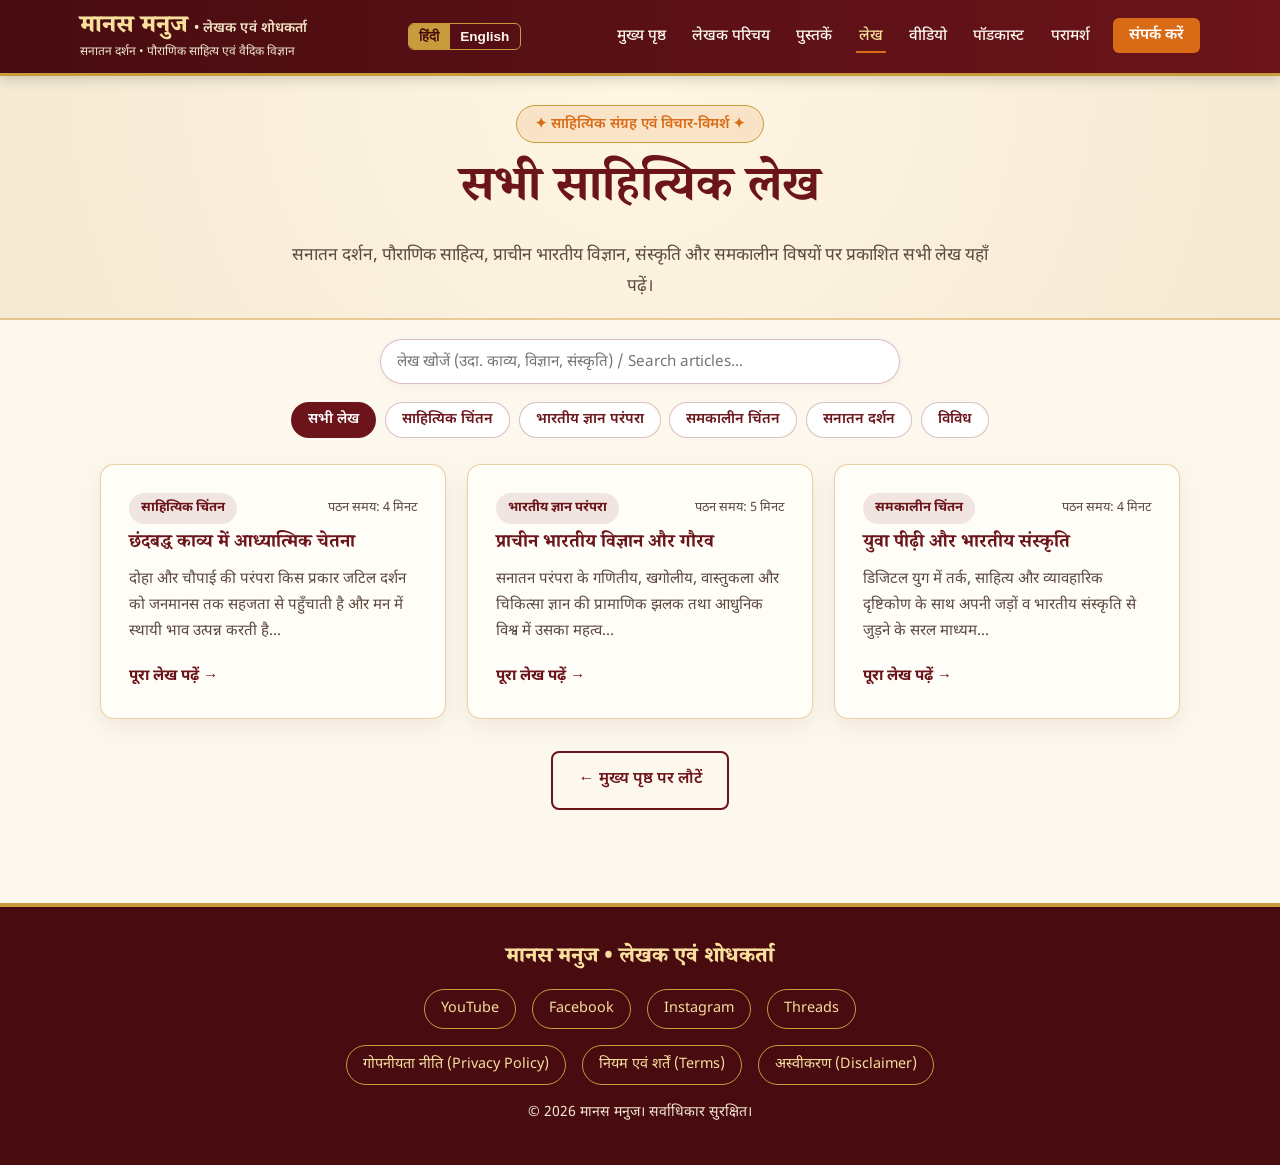
<file: articles/index.html>
<!DOCTYPE html>
<html lang="hi">
<head>
  <meta charset="UTF-8" />
  <meta name="viewport" content="width=device-width, initial-scale=1.0" />
  <title>सभी साहित्यिक लेख | मानस मनुज • लेखक एवं शोधकर्ता</title>

  <!-- Favicon -->
  <link rel="icon" type="image/jpeg" href="../images/author.jpg" />

  <meta name="description" content="मानस मनुज (लेखक एवं सनातन शोधकर्ता) के सभी साहित्यिक लेख — सनातन दर्शन, पौराणिक साहित्य, प्राचीन भारतीय विज्ञान, संस्कृति और समकालीन चिंतन।" />
  <meta name="robots" content="index, follow" />

  <link rel="preconnect" href="https://fonts.googleapis.com">
  <link rel="preconnect" href="https://fonts.gstatic.com" crossorigin>
  <link href="https://fonts.googleapis.com/css2?family=Noto+Sans+Devanagari:wght@400;500;600;700&family=Noto+Serif+Devanagari:wght@500;700;800&display=swap" rel="stylesheet">
  <link rel="stylesheet" href="../css/style.css" />

  <style>
    .articles-toolbar {
      max-width: 960px;
      margin: 0 auto 1.6rem;
    }
    .article-search-wrap {
      max-width: 520px;
      margin: 0 auto 1.1rem;
    }
    .article-search-input {
      width: 100%;
      padding: 0.72rem 1rem;
      border-radius: 999px;
      border: 1px solid rgba(122, 28, 28, 0.28);
      background: #ffffff;
      font-family: inherit;
      font-size: 0.95rem;
      color: inherit;
      outline: none;
      box-shadow: 0 2px 8px rgba(0, 0, 0, 0.04);
    }
    .article-search-input:focus {
      border-color: var(--maroon, #7a1c1c);
      box-shadow: 0 0 0 3px rgba(122, 28, 28, 0.1);
    }
    .filter-tabs {
      display: flex;
      flex-wrap: wrap;
      justify-content: center;
      gap: 0.55rem;
    }
    .filter-btn {
      padding: 0.48rem 1rem;
      border-radius: 999px;
      border: 1px solid rgba(122, 28, 28, 0.28);
      background: #ffffff;
      color: var(--maroon, #7a1c1c);
      font-family: inherit;
      font-size: 0.9rem;
      font-weight: 600;
      cursor: pointer;
      transition: all 0.2s ease;
    }
    .filter-btn.active,
    .filter-btn:hover {
      background: var(--maroon, #7a1c1c);
      color: #ffffff;
    }
    .articles-archive-grid {
      display: grid;
      grid-template-columns: repeat(auto-fill, minmax(290px, 1fr));
      gap: 1.3rem;
    }
    .article-archive-card {
      display: flex;
      flex-direction: column;
      justify-content: space-between;
      transition: transform 0.2s ease, box-shadow 0.2s ease;
    }
    .article-archive-card:hover {
      transform: translateY(-3px);
    }
    .article-meta-row {
      display: flex;
      align-items: center;
      justify-content: space-between;
      gap: 0.5rem;
      margin-bottom: 0.5rem;
      flex-wrap: wrap;
    }
    .article-read-time {
      font-size: 0.8rem;
      color: var(--text-muted, #5c4b43);
    }
    .article-archive-card h3 {
      margin: 0.25rem 0 0.55rem;
      line-height: 1.4;
    }
    .article-archive-card h3 a {
      text-decoration: none;
      color: inherit;
    }
    .article-archive-card h3 a:hover {
      color: var(--maroon, #7a1c1c);
    }
    .article-excerpt {
      margin: 0 0 1.1rem;
      color: var(--text-muted, #5c4b43);
      font-size: 0.94rem;
    }
    .article-read-link {
      color: var(--maroon, #7a1c1c);
      font-weight: 700;
      text-decoration: none;
      align-self: flex-start;
      background: none;
      border: none;
      padding: 0;
      font-family: inherit;
      font-size: 0.95rem;
      cursor: pointer;
    }
    .article-read-link:hover {
      text-decoration: underline;
    }
    .no-results-box {
      text-align: center;
      padding: 2rem 1rem;
      color: var(--text-muted, #5c4b43);
      grid-column: 1 / -1;
    }
    /* एडमिन पैनल से लिखे नए लेख पढ़ने के लिए रीडर व्यू */
    .article-reader-box {
      max-width: 820px;
      margin: 0 auto 2rem;
      padding: 1.8rem 1.5rem;
      display: none;
    }
    .reader-body {
      margin-top: 1.2rem;
      line-height: 1.85;
      font-size: 1.04rem;
      color: var(--text-dark, #2d1e17);
      white-space: pre-line;
    }
    .reader-back-btn {
      margin-bottom: 1rem;
      display: inline-block;
      cursor: pointer;
    }
  </style>
</head>
<body>

  <!-- हेडर एवं नेविगेशन मेनू -->
  <header>
    <div class="nav-container">
      <a href="../index.html#home" class="brand-title">
        <span class="brand-name-row">
          <span data-hi="मानस मनुज" data-en="Manas Manuj">मानस मनुज</span>
          <span class="brand-role" data-hi="• लेखक एवं शोधकर्ता" data-en="• Author & Researcher">• लेखक एवं शोधकर्ता</span>
        </span>
        <span class="brand-sub" data-hi="सनातन दर्शन • पौराणिक साहित्य एवं वैदिक विज्ञान" data-en="Sanatan Philosophy • Pauranik Literature & Vedic Science">सनातन दर्शन • पौराणिक साहित्य एवं वैदिक विज्ञान</span>
      </a>

      <div class="lang-switch">
        <button type="button" id="btn-hi" class="lang-btn active" onclick="setLanguage('hi')">हिंदी</button>
        <button type="button" id="btn-en" class="lang-btn" onclick="setLanguage('en')">English</button>
      </div>

      <button class="menu-toggle" onclick="toggleMenu()">☰</button>

      <nav>
        <ul id="navList">
          <li><a href="../index.html#home" data-hi="मुख्य पृष्ठ" data-en="Home">मुख्य पृष्ठ</a></li>
          <li><a href="../index.html#about" data-hi="लेखक परिचय" data-en="About">लेखक परिचय</a></li>
          <li><a href="../index.html#books" data-hi="पुस्तकें" data-en="Books">पुस्तकें</a></li>
          <li><a href="index.html" class="active" data-hi="लेख" data-en="Articles">लेख</a></li>
          <li><a href="../videos/index.html" data-hi="वीडियो" data-en="Videos">वीडियो</a></li>
          <li><a href="../podcast/index.html" data-hi="पॉडकास्ट" data-en="Podcast">पॉडकास्ट</a></li>
          <li><a href="../index.html#consultation" data-hi="परामर्श" data-en="Consultation">परामर्श</a></li>
          <li><a href="../index.html#contact" class="nav-contact-btn" data-hi="संपर्क करें" data-en="Contact Us">संपर्क करें</a></li>
        </ul>
      </nav>
    </div>
  </header>

  <!-- शीर्षक -->
  <div class="hero" style="padding: 1.8rem 1.2rem 1rem;">
    <div class="hero-inner" style="margin-bottom: 0;">
      <div class="sacred-badge" data-hi="✦ साहित्यिक संग्रह एवं विचार-विमर्श ✦" data-en="✦ Literary Archive & Reflections ✦">✦ साहित्यिक संग्रह एवं विचार-विमर्श ✦</div>
      <h1 data-hi="सभी साहित्यिक लेख" data-en="All Literary Articles">सभी साहित्यिक लेख</h1>
      <p style="max-width:700px; margin:0.45rem auto 0; color:var(--text-muted);" data-hi="सनातन दर्शन, पौराणिक साहित्य, प्राचीन भारतीय विज्ञान, संस्कृति और समकालीन विषयों पर प्रकाशित सभी लेख यहाँ पढ़ें।" data-en="Explore all published articles on Sanatan philosophy, Pauranik literature, ancient Indian science, culture, and contemporary thought.">
        सनातन दर्शन, पौराणिक साहित्य, प्राचीन भारतीय विज्ञान, संस्कृति और समकालीन विषयों पर प्रकाशित सभी लेख यहाँ पढ़ें।
      </p>
    </div>
  </div>

  <!-- मुख्य लेख सेक्शन -->
  <section style="padding-top: 1.2rem;">
    <!-- इन-पेज रीडर (एडमिन पैनल से लिखे गए नए लेखों के लिए) -->
    <article class="card article-reader-box" id="articleReader">
      <button type="button" class="btn btn-outline reader-back-btn" onclick="closeReader()" data-hi="← सभी लेखों पर लौटें" data-en="← Back to All Articles">← सभी लेखों पर लौटें</button>
      <div class="article-meta-row">
        <span class="book-badge" id="readerCategory" style="margin:0;"></span>
        <span class="article-read-time" id="readerTime"></span>
      </div>
      <h2 id="readerTitle" style="margin:0.5rem 0 0.8rem; line-height:1.4;"></h2>
      <div class="reader-body" id="readerBody"></div>
    </article>

    <!-- खोज, श्रेणी फ़िल्टर और लेखों की सूची -->
    <div id="articlesListWrap">
      <div class="articles-toolbar">
        <div class="article-search-wrap">
          <input
            type="search"
            id="articleSearch"
            class="article-search-input"
            placeholder="लेख खोजें (उदा. काव्य, विज्ञान, संस्कृति) / Search articles..."
            oninput="renderArticles()"
          />
        </div>

        <div class="filter-tabs">
          <button type="button" class="filter-btn active" onclick="filterArticles('all', this)" data-hi="सभी लेख" data-en="All Articles">सभी लेख</button>
          <button type="button" class="filter-btn" onclick="filterArticles('साहित्यिक चिंतन', this)">साहित्यिक चिंतन</button>
          <button type="button" class="filter-btn" onclick="filterArticles('भारतीय ज्ञान परंपरा', this)">भारतीय ज्ञान परंपरा</button>
          <button type="button" class="filter-btn" onclick="filterArticles('समकालीन चिंतन', this)">समकालीन चिंतन</button>
          <button type="button" class="filter-btn" onclick="filterArticles('सनातन दर्शन', this)">सनातन दर्शन</button>
          <button type="button" class="filter-btn" onclick="filterArticles('विविध', this)">विविध</button>
        </div>
      </div>

      <div class="articles-archive-grid" id="articlesGrid"></div>
    </div>

    <div style="text-align:center; margin-top:2rem;">
      <a href="../index.html#articles" class="btn btn-outline" data-hi="← मुख्य पृष्ठ पर लौटें" data-en="← Back to Home">← मुख्य पृष्ठ पर लौटें</a>
    </div>
  </section>

  <!-- फुटर -->
  <footer>
    <div class="brand-title" style="font-size:1.35rem;" data-hi="मानस मनुज • लेखक एवं शोधकर्ता" data-en="Manas Manuj • Author & Researcher">मानस मनुज • लेखक एवं शोधकर्ता</div>
    <div class="footer-links">
      <a href="https://www.youtube.com/@ManasManuj" target="_blank" rel="noopener noreferrer">YouTube</a>
      <a href="https://www.facebook.com/manasmanuj" target="_blank" rel="noopener noreferrer">Facebook</a>
      <a href="https://www.instagram.com/manasmanuj/" target="_blank" rel="noopener noreferrer">Instagram</a>
      <a href="https://www.threads.com/@manasmanuj" target="_blank" rel="noopener noreferrer">Threads</a>
    </div>
    <div class="footer-links" style="margin-top:0.5rem;">
      <a href="../legal/privacy-policy.html" data-hi="गोपनीयता नीति (Privacy Policy)" data-en="Privacy Policy">गोपनीयता नीति (Privacy Policy)</a>
      <a href="../legal/terms.html" data-hi="नियम एवं शर्तें (Terms)" data-en="Terms & Conditions">नियम एवं शर्तें (Terms)</a>
      <a href="../legal/disclaimer.html" data-hi="अस्वीकरण (Disclaimer)" data-en="Disclaimer">अस्वीकरण (Disclaimer)</a>
    </div>
    <p style="font-size:0.88rem; margin-top:0.8rem;" data-hi="© 2026 मानस मनुज। सर्वाधिकार सुरक्षित।" data-en="© 2026 Manas Manuj. All rights reserved.">© 2026 मानस मनुज। सर्वाधिकार सुरक्षित।</p>
  </footer>

  <script src="../js/main.js"></script>
  <script>
    let ARTICLES_LIST = [];
    let activeArticleCategory = "all";

    function escapeHtml(str) {
      return String(str || "")
        .replace(/&/g, "&amp;")
        .replace(/</g, "&lt;")
        .replace(/>/g, "&gt;")
        .replace(/"/g, "&quot;");
    }

    function openArticle(idx) {
      const art = ARTICLES_LIST[idx];
      if (!art) return;

      if (art.legacyFile && art.legacyFile.trim()) {
        window.location.href = art.legacyFile.trim();
        return;
      }

      document.getElementById("readerCategory").textContent = art.category || "साहित्यिक चिंतन";
      document.getElementById("readerTime").textContent = art.readTime ? `पठन समय: ${art.readTime}` : "";
      document.getElementById("readerTitle").textContent = art.title || "";
      document.getElementById("readerBody").textContent = art.body || art.excerpt || "";

      document.getElementById("articlesListWrap").style.display = "none";
      document.getElementById("articleReader").style.display = "block";
      document.getElementById("articleReader").scrollIntoView({ behavior: "smooth", block: "start" });
    }

    function closeReader() {
      document.getElementById("articleReader").style.display = "none";
      document.getElementById("articlesListWrap").style.display = "block";
    }

    function renderArticles() {
      const grid = document.getElementById("articlesGrid");
      const query = (document.getElementById("articleSearch").value || "").trim().toLowerCase();

      const filtered = ARTICLES_LIST
        .map((art, idx) => ({ art, idx }))
        .filter(({ art }) => {
          const matchesCat = activeArticleCategory === "all" || art.category === activeArticleCategory;
          if (!matchesCat) return false;
          if (!query) return true;
          const searchable = `${art.title || ""} ${art.excerpt || ""} ${art.category || ""}`.toLowerCase();
          return searchable.includes(query);
        });

      if (filtered.length === 0) {
        grid.innerHTML = `
          <div class="card no-results-box">
            <p style="margin:0;">इस श्रेणी या खोज शब्द से जुड़ा कोई लेख अभी उपलब्ध नहीं है। शीघ्र नए लेख जोड़े जाएँगे।</p>
          </div>
        `;
        return;
      }

      grid.innerHTML = filtered.map(({ art, idx }) => {
        const isLegacy = art.legacyFile && art.legacyFile.trim();
        const titleHtml = isLegacy
          ? `<a href="${escapeHtml(art.legacyFile.trim())}">${escapeHtml(art.title)}</a>`
          : `<a href="javascript:void(0)" onclick="openArticle(${idx})">${escapeHtml(art.title)}</a>`;
        const linkHtml = isLegacy
          ? `<a href="${escapeHtml(art.legacyFile.trim())}" class="article-read-link">पूरा लेख पढ़ें →</a>`
          : `<button type="button" class="article-read-link" onclick="openArticle(${idx})">पूरा लेख पढ़ें →</button>`;

        return `
          <article class="card article-archive-card">
            <div>
              <div class="article-meta-row">
                <span class="book-badge" style="margin:0;">${escapeHtml(art.category || "साहित्यिक चिंतन")}</span>
                ${art.readTime ? `<span class="article-read-time">पठन समय: ${escapeHtml(art.readTime)}</span>` : ""}
              </div>
              <h3>${titleHtml}</h3>
              <p class="article-excerpt">${escapeHtml(art.excerpt || "")}</p>
            </div>
            ${linkHtml}
          </article>
        `;
      }).join("");
    }

    function filterArticles(category, btnEl) {
      activeArticleCategory = category;
      document.querySelectorAll(".filter-btn").forEach((b) => b.classList.remove("active"));
      if (btnEl) btnEl.classList.add("active");
      renderArticles();
    }

    async function loadArticlesFromData() {
      try {
        const res = await fetch(`../data/articles.json?v=${Date.now()}`, { cache: "no-store" });
        const data = await res.json();
        ARTICLES_LIST = Array.isArray(data.items) ? data.items : [];
      } catch (err) {
        ARTICLES_LIST = [];
      }
      renderArticles();
    }

    window.addEventListener("DOMContentLoaded", loadArticlesFromData);
  </script>
</body>
</html>
</file>
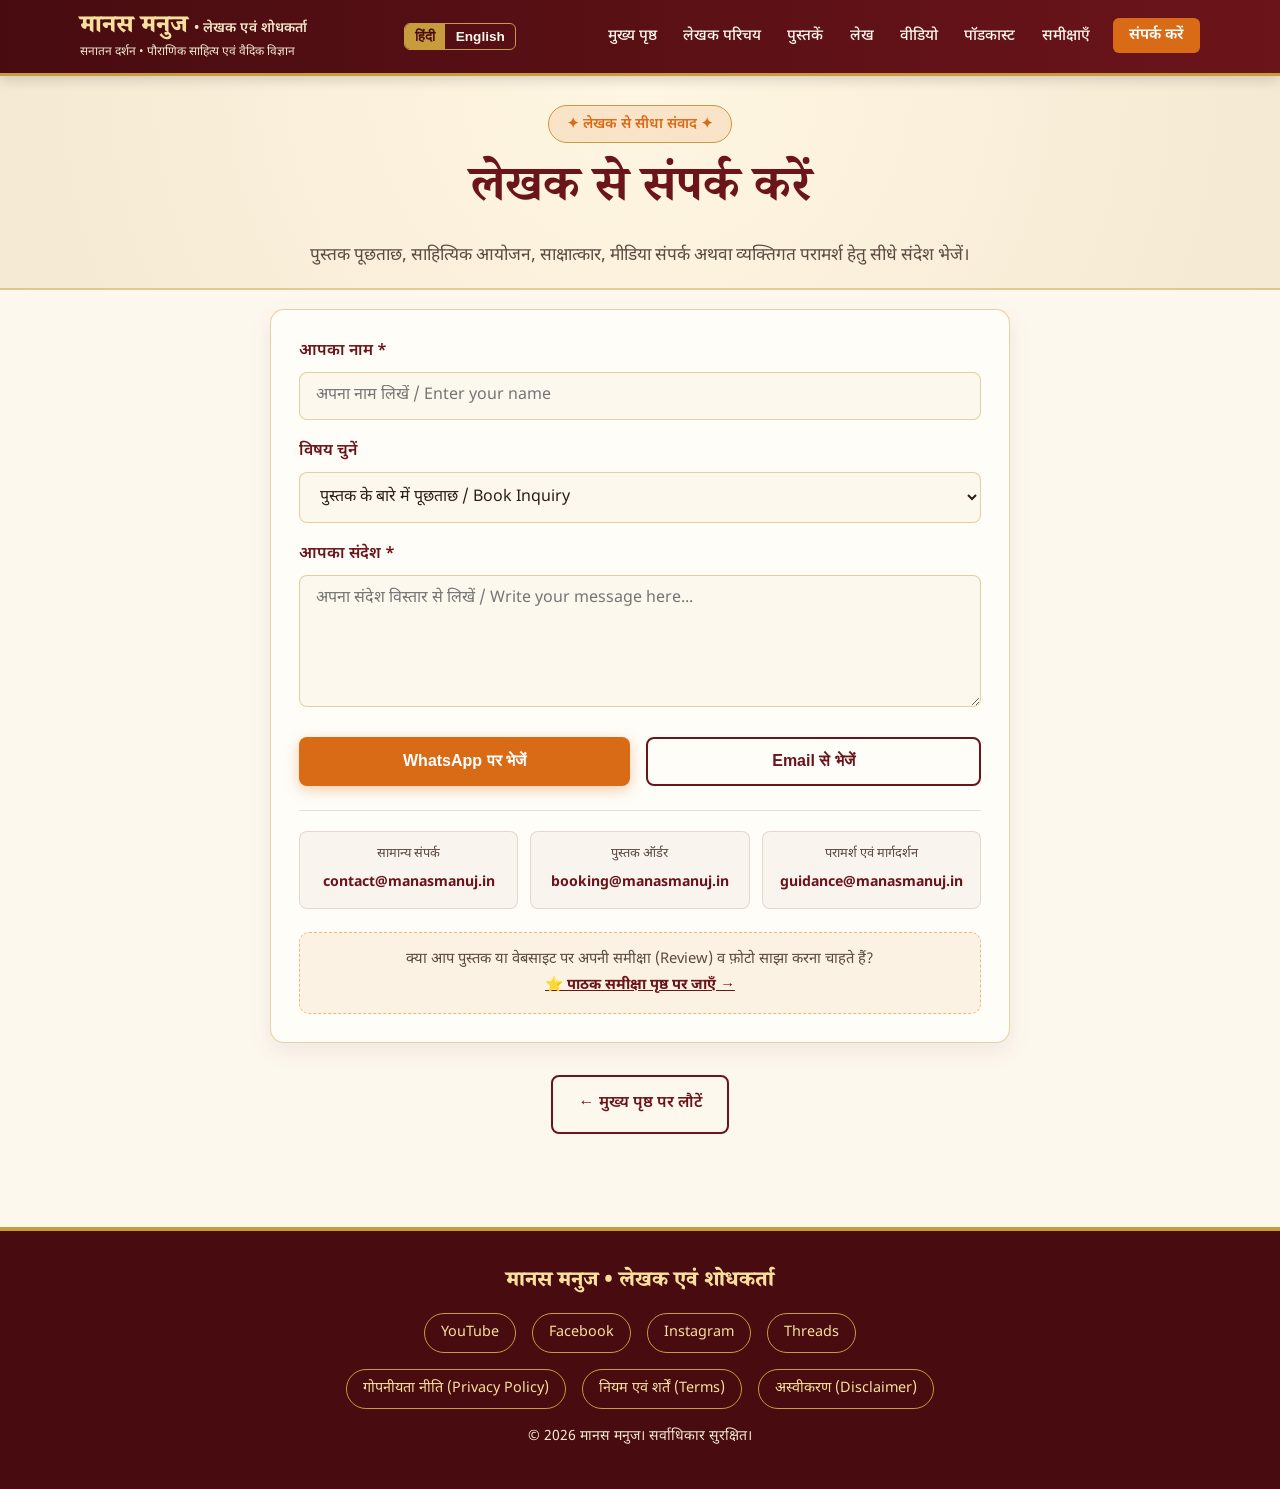
<file: contact/index.html>
<!DOCTYPE html>
<html lang="hi">
<head>
  <meta charset="UTF-8" />
  <meta name="viewport" content="width=device-width, initial-scale=1.0" />
  <title>संपर्क करें (Contact Us) | मानस मनुज • लेखक एवं शोधकर्ता</title>

  <!-- Favicon -->
  <link rel="icon" type="image/jpeg" href="../images/author.jpg" />

  <meta name="description" content="मानस मनुज (लेखक एवं सनातन शोधकर्ता) से सीधे संपर्क करें — पुस्तक पूछताछ, साहित्यिक कार्यक्रम, साक्षात्कार एवं व्यक्तिगत परामर्श हेतु।" />
  <meta name="robots" content="index, follow" />

  <link rel="preconnect" href="https://fonts.googleapis.com">
  <link rel="preconnect" href="https://fonts.gstatic.com" crossorigin>
  <link href="https://fonts.googleapis.com/css2?family=Noto+Sans+Devanagari:wght@400;500;600;700&family=Noto+Serif+Devanagari:wght@500;700;800&display=swap" rel="stylesheet">
  <link rel="stylesheet" href="../css/style.css" />

  <style>
    .official-emails-grid {
      display: grid;
      grid-template-columns: repeat(auto-fit, minmax(200px, 1fr));
      gap: 0.75rem;
      margin-top: 1.5rem;
      padding-top: 1.25rem;
      border-top: 1px solid rgba(122, 28, 28, 0.14);
    }
    .email-info-item {
      background: rgba(122, 28, 28, 0.04);
      border: 1px solid rgba(122, 28, 28, 0.14);
      border-radius: 8px;
      padding: 0.7rem 0.85rem;
      text-align: center;
    }
    .email-info-label {
      display: block;
      font-size: 0.8rem;
      color: var(--text-muted, #5c4b43);
      margin-bottom: 0.22rem;
    }
    .email-info-link {
      font-size: 0.88rem;
      font-weight: 700;
      color: var(--maroon, #7a1c1c);
      text-decoration: none;
      word-break: break-all;
    }
    .email-info-link:hover {
      text-decoration: underline;
    }
    .review-redirect-note {
      margin-top: 1.4rem;
      padding: 0.9rem 1rem;
      border-radius: 10px;
      background: rgba(217, 119, 6, 0.08);
      border: 1px dashed rgba(217, 119, 6, 0.45);
      text-align: center;
      font-size: 0.92rem;
      color: var(--text-muted, #5c4b43);
    }
    .review-redirect-note a {
      color: var(--maroon, #7a1c1c);
      font-weight: 700;
      text-decoration: underline;
    }
  </style>
</head>
<body>

  <!-- हेडर एवं नेविगेशन मेनू -->
  <header>
    <div class="nav-container">
      <a href="../index.html#home" class="brand-title">
        <span class="brand-name-row">
          <span data-hi="मानस मनुज" data-en="Manas Manuj">मानस मनुज</span>
          <span class="brand-role" data-hi="• लेखक एवं शोधकर्ता" data-en="• Author & Researcher">• लेखक एवं शोधकर्ता</span>
        </span>
        <span class="brand-sub" data-hi="सनातन दर्शन • पौराणिक साहित्य एवं वैदिक विज्ञान" data-en="Sanatan Philosophy • Pauranik Literature & Vedic Science">सनातन दर्शन • पौराणिक साहित्य एवं वैदिक विज्ञान</span>
      </a>

      <div class="lang-switch">
        <button type="button" id="btn-hi" class="lang-btn active" onclick="setLanguage('hi')">हिंदी</button>
        <button type="button" id="btn-en" class="lang-btn" onclick="setLanguage('en')">English</button>
      </div>

      <button class="menu-toggle" onclick="toggleMenu()">☰</button>

      <nav>
        <ul id="navList">
          <li><a href="../index.html#home" data-hi="मुख्य पृष्ठ" data-en="Home">मुख्य पृष्ठ</a></li>
          <li><a href="../index.html#about" data-hi="लेखक परिचय" data-en="About">लेखक परिचय</a></li>
          <li><a href="../index.html#books" data-hi="पुस्तकें" data-en="Books">पुस्तकें</a></li>
          <li><a href="../articles/index.html" data-hi="लेख" data-en="Articles">लेख</a></li>
          <li><a href="../videos/index.html" data-hi="वीडियो" data-en="Videos">वीडियो</a></li>
          <li><a href="../podcast/index.html" data-hi="पॉडकास्ट" data-en="Podcast">पॉडकास्ट</a></li>
          <li><a href="../reviews/index.html" data-hi="समीक्षाएँ" data-en="Reviews">समीक्षाएँ</a></li>
          <li><a href="index.html" class="nav-contact-btn active" data-hi="संपर्क करें" data-en="Contact Us">संपर्क करें</a></li>
        </ul>
      </nav>
    </div>
  </header>

  <!-- शीर्षक -->
  <div class="hero" style="padding: 1.8rem 1.2rem 1rem;">
    <div class="hero-inner" style="margin-bottom: 0;">
      <div class="sacred-badge" data-hi="✦ लेखक से सीधा संवाद ✦" data-en="✦ Direct Communication ✦">✦ लेखक से सीधा संवाद ✦</div>
      <h1 data-hi="लेखक से संपर्क करें" data-en="Contact the Author">लेखक से संपर्क करें</h1>
      <p style="max-width:680px; margin:0.45rem auto 0; color:var(--text-muted);" data-hi="पुस्तक पूछताछ, साहित्यिक आयोजन, साक्षात्कार, मीडिया संपर्क अथवा व्यक्तिगत परामर्श हेतु सीधे संदेश भेजें।" data-en="Reach out directly for book inquiries, literary events, interviews, media collaborations, or personal consultation.">
        पुस्तक पूछताछ, साहित्यिक आयोजन, साक्षात्कार, मीडिया संपर्क अथवा व्यक्तिगत परामर्श हेतु सीधे संदेश भेजें।
      </p>
    </div>
  </div>

  <!-- संपर्क फ़ॉर्म -->
  <section style="padding-top: 1.2rem;">
    <div class="card" style="max-width:740px; margin:auto;">
      <div class="form-group">
        <label for="visitorName" data-hi="आपका नाम *" data-en="Your Name *">आपका नाम *</label>
        <input type="text" id="visitorName" placeholder="अपना नाम लिखें / Enter your name" />
      </div>

      <div class="form-group">
        <label for="visitorTopic" data-hi="विषय चुनें" data-en="Select Subject">विषय चुनें</label>
        <select id="visitorTopic">
          <option value="पुस्तक के बारे में पूछताछ">पुस्तक के बारे में पूछताछ / Book Inquiry</option>
          <option value="साहित्यिक कार्यक्रम / साक्षात्कार">साहित्यिक कार्यक्रम / साक्षात्कार (Event & Interview)</option>
          <option value="व्यक्तिगत परामर्श सत्र">व्यक्तिगत परामर्श सत्र / Personal Consultation</option>
          <option value="प्रकाशन एवं मीडिया संपर्क">प्रकाशन एवं मीडिया संपर्क / Publishing & Media</option>
          <option value="अन्य विषय">अन्य विषय / Other Inquiry</option>
        </select>
      </div>

      <div class="form-group">
        <label for="visitorMessage" data-hi="आपका संदेश *" data-en="Your Message *">आपका संदेश *</label>
        <textarea id="visitorMessage" rows="5" placeholder="अपना संदेश विस्तार से लिखें / Write your message here..."></textarea>
      </div>

      <div class="btn-group">
        <button type="button" class="btn btn-primary" style="flex:1;" onclick="sendContactMessage('whatsapp')" data-hi="WhatsApp पर भेजें" data-en="Send on WhatsApp">WhatsApp पर भेजें</button>
        <button type="button" class="btn btn-outline" style="flex:1;" onclick="sendContactMessage('email')" data-hi="Email से भेजें" data-en="Send via Email">Email से भेजें</button>
      </div>

      <!-- आधिकारिक विभागवार ईमेल पते -->
      <div class="official-emails-grid">
        <div class="email-info-item">
          <span class="email-info-label" data-hi="सामान्य संपर्क" data-en="General Inquiries">सामान्य संपर्क</span>
          <a href="mailto:contact@manasmanuj.in" class="email-info-link">contact@manasmanuj.in</a>
        </div>
        <div class="email-info-item">
          <span class="email-info-label" data-hi="पुस्तक ऑर्डर" data-en="Book Orders">पुस्तक ऑर्डर</span>
          <a href="mailto:booking@manasmanuj.in" class="email-info-link">booking@manasmanuj.in</a>
        </div>
        <div class="email-info-item">
          <span class="email-info-label" data-hi="परामर्श एवं मार्गदर्शन" data-en="Consultation & Guidance">परामर्श एवं मार्गदर्शन</span>
          <a href="mailto:guidance@manasmanuj.in" class="email-info-link">guidance@manasmanuj.in</a>
        </div>
      </div>

      <div class="review-redirect-note">
        <span data-hi="क्या आप पुस्तक या वेबसाइट पर अपनी समीक्षा (Review) व फ़ोटो साझा करना चाहते हैं?" data-en="Want to share a book review or reader photo?">क्या आप पुस्तक या वेबसाइट पर अपनी समीक्षा (Review) व फ़ोटो साझा करना चाहते हैं?</span>
        <br />
        <a href="../reviews/index.html" data-hi="⭐ पाठक समीक्षा पृष्ठ पर जाएँ →" data-en="⭐ Go to Reader Reviews Page →">⭐ पाठक समीक्षा पृष्ठ पर जाएँ →</a>
      </div>
    </div>

    <div style="text-align:center; margin-top:2rem;">
      <a href="../index.html" class="btn btn-outline" data-hi="← मुख्य पृष्ठ पर लौटें" data-en="← Back to Home">← मुख्य पृष्ठ पर लौटें</a>
    </div>
  </section>

  <!-- फुटर -->
  <footer>
    <div class="brand-title" style="font-size:1.35rem;" data-hi="मानस मनुज • लेखक एवं शोधकर्ता" data-en="Manas Manuj • Author & Researcher">मानस मनुज • लेखक एवं शोधकर्ता</div>
    <div class="footer-links">
      <a href="https://www.youtube.com/@ManasManuj" target="_blank" rel="noopener noreferrer">YouTube</a>
      <a href="https://www.facebook.com/manasmanuj" target="_blank" rel="noopener noreferrer">Facebook</a>
      <a href="https://www.instagram.com/manasmanuj/" target="_blank" rel="noopener noreferrer">Instagram</a>
      <a href="https://www.threads.com/@manasmanuj" target="_blank" rel="noopener noreferrer">Threads</a>
    </div>
    <div class="footer-links" style="margin-top:0.5rem;">
      <a href="../legal/privacy-policy.html" data-hi="गोपनीयता नीति (Privacy Policy)" data-en="Privacy Policy">गोपनीयता नीति (Privacy Policy)</a>
      <a href="../legal/terms.html" data-hi="नियम एवं शर्तें (Terms)" data-en="Terms & Conditions">नियम एवं शर्तें (Terms)</a>
      <a href="../legal/disclaimer.html" data-hi="अस्वीकरण (Disclaimer)" data-en="Disclaimer">अस्वीकरण (Disclaimer)</a>
    </div>
    <p style="font-size:0.88rem; margin-top:0.8rem;" data-hi="© 2026 मानस मनुज। सर्वाधिकार सुरक्षित।" data-en="© 2026 Manas Manuj. All rights reserved.">© 2026 मानस मनुज। सर्वाधिकार सुरक्षित।</p>
  </footer>

  <script src="../js/main.js"></script>
</body>
</html>
</file>
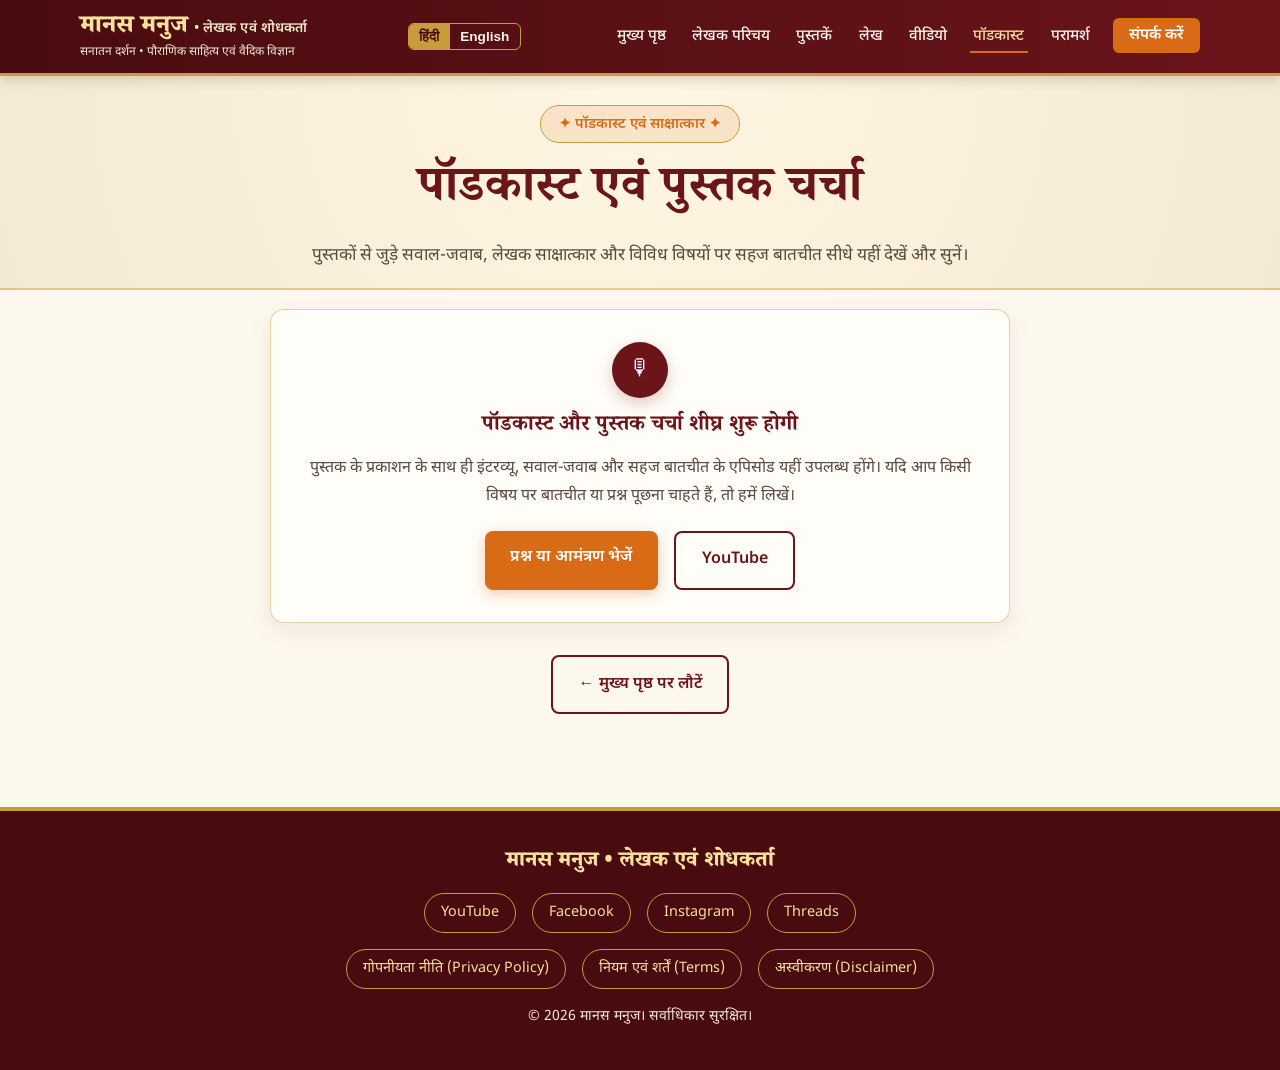
<file: podcast/index.html>
<!DOCTYPE html>
<html lang="hi">
<head>
  <meta charset="UTF-8" />
  <meta name="viewport" content="width=device-width, initial-scale=1.0" />
  <title>पॉडकास्ट एवं बातचीत | मानस मनुज • लेखक एवं शोधकर्ता</title>

  <!-- Favicon -->
  <link rel="icon" type="image/jpeg" href="../images/author.jpg" />

  <meta name="description" content="मानस मनुज (लेखक एवं सनातन शोधकर्ता) — पुस्तक चर्चा, लेखक साक्षात्कार और सहज बातचीत के पॉडकास्ट एपिसोड सीधे यहीं सुनें और देखें।" />
  <meta name="robots" content="index, follow" />

  <link rel="preconnect" href="https://fonts.googleapis.com">
  <link rel="preconnect" href="https://fonts.gstatic.com" crossorigin>
  <link href="https://fonts.googleapis.com/css2?family=Noto+Sans+Devanagari:wght@400;500;600;700&family=Noto+Serif+Devanagari:wght@500;700;800&display=swap" rel="stylesheet">
  <link rel="stylesheet" href="../css/style.css" />

  <style>
    .podcast-stage-card {
      max-width: 880px;
      margin: 0 auto 1.6rem;
      padding: 1.35rem;
    }
    .podcast-player-box {
      width: 100%;
      border-radius: 10px;
      overflow: hidden;
      background: linear-gradient(135deg, rgba(122, 28, 28, 0.08), rgba(217, 119, 6, 0.12));
      border: 1px solid rgba(122, 28, 28, 0.2);
      padding: 1.2rem;
      text-align: center;
      margin-bottom: 1rem;
    }
    .podcast-player-box iframe {
      width: 100%;
      border: 0;
      border-radius: 8px;
      display: block;
    }
    .podcast-player-box audio {
      width: 100%;
      margin-top: 0.65rem;
    }
    .podcast-video-wrap {
      position: relative;
      width: 100%;
      aspect-ratio: 16 / 9;
      border-radius: 8px;
      overflow: hidden;
    }
    .podcast-video-wrap iframe {
      position: absolute;
      inset: 0;
      width: 100%;
      height: 100%;
    }
    .podcast-mic-icon {
      display: inline-flex;
      align-items: center;
      justify-content: center;
      width: 56px;
      height: 56px;
      border-radius: 50%;
      background: var(--maroon, #7a1c1c);
      color: #ffffff;
      font-size: 1.4rem;
      margin-bottom: 0.7rem;
      box-shadow: 0 6px 16px rgba(122, 28, 28, 0.22);
    }
    .episode-list {
      max-width: 880px;
      margin: 0 auto;
      display: flex;
      flex-direction: column;
      gap: 1rem;
    }
    .episode-card {
      cursor: pointer;
      padding: 1.15rem 1.25rem;
      display: flex;
      align-items: center;
      justify-content: space-between;
      gap: 1rem;
      transition: transform 0.2s ease, border-color 0.2s ease, box-shadow 0.2s ease;
    }
    .episode-card:hover {
      transform: translateY(-2px);
    }
    .episode-card.playing {
      border: 2px solid var(--maroon, #7a1c1c);
      box-shadow: 0 8px 20px rgba(122, 28, 28, 0.14);
    }
    .episode-meta {
      display: flex;
      flex-wrap: wrap;
      align-items: center;
      gap: 0.5rem;
      margin-bottom: 0.35rem;
    }
    .episode-num {
      font-size: 0.78rem;
      font-weight: 700;
      color: var(--maroon, #7a1c1c);
      background: rgba(122, 28, 28, 0.1);
      padding: 0.2rem 0.65rem;
      border-radius: 999px;
    }
    .episode-host {
      font-size: 0.82rem;
      color: var(--text-muted, #5c4b43);
      font-weight: 500;
    }
    .episode-card h3 {
      font-size: 1.08rem;
      margin: 0 0 0.3rem;
    }
    .episode-card p {
      font-size: 0.92rem;
      color: var(--text-muted, #5c4b43);
      margin: 0;
    }
    .episode-play-btn {
      flex-shrink: 0;
      width: 44px;
      height: 44px;
      border-radius: 50%;
      border: none;
      background: var(--maroon, #7a1c1c);
      color: #ffffff;
      font-size: 1rem;
      cursor: pointer;
      display: inline-flex;
      align-items: center;
      justify-content: center;
      box-shadow: 0 4px 10px rgba(122, 28, 28, 0.24);
    }
    .empty-state-card {
      max-width: 740px;
      margin: 0 auto;
      text-align: center;
      padding: 2rem 1.4rem;
    }
    @media (max-width: 600px) {
      .episode-card {
        flex-direction: column;
        align-items: flex-start;
      }
      .episode-play-btn {
        align-self: flex-end;
      }
    }
  </style>
</head>
<body>

  <!-- हेडर एवं नेविगेशन मेनू -->
  <header>
    <div class="nav-container">
      <a href="../index.html#home" class="brand-title">
        <span class="brand-name-row">
          <span data-hi="मानस मनुज" data-en="Manas Manuj">मानस मनुज</span>
          <span class="brand-role" data-hi="• लेखक एवं शोधकर्ता" data-en="• Author & Researcher">• लेखक एवं शोधकर्ता</span>
        </span>
        <span class="brand-sub" data-hi="सनातन दर्शन • पौराणिक साहित्य एवं वैदिक विज्ञान" data-en="Sanatan Philosophy • Pauranik Literature & Vedic Science">सनातन दर्शन • पौराणिक साहित्य एवं वैदिक विज्ञान</span>
      </a>

      <div class="lang-switch">
        <button type="button" id="btn-hi" class="lang-btn active" onclick="setLanguage('hi')">हिंदी</button>
        <button type="button" id="btn-en" class="lang-btn" onclick="setLanguage('en')">English</button>
      </div>

      <button class="menu-toggle" onclick="toggleMenu()">☰</button>

      <nav>
        <ul id="navList">
          <li><a href="../index.html#home" data-hi="मुख्य पृष्ठ" data-en="Home">मुख्य पृष्ठ</a></li>
          <li><a href="../index.html#about" data-hi="लेखक परिचय" data-en="About">लेखक परिचय</a></li>
          <li><a href="../index.html#books" data-hi="पुस्तकें" data-en="Books">पुस्तकें</a></li>
          <li><a href="../articles/index.html" data-hi="लेख" data-en="Articles">लेख</a></li>
          <li><a href="../videos/index.html" data-hi="वीडियो" data-en="Videos">वीडियो</a></li>
          <li><a href="index.html" class="active" data-hi="पॉडकास्ट" data-en="Podcast">पॉडकास्ट</a></li>
          <li><a href="../index.html#consultation" data-hi="परामर्श" data-en="Consultation">परामर्श</a></li>
          <li><a href="../index.html#contact" class="nav-contact-btn" data-hi="संपर्क करें" data-en="Contact Us">संपर्क करें</a></li>
        </ul>
      </nav>
    </div>
  </header>

  <!-- शीर्षक -->
  <div class="hero" style="padding: 1.8rem 1.2rem 1rem;">
    <div class="hero-inner" style="margin-bottom: 0;">
      <div class="sacred-badge" data-hi="✦ पॉडकास्ट एवं साक्षात्कार ✦" data-en="✦ Podcast & Conversations ✦">✦ पॉडकास्ट एवं साक्षात्कार ✦</div>
      <h1 data-hi="पॉडकास्ट एवं पुस्तक चर्चा" data-en="Podcast & Book Conversations">पॉडकास्ट एवं पुस्तक चर्चा</h1>
      <p style="max-width:700px; margin:0.45rem auto 0; color:var(--text-muted);" data-hi="पुस्तकों से जुड़े सवाल-जवाब, लेखक साक्षात्कार और विविध विषयों पर सहज बातचीत सीधे यहीं देखें और सुनें।" data-en="Watch and listen to book Q&A sessions, author interviews, and candid conversations directly here.">
        पुस्तकों से जुड़े सवाल-जवाब, लेखक साक्षात्कार और विविध विषयों पर सहज बातचीत सीधे यहीं देखें और सुनें।
      </p>
    </div>
  </div>

  <!-- मुख्य पॉडकास्ट सेक्शन -->
  <section style="padding-top: 1.2rem;">
    <!-- खाली स्थिति (जब तक एडमिन पैनल से पहला एपिसोड न जोड़ा जाए) -->
    <div class="card empty-state-card" id="podcastEmptyState" style="display:none;">
      <div class="podcast-mic-icon">🎙</div>
      <h2 style="margin-bottom:0.5rem; font-size:1.35rem;" data-hi="पॉडकास्ट और पुस्तक चर्चा शीघ्र शुरू होगी" data-en="Podcast & Book Discussions Starting Soon">पॉडकास्ट और पुस्तक चर्चा शीघ्र शुरू होगी</h2>
      <p style="color:var(--text-muted); margin-bottom:1.25rem;" data-hi="पुस्तक के प्रकाशन के साथ ही इंटरव्यू, सवाल-जवाब और सहज बातचीत के एपिसोड यहीं उपलब्ध होंगे। यदि आप किसी विषय पर बातचीत या प्रश्न पूछना चाहते हैं, तो हमें लिखें।" data-en="With the upcoming book release, interviews, Q&As, and candid podcast episodes will appear here. Feel free to send your questions or invite for a podcast.">
        पुस्तक के प्रकाशन के साथ ही इंटरव्यू, सवाल-जवाब और सहज बातचीत के एपिसोड यहीं उपलब्ध होंगे। यदि आप किसी विषय पर बातचीत या प्रश्न पूछना चाहते हैं, तो हमें लिखें।
      </p>
      <div class="btn-group" style="justify-content:center;">
        <a href="../index.html#contact" class="btn btn-primary" data-hi="प्रश्न या आमंत्रण भेजें" data-en="Send Question or Invite">प्रश्न या आमंत्रण भेजें</a>
        <a href="https://www.youtube.com/@ManasManuj" target="_blank" rel="noopener noreferrer" class="btn btn-outline">YouTube</a>
      </div>
    </div>

    <!-- पॉडकास्ट प्लेयर और एपिसोड सूची (एपिसोड जुड़ने पर अपने-आप दिखेगा) -->
    <div id="podcastWrap" style="display:none;">
      <div class="card podcast-stage-card" id="podcastStageCard">
        <div class="podcast-player-box" id="podcastPlayerBox"></div>
        <div>
          <span class="book-badge" id="epStageHost" style="display:none;"></span>
          <h2 id="epStageTitle" style="margin:0.4rem 0 0.35rem; font-size:1.35rem;"></h2>
          <p id="epStageDesc" style="margin:0; color:var(--text-muted);"></p>
        </div>
      </div>

      <div class="episode-list" id="episodeList"></div>

      <!-- प्रश्न / पॉडकास्ट आमंत्रण बॉक्स -->
      <div class="card" style="max-width:880px; margin:1.8rem auto 0; text-align:center;">
        <h3 style="margin-bottom:0.45rem;" data-hi="पॉडकास्ट के लिए प्रश्न या आमंत्रण भेजें" data-en="Send a Question or Podcast Invitation">पॉडकास्ट के लिए प्रश्न या आमंत्रण भेजें</h3>
        <p style="margin-bottom:1rem; color:var(--text-muted);" data-hi="पुस्तक से जुड़े किसी प्रश्न या पॉडकास्ट साक्षात्कार के लिए आप सीधे संपर्क कर सकते हैं।" data-en="Reach out directly with questions about the book or for podcast interview collaborations.">
          पुस्तक से जुड़े किसी प्रश्न या पॉडकास्ट साक्षात्कार के लिए आप सीधे संपर्क कर सकते हैं।
        </p>
        <a href="../index.html#contact" class="btn btn-primary" data-hi="संपर्क करें" data-en="Contact Us">संपर्क करें</a>
      </div>
    </div>

    <div style="text-align:center; margin-top:2rem;">
      <a href="../index.html#podcast" class="btn btn-outline" data-hi="← मुख्य पृष्ठ पर लौटें" data-en="← Back to Home">← मुख्य पृष्ठ पर लौटें</a>
    </div>
  </section>

  <!-- फुटर -->
  <footer>
    <div class="brand-title" style="font-size:1.35rem;" data-hi="मानस मनुज • लेखक एवं शोधकर्ता" data-en="Manas Manuj • Author & Researcher">मानस मनुज • लेखक एवं शोधकर्ता</div>
    <div class="footer-links">
      <a href="https://www.youtube.com/@ManasManuj" target="_blank" rel="noopener noreferrer">YouTube</a>
      <a href="https://www.facebook.com/manasmanuj" target="_blank" rel="noopener noreferrer">Facebook</a>
      <a href="https://www.instagram.com/manasmanuj/" target="_blank" rel="noopener noreferrer">Instagram</a>
      <a href="https://www.threads.com/@manasmanuj" target="_blank" rel="noopener noreferrer">Threads</a>
    </div>
    <div class="footer-links" style="margin-top:0.5rem;">
      <a href="../legal/privacy-policy.html" data-hi="गोपनीयता नीति (Privacy Policy)" data-en="Privacy Policy">गोपनीयता नीति (Privacy Policy)</a>
      <a href="../legal/terms.html" data-hi="नियम एवं शर्तें (Terms)" data-en="Terms & Conditions">नियम एवं शर्तें (Terms)</a>
      <a href="../legal/disclaimer.html" data-hi="अस्वीकरण (Disclaimer)" data-en="Disclaimer">अस्वीकरण (Disclaimer)</a>
    </div>
    <p style="font-size:0.88rem; margin-top:0.8rem;" data-hi="© 2026 मानस मनुज। सर्वाधिकार सुरक्षित।" data-en="© 2026 Manas Manuj. All rights reserved.">© 2026 मानस मनुज। सर्वाधिकार सुरक्षित।</p>
  </footer>

  <script src="../js/main.js"></script>
  <script>
    let PODCAST_LIST = [];
    let activeEpisodeIdx = -1;

    function escapeHtml(str) {
      return String(str || "")
        .replace(/&/g, "&amp;")
        .replace(/</g, "&lt;")
        .replace(/>/g, "&gt;")
        .replace(/"/g, "&quot;");
    }

    function buildPlayerHtml(ep) {
      const url = (ep.mediaUrl || "").trim();

      // YouTube लिंक
      const ytMatch = url.match(/(?:youtube\.com\/(?:watch\?v=|embed\/|shorts\/|live\/)|youtu\.be\/)([A-Za-z0-9_-]{11})/);
      if (ytMatch && ytMatch[1]) {
        return `
          <div class="podcast-video-wrap">
            <iframe src="https://www.youtube.com/embed/${ytMatch[1]}?rel=0" title="${escapeHtml(ep.title)}" allow="accelerometer; autoplay; clipboard-write; encrypted-media; gyroscope; picture-in-picture; web-share" allowfullscreen></iframe>
          </div>
        `;
      }

      // Facebook वीडियो लिंक
      if (url.includes("facebook.com") || url.includes("fb.watch")) {
        return `
          <div class="podcast-video-wrap">
            <iframe src="https://www.facebook.com/plugins/video.php?href=${encodeURIComponent(url)}&show_text=false&t=0" title="${escapeHtml(ep.title)}" allowfullscreen></iframe>
          </div>
        `;
      }

      // Spotify एपिसोड या शो लिंक
      if (url.includes("open.spotify.com/")) {
        const spotifyEmbed = url.includes("/embed/")
          ? url
          : url.replace("open.spotify.com/", "open.spotify.com/embed/");
        return `<iframe src="${spotifyEmbed}" height="152" allow="autoplay; clipboard-write; encrypted-media; fullscreen; picture-in-picture" loading="lazy"></iframe>`;
      }

      // सीधा ऑडियो लिंक (.mp3, .wav, .m4a, .ogg)
      return `
        <div class="podcast-mic-icon">🎙</div>
        <h3 style="margin-bottom:0.4rem;">${escapeHtml(ep.title)}</h3>
        <audio controls preload="metadata">
          <source src="${escapeHtml(url)}" />
          आपका ब्राउज़र ऑडियो प्लेयर का समर्थन नहीं करता।
        </audio>
      `;
    }

    function selectEpisode(idx, shouldScroll = true) {
      const ep = PODCAST_LIST[idx];
      if (!ep) return;

      activeEpisodeIdx = idx;
      document.getElementById("podcastPlayerBox").innerHTML = buildPlayerHtml(ep);

      const hostBadge = document.getElementById("epStageHost");
      if (ep.host && ep.host.trim()) {
        hostBadge.textContent = ep.host;
        hostBadge.style.display = "inline-block";
      } else {
        hostBadge.style.display = "none";
      }

      document.getElementById("epStageTitle").textContent = ep.title || "पॉडकास्ट एपिसोड";

      const descEl = document.getElementById("epStageDesc");
      if (ep.desc && ep.desc.trim()) {
        descEl.textContent = ep.desc;
        descEl.style.display = "block";
      } else {
        descEl.style.display = "none";
      }

      renderEpisodes();
      if (shouldScroll) {
        document.getElementById("podcastStageCard").scrollIntoView({ behavior: "smooth", block: "start" });
      }
    }

    function renderEpisodes() {
      const container = document.getElementById("episodeList");
      container.innerHTML = PODCAST_LIST.map((ep, idx) => {
        const isPlaying = idx === activeEpisodeIdx;
        const epNum = String(idx + 1).padStart(2, "0");
        return `
          <div class="card episode-card ${isPlaying ? "playing" : ""}" onclick="selectEpisode(${idx}, true)">
            <div>
              <div class="episode-meta">
                <span class="episode-num">एपिसोड ${epNum}</span>
                ${ep.host ? `<span class="episode-host">• ${escapeHtml(ep.host)}</span>` : ""}
              </div>
              <h3>${escapeHtml(ep.title)}</h3>
              ${ep.desc ? `<p>${escapeHtml(ep.desc)}</p>` : ""}
            </div>
            <button type="button" class="episode-play-btn" aria-label="Play Episode">▶</button>
          </div>
        `;
      }).join("");
    }

    async function loadPodcastsFromData() {
      try {
        const res = await fetch(`../data/podcasts.json?v=${Date.now()}`, { cache: "no-store" });
        const data = await res.json();
        PODCAST_LIST = Array.isArray(data.items)
          ? data.items.filter((ep) => ep && ep.mediaUrl && ep.mediaUrl.trim())
          : [];
      } catch (err) {
        PODCAST_LIST = [];
      }

      if (PODCAST_LIST.length === 0) {
        document.getElementById("podcastEmptyState").style.display = "block";
        document.getElementById("podcastWrap").style.display = "none";
      } else {
        document.getElementById("podcastEmptyState").style.display = "none";
        document.getElementById("podcastWrap").style.display = "block";
        selectEpisode(0, false);
      }
    }

    window.addEventListener("DOMContentLoaded", loadPodcastsFromData);
  </script>
</body>
</html>
</file>
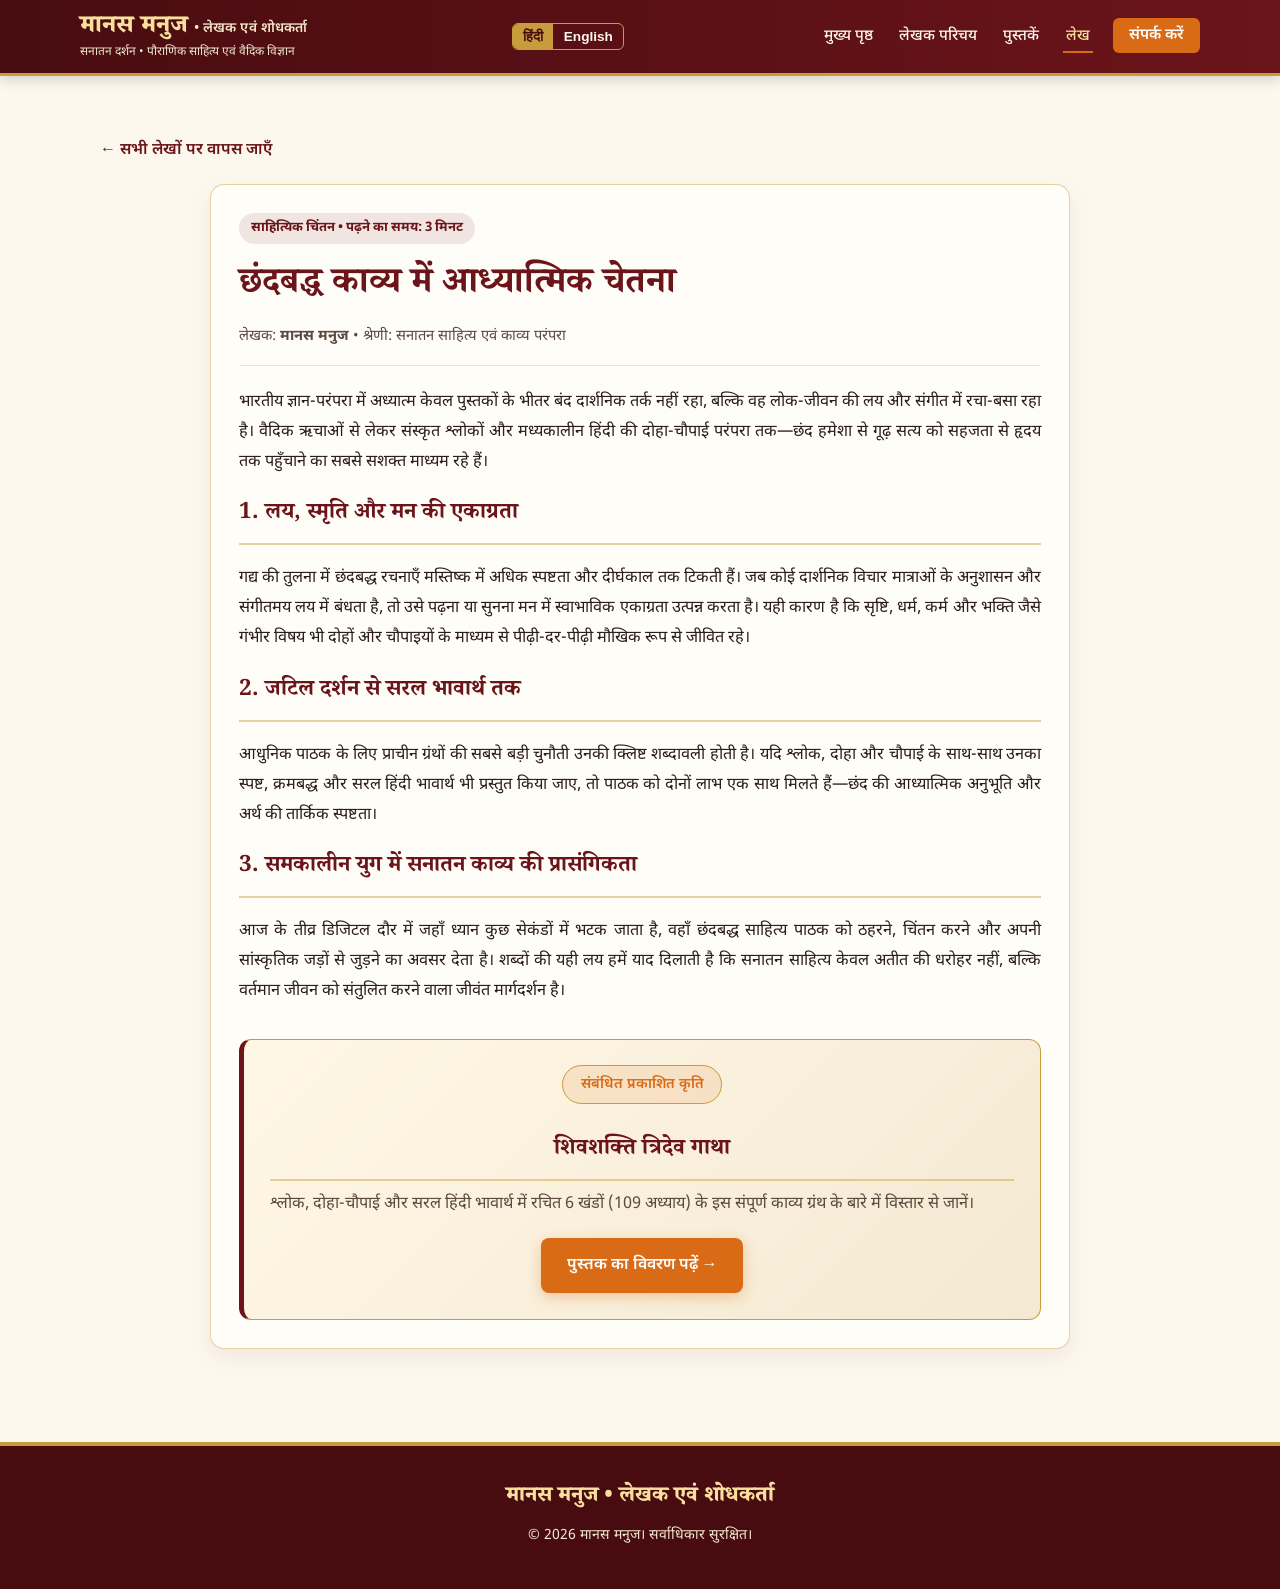
<file: articles/chhandbaddh-kavya-chetna.html>
<!DOCTYPE html>
<html lang="hi">
<head>
  <meta charset="UTF-8" />
  <meta name="viewport" content="width=device-width, initial-scale=1.0" />
  <title>छंदबद्ध काव्य में आध्यात्मिक चेतना | मानस मनुज • लेखक एवं शोधकर्ता</title>

  <!-- Favicon -->
  <link rel="icon" type="image/jpeg" href="../images/author.jpg" />

  <meta name="description" content="दोहा और चौपाई की परंपरा किस प्रकार जटिल सनातन दर्शन को सरल भाषा में जनमानस तक पहुँचाती है — मानस मनुज (लेखक एवं सनातन शोधकर्ता) का साहित्यिक लेख।" />
  <meta name="robots" content="index, follow" />

  <link rel="preconnect" href="https://fonts.googleapis.com">
  <link rel="preconnect" href="https://fonts.gstatic.com" crossorigin>
  <link href="https://fonts.googleapis.com/css2?family=Noto+Sans+Devanagari:wght@400;500;600;700&family=Noto+Serif+Devanagari:wght@500;700;800&display=swap" rel="stylesheet">
  <link rel="stylesheet" href="../css/style.css" />
</head>
<body>

  <header>
    <div class="nav-container">
      <a href="../index.html" class="brand-title">
        <span class="brand-name-row">
          <span data-hi="मानस मनुज" data-en="Manas Manuj">मानस मनुज</span>
          <span class="brand-role" data-hi="• लेखक एवं शोधकर्ता" data-en="• Author & Researcher">• लेखक एवं शोधकर्ता</span>
        </span>
        <span class="brand-sub" data-hi="सनातन दर्शन • पौराणिक साहित्य एवं वैदिक विज्ञान" data-en="Sanatan Philosophy • Pauranik Literature & Vedic Science">सनातन दर्शन • पौराणिक साहित्य एवं वैदिक विज्ञान</span>
      </a>

      <div class="lang-switch">
        <button type="button" id="btn-hi" class="lang-btn active" onclick="setLanguage('hi')">हिंदी</button>
        <button type="button" id="btn-en" class="lang-btn" onclick="setLanguage('en')">English</button>
      </div>

      <button class="menu-toggle" onclick="toggleMenu()">☰</button>

      <nav>
        <ul id="navList">
          <li><a href="../index.html" data-hi="मुख्य पृष्ठ" data-en="Home">मुख्य पृष्ठ</a></li>
          <li><a href="../index.html#about" data-hi="लेखक परिचय" data-en="About">लेखक परिचय</a></li>
          <li><a href="../index.html#books" data-hi="पुस्तकें" data-en="Books">पुस्तकें</a></li>
          <li><a href="index.html" class="active" data-hi="लेख" data-en="Articles">लेख</a></li>
          <li><a href="../index.html#contact" class="nav-contact-btn" data-hi="संपर्क करें" data-en="Contact Us">संपर्क करें</a></li>
        </ul>
      </nav>
    </div>
  </header>

  <section>
    <p style="margin-bottom:1.2rem;">
      <a href="index.html" style="color:var(--maroon); font-weight:600;" data-hi="← सभी लेखों पर वापस जाएँ" data-en="← Back to All Articles">← सभी लेखों पर वापस जाएँ</a>
    </p>

    <div class="card about-bio" style="max-width:860px; margin:auto;">
      <span class="book-badge" data-hi="साहित्यिक चिंतन • पढ़ने का समय: 3 मिनट" data-en="Literary Reflection • 3 Min Read">साहित्यिक चिंतन • पढ़ने का समय: 3 मिनट</span>
      <h1 style="font-size:clamp(1.65rem, 3.4vw, 2.25rem); margin:0.4rem 0 0.7rem; line-height:1.35;" data-hi="छंदबद्ध काव्य में आध्यात्मिक चेतना" data-en="Spiritual Consciousness in Metrical Poetry">छंदबद्ध काव्य में आध्यात्मिक चेतना</h1>
      <p style="font-size:0.92rem; color:var(--text-muted); border-bottom:1px solid rgba(122,28,28,0.12); padding-bottom:0.9rem; margin-bottom:1.3rem;" data-hi="लेखक: <strong>मानस मनुज</strong> • श्रेणी: सनातन साहित्य एवं काव्य परंपरा" data-en="Author: <strong>Manas Manuj</strong> • Category: Sanatan Literature & Poetic Tradition">
        लेखक: <strong>मानस मनुज</strong> • श्रेणी: सनातन साहित्य एवं काव्य परंपरा
      </p>

      <p data-hi="भारतीय ज्ञान-परंपरा में अध्यात्म केवल पुस्तकों के भीतर बंद दार्शनिक तर्क नहीं रहा, बल्कि वह लोक-जीवन की लय और संगीत में रचा-बसा रहा है। वैदिक ऋचाओं से लेकर संस्कृत श्लोकों और मध्यकालीन हिंदी की दोहा-चौपाई परंपरा तक—छंद हमेशा से गूढ़ सत्य को सहजता से हृदय तक पहुँचाने का सबसे सशक्त माध्यम रहे हैं।" data-en="In the Indian knowledge tradition, spirituality has never remained confined to dense philosophical treatises; it has always lived within the rhythm and music of everyday life. From Vedic hymns and Sanskrit shlokas to medieval Hindi Doha and Chaupai traditions, metrical verse has remained the most powerful bridge to carry deep truths straight to the human heart.">
        भारतीय ज्ञान-परंपरा में अध्यात्म केवल पुस्तकों के भीतर बंद दार्शनिक तर्क नहीं रहा, बल्कि वह लोक-जीवन की लय और संगीत में रचा-बसा रहा है। वैदिक ऋचाओं से लेकर संस्कृत श्लोकों और मध्यकालीन हिंदी की दोहा-चौपाई परंपरा तक—छंद हमेशा से गूढ़ सत्य को सहजता से हृदय तक पहुँचाने का सबसे सशक्त माध्यम रहे हैं।
      </p>

      <h3 data-hi="1. लय, स्मृति और मन की एकाग्रता" data-en="1. Rhythm, Memory, and Mental Focus">1. लय, स्मृति और मन की एकाग्रता</h3>
      <p data-hi="गद्य की तुलना में छंदबद्ध रचनाएँ मस्तिष्क में अधिक स्पष्टता और दीर्घकाल तक टिकती हैं। जब कोई दार्शनिक विचार मात्राओं के अनुशासन और संगीतमय लय में बंधता है, तो उसे पढ़ना या सुनना मन में स्वाभाविक एकाग्रता उत्पन्न करता है। यही कारण है कि सृष्टि, धर्म, कर्म और भक्ति जैसे गंभीर विषय भी दोहों और चौपाइयों के माध्यम से पीढ़ी-दर-पीढ़ी मौखिक रूप से जीवित रहे।" data-en="Compared to plain prose, metrical poetry settles into human memory with remarkable clarity and longevity. When a philosophical idea is shaped into disciplined meter and musical cadence, reciting or listening to it naturally calms and focuses the mind. This is why profound themes like creation, dharma, karma, and devotion survived orally across generations through Dohas and Chaupais.">
        गद्य की तुलना में छंदबद्ध रचनाएँ मस्तिष्क में अधिक स्पष्टता और दीर्घकाल तक टिकती हैं। जब कोई दार्शनिक विचार मात्राओं के अनुशासन और संगीतमय लय में बंधता है, तो उसे पढ़ना या सुनना मन में स्वाभाविक एकाग्रता उत्पन्न करता है। यही कारण है कि सृष्टि, धर्म, कर्म और भक्ति जैसे गंभीर विषय भी दोहों और चौपाइयों के माध्यम से पीढ़ी-दर-पीढ़ी मौखिक रूप से जीवित रहे।
      </p>

      <h3 data-hi="2. जटिल दर्शन से सरल भावार्थ तक" data-en="2. From Complex Philosophy to Lucid Meaning">2. जटिल दर्शन से सरल भावार्थ तक</h3>
      <p data-hi="आधुनिक पाठक के लिए प्राचीन ग्रंथों की सबसे बड़ी चुनौती उनकी क्लिष्ट शब्दावली होती है। यदि श्लोक, दोहा और चौपाई के साथ-साथ उनका स्पष्ट, क्रमबद्ध और सरल हिंदी भावार्थ भी प्रस्तुत किया जाए, तो पाठक को दोनों लाभ एक साथ मिलते हैं—छंद की आध्यात्मिक अनुभूति और अर्थ की तार्किक स्पष्टता।" data-en="For modern readers, the biggest barrier to ancient texts is often archaic vocabulary. When traditional verses—shlokas, dohas, and chaupais—are paired with clear, structured Hindi explanations, readers experience the best of both worlds: the devotional resonance of poetry and the intellectual clarity of structured meaning.">
        आधुनिक पाठक के लिए प्राचीन ग्रंथों की सबसे बड़ी चुनौती उनकी क्लिष्ट शब्दावली होती है। यदि श्लोक, दोहा और चौपाई के साथ-साथ उनका स्पष्ट, क्रमबद्ध और सरल हिंदी भावार्थ भी प्रस्तुत किया जाए, तो पाठक को दोनों लाभ एक साथ मिलते हैं—छंद की आध्यात्मिक अनुभूति और अर्थ की तार्किक स्पष्टता।
      </p>

      <h3 data-hi="3. समकालीन युग में सनातन काव्य की प्रासंगिकता" data-en="3. Relevance of Sanatan Poetry Today">3. समकालीन युग में सनातन काव्य की प्रासंगिकता</h3>
      <p data-hi="आज के तीव्र डिजिटल दौर में जहाँ ध्यान कुछ सेकंडों में भटक जाता है, वहाँ छंदबद्ध साहित्य पाठक को ठहरने, चिंतन करने और अपनी सांस्कृतिक जड़ों से जुड़ने का अवसर देता है। शब्दों की यही लय हमें याद दिलाती है कि सनातन साहित्य केवल अतीत की धरोहर नहीं, बल्कि वर्तमान जीवन को संतुलित करने वाला जीवंत मार्गदर्शन है।" data-en="In today's fast-paced digital age where attention spans are constantly fragmented, metrical literature invites readers to pause, reflect, and reconnect with their cultural roots. Its rhythmic discipline reminds us that Sanatan literature is not merely a relic of the past, but a living guide for inner balance today.">
        आज के तीव्र डिजिटल दौर में जहाँ ध्यान कुछ सेकंडों में भटक जाता है, वहाँ छंदबद्ध साहित्य पाठक को ठहरने, चिंतन करने और अपनी सांस्कृतिक जड़ों से जुड़ने का अवसर देता है। शब्दों की यही लय हमें याद दिलाती है कि सनातन साहित्य केवल अतीत की धरोहर नहीं, बल्कि वर्तमान जीवन को संतुलित करने वाला जीवंत मार्गदर्शन है।
      </p>

      <!-- संबंधित पुस्तक बॉक्स -->
      <div class="quote-box" style="margin-top:2rem; padding:1.6rem;">
        <div class="sacred-badge" data-hi="संबंधित प्रकाशित कृति" data-en="Related Published Work">संबंधित प्रकाशित कृति</div>
        <h3 style="margin:0.6rem 0 0.5rem;" data-hi="शिवशक्ति त्रिदेव गाथा" data-en="ShivShakti Tridev Gatha">शिवशक्ति त्रिदेव गाथा</h3>
        <p style="color:var(--text-muted); margin-bottom:1.2rem;" data-hi="श्लोक, दोहा-चौपाई और सरल हिंदी भावार्थ में रचित 6 खंडों (109 अध्याय) के इस संपूर्ण काव्य ग्रंथ के बारे में विस्तार से जानें।" data-en="Explore this complete poetic work spanning 6 Khands (109 Chapters), written in Shlokas, Doha-Chaupai verses, and lucid Hindi explanations.">
          श्लोक, दोहा-चौपाई और सरल हिंदी भावार्थ में रचित 6 खंडों (109 अध्याय) के इस संपूर्ण काव्य ग्रंथ के बारे में विस्तार से जानें।
        </p>
        <a href="../books/shivshakti-tridev-gatha.html" class="btn btn-primary" data-hi="पुस्तक का विवरण पढ़ें →" data-en="Read Book Details →">पुस्तक का विवरण पढ़ें →</a>
      </div>
    </div>
  </section>

  <footer>
    <div class="brand-title" style="font-size:1.35rem;" data-hi="मानस मनुज • लेखक एवं शोधकर्ता" data-en="Manas Manuj • Author & Researcher">मानस मनुज • लेखक एवं शोधकर्ता</div>
    <p style="font-size:0.88rem; margin-top:0.8rem;" data-hi="© 2026 मानस मनुज। सर्वाधिकार सुरक्षित।" data-en="© 2026 Manas Manuj. All rights reserved.">© 2026 मानस मनुज। सर्वाधिकार सुरक्षित।</p>
  </footer>

  <script src="../js/main.js"></script>
</body>
</html>
</file>
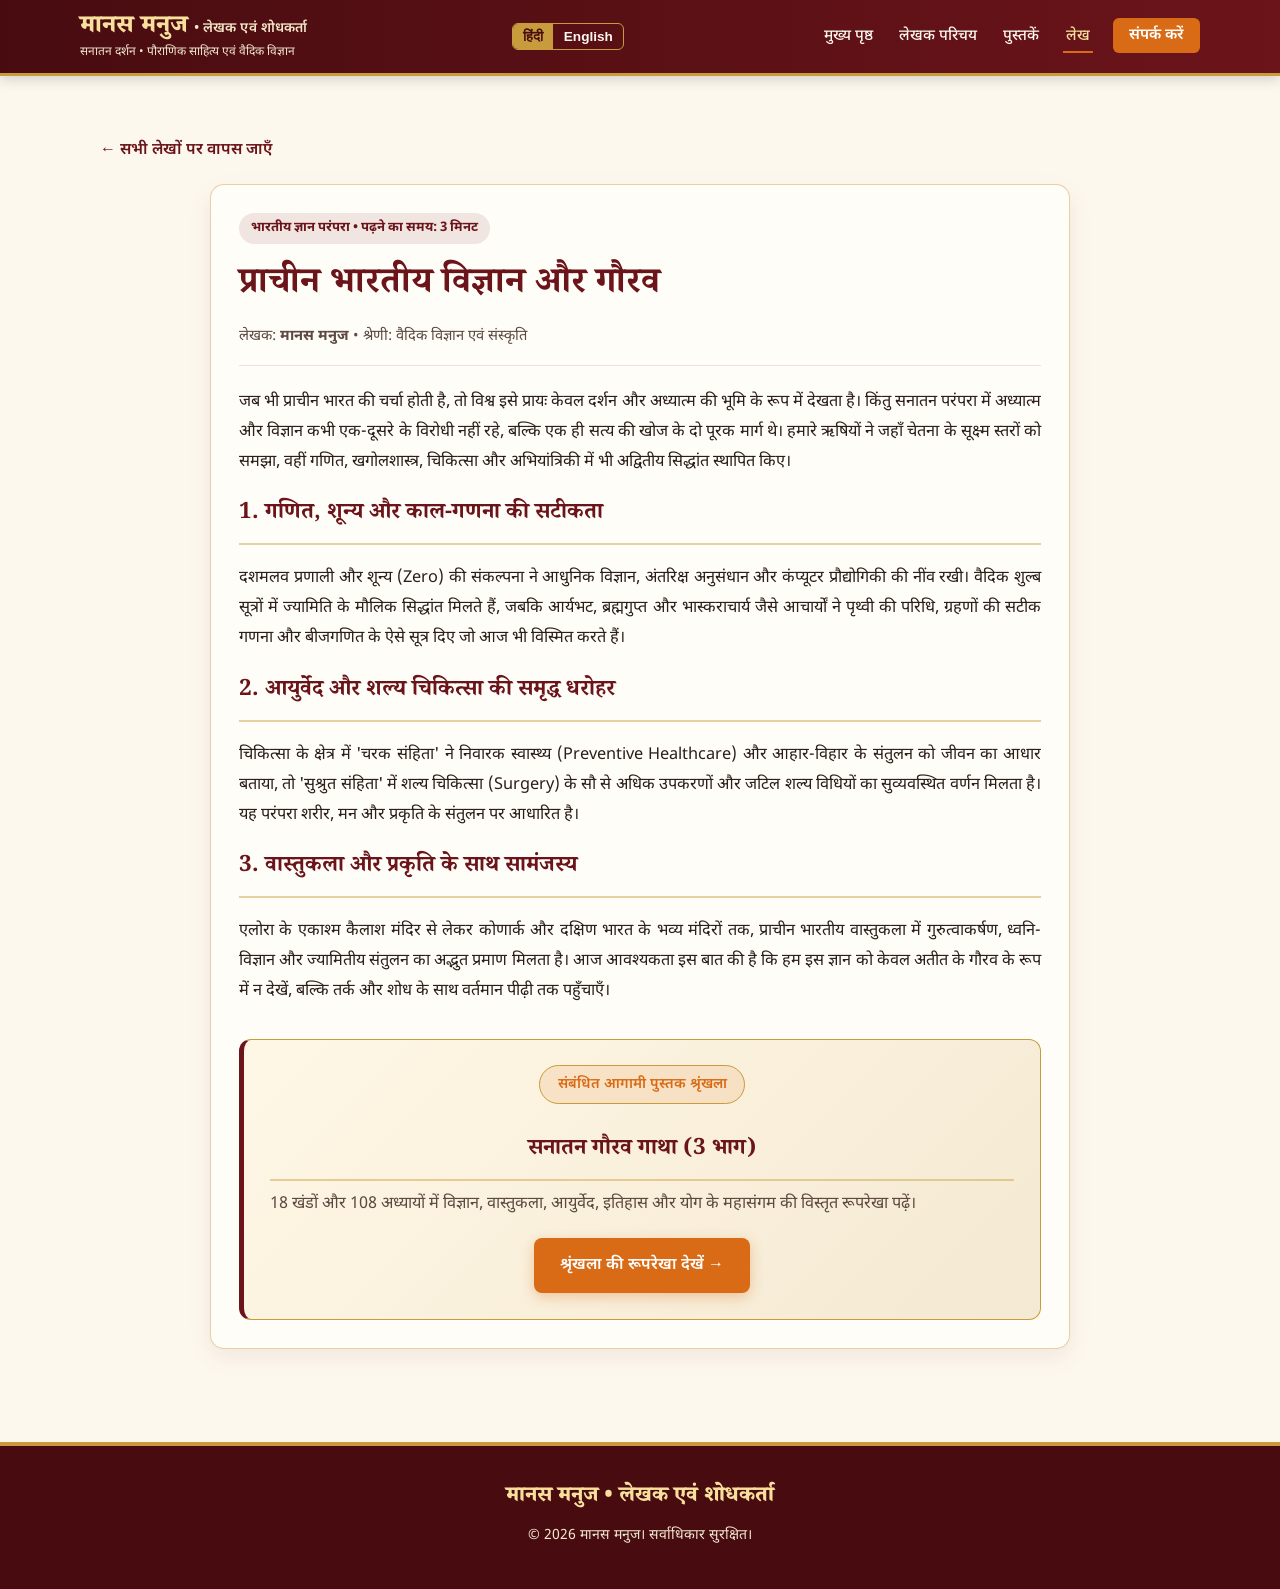
<file: articles/prachin-bhartiya-vigyan.html>
<!DOCTYPE html>
<html lang="hi">
<head>
  <meta charset="UTF-8" />
  <meta name="viewport" content="width=device-width, initial-scale=1.0" />
  <title>प्राचीन भारतीय विज्ञान और गौरव | मानस मनुज • लेखक एवं शोधकर्ता</title>

  <!-- Favicon -->
  <link rel="icon" type="image/jpeg" href="../images/author.jpg" />

  <meta name="description" content="शून्य, गणित, खगोलशास्त्र, वास्तुकला और आयुर्वेद के क्षेत्र में प्राचीन भारत की ऐतिहासिक उपलब्धियाँ — मानस मनुज (लेखक एवं सनातन शोधकर्ता) का लेख।" />
  <meta name="robots" content="index, follow" />

  <link rel="preconnect" href="https://fonts.googleapis.com">
  <link rel="preconnect" href="https://fonts.gstatic.com" crossorigin>
  <link href="https://fonts.googleapis.com/css2?family=Noto+Sans+Devanagari:wght@400;500;600;700&family=Noto+Serif+Devanagari:wght@500;700;800&display=swap" rel="stylesheet">
  <link rel="stylesheet" href="../css/style.css" />
</head>
<body>

  <header>
    <div class="nav-container">
      <a href="../index.html" class="brand-title">
        <span class="brand-name-row">
          <span data-hi="मानस मनुज" data-en="Manas Manuj">मानस मनुज</span>
          <span class="brand-role" data-hi="• लेखक एवं शोधकर्ता" data-en="• Author & Researcher">• लेखक एवं शोधकर्ता</span>
        </span>
        <span class="brand-sub" data-hi="सनातन दर्शन • पौराणिक साहित्य एवं वैदिक विज्ञान" data-en="Sanatan Philosophy • Pauranik Literature & Vedic Science">सनातन दर्शन • पौराणिक साहित्य एवं वैदिक विज्ञान</span>
      </a>

      <div class="lang-switch">
        <button type="button" id="btn-hi" class="lang-btn active" onclick="setLanguage('hi')">हिंदी</button>
        <button type="button" id="btn-en" class="lang-btn" onclick="setLanguage('en')">English</button>
      </div>

      <button class="menu-toggle" onclick="toggleMenu()">☰</button>

      <nav>
        <ul id="navList">
          <li><a href="../index.html" data-hi="मुख्य पृष्ठ" data-en="Home">मुख्य पृष्ठ</a></li>
          <li><a href="../index.html#about" data-hi="लेखक परिचय" data-en="About">लेखक परिचय</a></li>
          <li><a href="../index.html#books" data-hi="पुस्तकें" data-en="Books">पुस्तकें</a></li>
          <li><a href="index.html" class="active" data-hi="लेख" data-en="Articles">लेख</a></li>
          <li><a href="../index.html#contact" class="nav-contact-btn" data-hi="संपर्क करें" data-en="Contact Us">संपर्क करें</a></li>
        </ul>
      </nav>
    </div>
  </header>

  <section>
    <p style="margin-bottom:1.2rem;">
      <a href="index.html" style="color:var(--maroon); font-weight:600;" data-hi="← सभी लेखों पर वापस जाएँ" data-en="← Back to All Articles">← सभी लेखों पर वापस जाएँ</a>
    </p>

    <div class="card about-bio" style="max-width:860px; margin:auto;">
      <span class="book-badge" data-hi="भारतीय ज्ञान परंपरा • पढ़ने का समय: 3 मिनट" data-en="Indian Knowledge Systems • 3 Min Read">भारतीय ज्ञान परंपरा • पढ़ने का समय: 3 मिनट</span>
      <h1 style="font-size:clamp(1.65rem, 3.4vw, 2.25rem); margin:0.4rem 0 0.7rem; line-height:1.35;" data-hi="प्राचीन भारतीय विज्ञान और गौरव" data-en="Ancient Indian Science and Pride">प्राचीन भारतीय विज्ञान और गौरव</h1>
      <p style="font-size:0.92rem; color:var(--text-muted); border-bottom:1px solid rgba(122,28,28,0.12); padding-bottom:0.9rem; margin-bottom:1.3rem;" data-hi="लेखक: <strong>मानस मनुज</strong> • श्रेणी: वैदिक विज्ञान एवं संस्कृति" data-en="Author: <strong>Manas Manuj</strong> • Category: Vedic Science & Culture">
        लेखक: <strong>मानस मनुज</strong> • श्रेणी: वैदिक विज्ञान एवं संस्कृति
      </p>

      <p data-hi="जब भी प्राचीन भारत की चर्चा होती है, तो विश्व इसे प्रायः केवल दर्शन और अध्यात्म की भूमि के रूप में देखता है। किंतु सनातन परंपरा में अध्यात्म और विज्ञान कभी एक-दूसरे के विरोधी नहीं रहे, बल्कि एक ही सत्य की खोज के दो पूरक मार्ग थे। हमारे ऋषियों ने जहाँ चेतना के सूक्ष्म स्तरों को समझा, वहीं गणित, खगोलशास्त्र, चिकित्सा और अभियांत्रिकी में भी अद्वितीय सिद्धांत स्थापित किए।" data-en="Whenever ancient India is discussed, the world often views it solely as a land of philosophy and spirituality. Yet in the Sanatan tradition, spirituality and science were never opposites; they were complementary paths to understanding truth. Alongside deep inquiries into consciousness, ancient Indian scholars established remarkable foundations in mathematics, astronomy, medicine, and engineering.">
        जब भी प्राचीन भारत की चर्चा होती है, तो विश्व इसे प्रायः केवल दर्शन और अध्यात्म की भूमि के रूप में देखता है। किंतु सनातन परंपरा में अध्यात्म और विज्ञान कभी एक-दूसरे के विरोधी नहीं रहे, बल्कि एक ही सत्य की खोज के दो पूरक मार्ग थे। हमारे ऋषियों ने जहाँ चेतना के सूक्ष्म स्तरों को समझा, वहीं गणित, खगोलशास्त्र, चिकित्सा और अभियांत्रिकी में भी अद्वितीय सिद्धांत स्थापित किए।
      </p>

      <h3 data-hi="1. गणित, शून्य और काल-गणना की सटीकता" data-en="1. Precision in Mathematics, Zero, and Timekeeping">1. गणित, शून्य और काल-गणना की सटीकता</h3>
      <p data-hi="दशमलव प्रणाली और शून्य (Zero) की संकल्पना ने आधुनिक विज्ञान, अंतरिक्ष अनुसंधान और कंप्यूटर प्रौद्योगिकी की नींव रखी। वैदिक शुल्ब सूत्रों में ज्यामिति के मौलिक सिद्धांत मिलते हैं, जबकि आर्यभट, ब्रह्मगुप्त और भास्कराचार्य जैसे आचार्यों ने पृथ्वी की परिधि, ग्रहणों की सटीक गणना और बीजगणित के ऐसे सूत्र दिए जो आज भी विस्मित करते हैं।" data-en="The decimal system and the concept of Zero laid the foundation for modern science, space research, and computing. The Vedic Shulba Sutras documented foundational geometric principles, while scholars like Aryabhata, Brahmagupta, and Bhaskaracharya formulated astronomical calculations, eclipse predictions, and algebraic methods that continue to inspire researchers.">
        दशमलव प्रणाली और शून्य (Zero) की संकल्पना ने आधुनिक विज्ञान, अंतरिक्ष अनुसंधान और कंप्यूटर प्रौद्योगिकी की नींव रखी। वैदिक शुल्ब सूत्रों में ज्यामिति के मौलिक सिद्धांत मिलते हैं, जबकि आर्यभट, ब्रह्मगुप्त और भास्कराचार्य जैसे आचार्यों ने पृथ्वी की परिधि, ग्रहणों की सटीक गणना और बीजगणित के ऐसे सूत्र दिए जो आज भी विस्मित करते हैं।
      </p>

      <h3 data-hi="2. आयुर्वेद और शल्य चिकित्सा की समृद्ध धरोहर" data-en="2. The Rich Heritage of Ayurveda and Surgery">2. आयुर्वेद और शल्य चिकित्सा की समृद्ध धरोहर</h3>
      <p data-hi="चिकित्सा के क्षेत्र में 'चरक संहिता' ने निवारक स्वास्थ्य (Preventive Healthcare) और आहार-विहार के संतुलन को जीवन का आधार बताया, तो 'सुश्रुत संहिता' में शल्य चिकित्सा (Surgery) के सौ से अधिक उपकरणों और जटिल शल्य विधियों का सुव्यवस्थित वर्णन मिलता है। यह परंपरा शरीर, मन और प्रकृति के संतुलन पर आधारित है।" data-en="In medicine, the 'Charaka Samhita' emphasized preventive healthcare and the balance of diet and lifestyle, while the 'Sushruta Samhita' systematically described over a hundred surgical instruments and intricate procedures. This medical tradition viewed health as a holistic harmony of body, mind, and nature.">
        चिकित्सा के क्षेत्र में 'चरक संहिता' ने निवारक स्वास्थ्य (Preventive Healthcare) और आहार-विहार के संतुलन को जीवन का आधार बताया, तो 'सुश्रुत संहिता' में शल्य चिकित्सा (Surgery) के सौ से अधिक उपकरणों और जटिल शल्य विधियों का सुव्यवस्थित वर्णन मिलता है। यह परंपरा शरीर, मन और प्रकृति के संतुलन पर आधारित है।
      </p>

      <h3 data-hi="3. वास्तुकला और प्रकृति के साथ सामंजस्य" data-en="3. Architecture and Ecological Harmony">3. वास्तुकला और प्रकृति के साथ सामंजस्य</h3>
      <p data-hi="एलोरा के एकाश्म कैलाश मंदिर से लेकर कोणार्क और दक्षिण भारत के भव्य मंदिरों तक, प्राचीन भारतीय वास्तुकला में गुरुत्वाकर्षण, ध्वनि-विज्ञान और ज्यामितीय संतुलन का अद्भुत प्रमाण मिलता है। आज आवश्यकता इस बात की है कि हम इस ज्ञान को केवल अतीत के गौरव के रूप में न देखें, बल्कि तर्क और शोध के साथ वर्तमान पीढ़ी तक पहुँचाएँ।" data-en="From the monolithic Kailasa Temple at Ellora to Konark and the grand temples of South India, ancient Indian architecture showcases extraordinary mastery over acoustics, geometry, and structural engineering. Today, the need is not merely to admire this heritage, but to study and share it with clarity and reasoned inquiry.">
        एलोरा के एकाश्म कैलाश मंदिर से लेकर कोणार्क और दक्षिण भारत के भव्य मंदिरों तक, प्राचीन भारतीय वास्तुकला में गुरुत्वाकर्षण, ध्वनि-विज्ञान और ज्यामितीय संतुलन का अद्भुत प्रमाण मिलता है। आज आवश्यकता इस बात की है कि हम इस ज्ञान को केवल अतीत के गौरव के रूप में न देखें, बल्कि तर्क और शोध के साथ वर्तमान पीढ़ी तक पहुँचाएँ।
      </p>

      <!-- संबंधित आगामी पुस्तक बॉक्स -->
      <div class="quote-box" style="margin-top:2rem; padding:1.6rem;">
        <div class="sacred-badge" data-hi="संबंधित आगामी पुस्तक श्रृंखला" data-en="Related Upcoming Trilogy">संबंधित आगामी पुस्तक श्रृंखला</div>
        <h3 style="margin:0.6rem 0 0.5rem;" data-hi="सनातन गौरव गाथा (3 भाग)" data-en="Sanatan Gaurav Gatha (3 Volumes)">सनातन गौरव गाथा (3 भाग)</h3>
        <p style="color:var(--text-muted); margin-bottom:1.2rem;" data-hi="18 खंडों और 108 अध्यायों में विज्ञान, वास्तुकला, आयुर्वेद, इतिहास और योग के महासंगम की विस्तृत रूपरेखा पढ़ें।" data-en="Explore the detailed blueprint of 18 Khands and 108 Chapters uniting science, architecture, Ayurveda, history, and yoga.">
          18 खंडों और 108 अध्यायों में विज्ञान, वास्तुकला, आयुर्वेद, इतिहास और योग के महासंगम की विस्तृत रूपरेखा पढ़ें।
        </p>
        <a href="../books/sanatan-gaurav-gatha.html" class="btn btn-primary" data-hi="श्रृंखला की रूपरेखा देखें →" data-en="View Series Blueprint →">श्रृंखला की रूपरेखा देखें →</a>
      </div>
    </div>
  </section>

  <footer>
    <div class="brand-title" style="font-size:1.35rem;" data-hi="मानस मनुज • लेखक एवं शोधकर्ता" data-en="Manas Manuj • Author & Researcher">मानस मनुज • लेखक एवं शोधकर्ता</div>
    <p style="font-size:0.88rem; margin-top:0.8rem;" data-hi="© 2026 मानस मनुज। सर्वाधिकार सुरक्षित।" data-en="© 2026 Manas Manuj. All rights reserved.">© 2026 मानस मनुज। सर्वाधिकार सुरक्षित।</p>
  </footer>

  <script src="../js/main.js"></script>
</body>
</html>
</file>
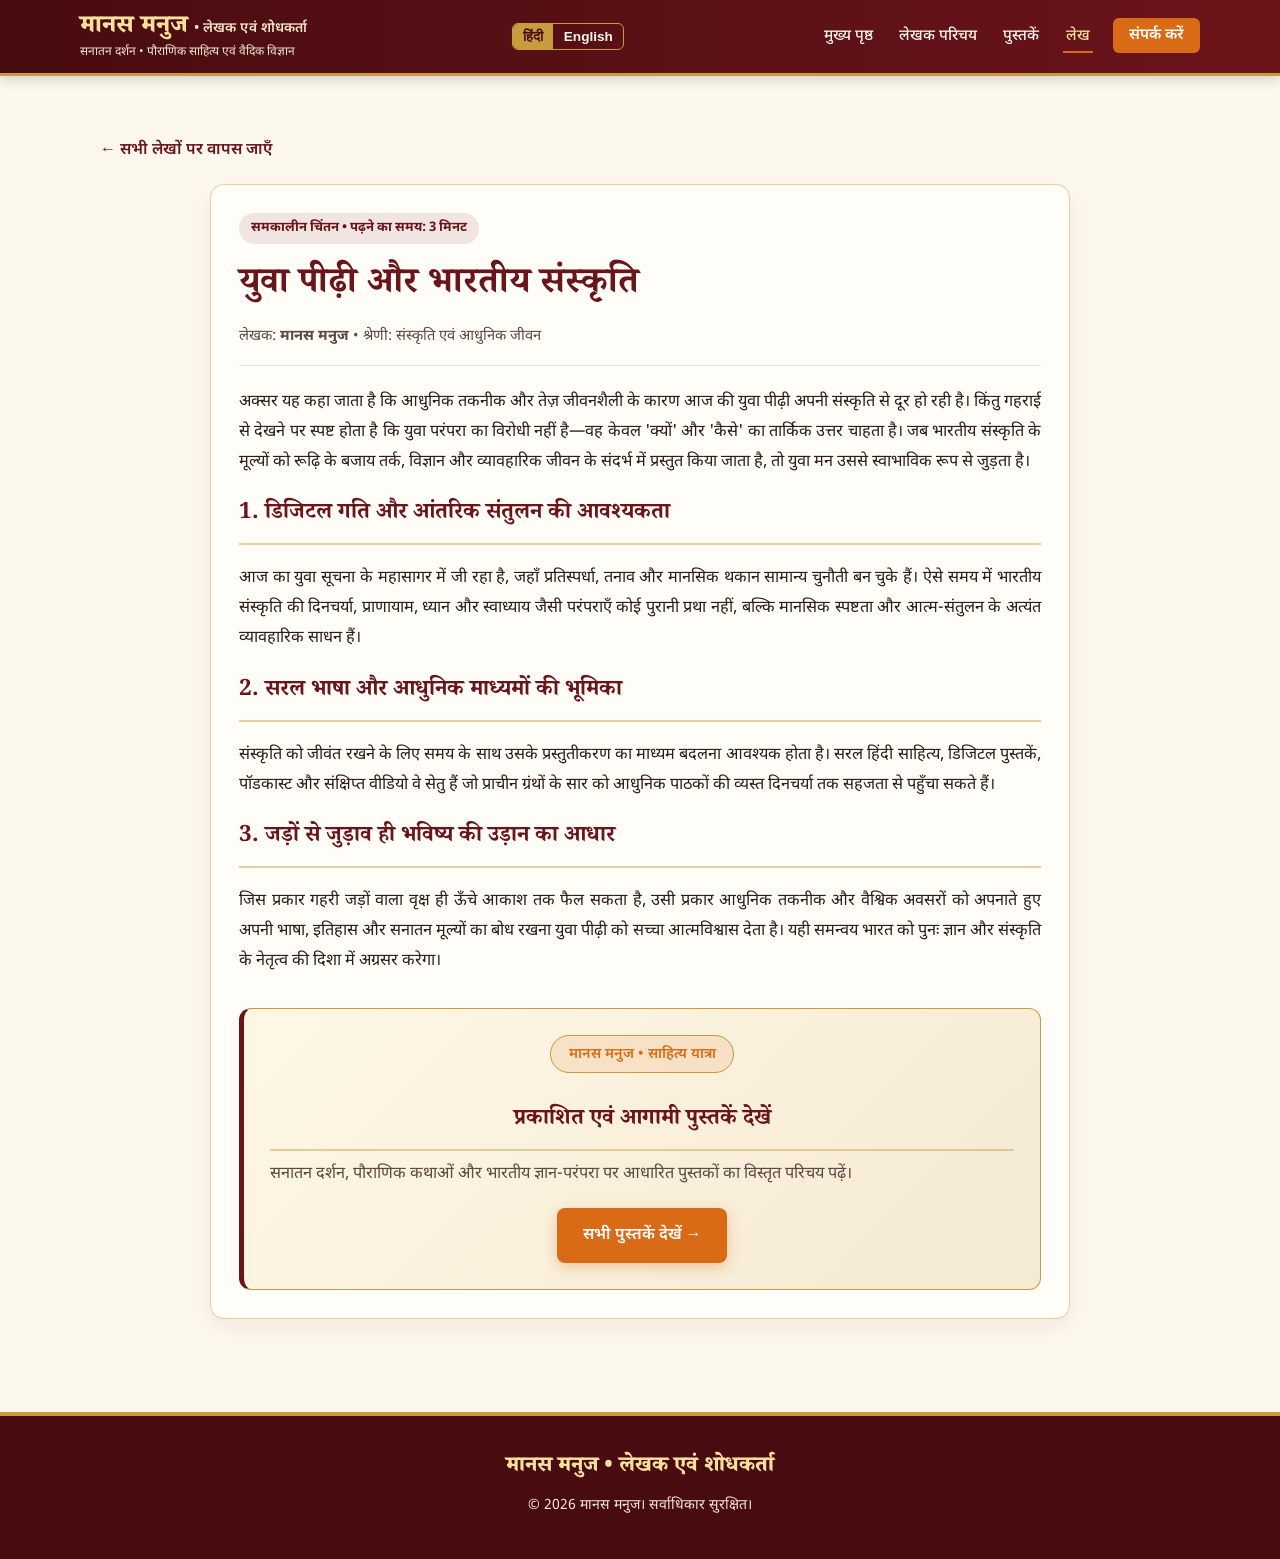
<file: articles/yuva-pidhi-bhartiya-sanskriti.html>
<!DOCTYPE html>
<html lang="hi">
<head>
  <meta charset="UTF-8" />
  <meta name="viewport" content="width=device-width, initial-scale=1.0" />
  <title>युवा पीढ़ी और भारतीय संस्कृति | मानस मनुज • लेखक एवं शोधकर्ता</title>

  <!-- Favicon -->
  <link rel="icon" type="image/jpeg" href="../images/author.jpg" />

  <meta name="description" content="डिजिटल युग में युवा पीढ़ी किस प्रकार तर्क, साहित्य और व्यावहारिक दृष्टिकोण के माध्यम से अपनी सांस्कृतिक जड़ों से जुड़ सकती है — मानस मनुज (लेखक एवं सनातन शोधकर्ता) का लेख।" />
  <meta name="robots" content="index, follow" />

  <link rel="preconnect" href="https://fonts.googleapis.com">
  <link rel="preconnect" href="https://fonts.gstatic.com" crossorigin>
  <link href="https://fonts.googleapis.com/css2?family=Noto+Sans+Devanagari:wght@400;500;600;700&family=Noto+Serif+Devanagari:wght@500;700;800&display=swap" rel="stylesheet">
  <link rel="stylesheet" href="../css/style.css" />
</head>
<body>

  <header>
    <div class="nav-container">
      <a href="../index.html" class="brand-title">
        <span class="brand-name-row">
          <span data-hi="मानस मनुज" data-en="Manas Manuj">मानस मनुज</span>
          <span class="brand-role" data-hi="• लेखक एवं शोधकर्ता" data-en="• Author & Researcher">• लेखक एवं शोधकर्ता</span>
        </span>
        <span class="brand-sub" data-hi="सनातन दर्शन • पौराणिक साहित्य एवं वैदिक विज्ञान" data-en="Sanatan Philosophy • Pauranik Literature & Vedic Science">सनातन दर्शन • पौराणिक साहित्य एवं वैदिक विज्ञान</span>
      </a>

      <div class="lang-switch">
        <button type="button" id="btn-hi" class="lang-btn active" onclick="setLanguage('hi')">हिंदी</button>
        <button type="button" id="btn-en" class="lang-btn" onclick="setLanguage('en')">English</button>
      </div>

      <button class="menu-toggle" onclick="toggleMenu()">☰</button>

      <nav>
        <ul id="navList">
          <li><a href="../index.html" data-hi="मुख्य पृष्ठ" data-en="Home">मुख्य पृष्ठ</a></li>
          <li><a href="../index.html#about" data-hi="लेखक परिचय" data-en="About">लेखक परिचय</a></li>
          <li><a href="../index.html#books" data-hi="पुस्तकें" data-en="Books">पुस्तकें</a></li>
          <li><a href="index.html" class="active" data-hi="लेख" data-en="Articles">लेख</a></li>
          <li><a href="../index.html#contact" class="nav-contact-btn" data-hi="संपर्क करें" data-en="Contact Us">संपर्क करें</a></li>
        </ul>
      </nav>
    </div>
  </header>

  <section>
    <p style="margin-bottom:1.2rem;">
      <a href="index.html" style="color:var(--maroon); font-weight:600;" data-hi="← सभी लेखों पर वापस जाएँ" data-en="← Back to All Articles">← सभी लेखों पर वापस जाएँ</a>
    </p>

    <div class="card about-bio" style="max-width:860px; margin:auto;">
      <span class="book-badge" data-hi="समकालीन चिंतन • पढ़ने का समय: 3 मिनट" data-en="Contemporary Thought • 3 Min Read">समकालीन चिंतन • पढ़ने का समय: 3 मिनट</span>
      <h1 style="font-size:clamp(1.65rem, 3.4vw, 2.25rem); margin:0.4rem 0 0.7rem; line-height:1.35;" data-hi="युवा पीढ़ी और भारतीय संस्कृति" data-en="Young Generation and Indian Culture">युवा पीढ़ी और भारतीय संस्कृति</h1>
      <p style="font-size:0.92rem; color:var(--text-muted); border-bottom:1px solid rgba(122,28,28,0.12); padding-bottom:0.9rem; margin-bottom:1.3rem;" data-hi="लेखक: <strong>मानस मनुज</strong> • श्रेणी: संस्कृति एवं आधुनिक जीवन" data-en="Author: <strong>Manas Manuj</strong> • Category: Culture & Modern Life">
        लेखक: <strong>मानस मनुज</strong> • श्रेणी: संस्कृति एवं आधुनिक जीवन
      </p>

      <p data-hi="अक्सर यह कहा जाता है कि आधुनिक तकनीक और तेज़ जीवनशैली के कारण आज की युवा पीढ़ी अपनी संस्कृति से दूर हो रही है। किंतु गहराई से देखने पर स्पष्ट होता है कि युवा परंपरा का विरोधी नहीं है—वह केवल 'क्यों' और 'कैसे' का तार्किक उत्तर चाहता है। जब भारतीय संस्कृति के मूल्यों को रूढ़ि के बजाय तर्क, विज्ञान और व्यावहारिक जीवन के संदर्भ में प्रस्तुत किया जाता है, तो युवा मन उससे स्वाभाविक रूप से जुड़ता है।" data-en="It is often said that modern technology and fast-paced lifestyles are distancing today's youth from their heritage. Yet a closer look reveals that young people do not reject tradition—they simply seek logical answers to 'why' and 'how'. When Indian cultural values are presented through reason, science, and practical relevance rather than rigid dogma, the younger generation connects with them naturally.">
        अक्सर यह कहा जाता है कि आधुनिक तकनीक और तेज़ जीवनशैली के कारण आज की युवा पीढ़ी अपनी संस्कृति से दूर हो रही है। किंतु गहराई से देखने पर स्पष्ट होता है कि युवा परंपरा का विरोधी नहीं है—वह केवल 'क्यों' और 'कैसे' का तार्किक उत्तर चाहता है। जब भारतीय संस्कृति के मूल्यों को रूढ़ि के बजाय तर्क, विज्ञान और व्यावहारिक जीवन के संदर्भ में प्रस्तुत किया जाता है, तो युवा मन उससे स्वाभाविक रूप से जुड़ता है।
      </p>

      <h3 data-hi="1. डिजिटल गति और आंतरिक संतुलन की आवश्यकता" data-en="1. Digital Speed and the Need for Inner Balance">1. डिजिटल गति और आंतरिक संतुलन की आवश्यकता</h3>
      <p data-hi="आज का युवा सूचना के महासागर में जी रहा है, जहाँ प्रतिस्पर्धा, तनाव और मानसिक थकान सामान्य चुनौती बन चुके हैं। ऐसे समय में भारतीय संस्कृति की दिनचर्या, प्राणायाम, ध्यान और स्वाध्याय जैसी परंपराएँ कोई पुरानी प्रथा नहीं, बल्कि मानसिक स्पष्टता और आत्म-संतुलन के अत्यंत व्यावहारिक साधन हैं।" data-en="Today's youth live in an ocean of constant information where competition, stress, and mental fatigue have become everyday challenges. In such times, traditional Indian practices like mindful daily routines, Pranayama, meditation, and self-study are not outdated rituals—they are practical tools for mental clarity and emotional resilience.">
        आज का युवा सूचना के महासागर में जी रहा है, जहाँ प्रतिस्पर्धा, तनाव और मानसिक थकान सामान्य चुनौती बन चुके हैं। ऐसे समय में भारतीय संस्कृति की दिनचर्या, प्राणायाम, ध्यान और स्वाध्याय जैसी परंपराएँ कोई पुरानी प्रथा नहीं, बल्कि मानसिक स्पष्टता और आत्म-संतुलन के अत्यंत व्यावहारिक साधन हैं।
      </p>

      <h3 data-hi="2. सरल भाषा और आधुनिक माध्यमों की भूमिका" data-en="2. The Role of Accessible Language and Modern Media">2. सरल भाषा और आधुनिक माध्यमों की भूमिका</h3>
      <p data-hi="संस्कृति को जीवंत रखने के लिए समय के साथ उसके प्रस्तुतीकरण का माध्यम बदलना आवश्यक होता है। सरल हिंदी साहित्य, डिजिटल पुस्तकें, पॉडकास्ट और संक्षिप्त वीडियो वे सेतु हैं जो प्राचीन ग्रंथों के सार को आधुनिक पाठकों की व्यस्त दिनचर्या तक सहजता से पहुँचा सकते हैं।" data-en="To keep any culture vibrant, the medium of storytelling must evolve with the times. Lucid Hindi literature, e-books, podcasts, and thoughtful videos serve as bridges that carry the essence of ancient wisdom seamlessly into the busy routines of modern readers.">
        संस्कृति को जीवंत रखने के लिए समय के साथ उसके प्रस्तुतीकरण का माध्यम बदलना आवश्यक होता है। सरल हिंदी साहित्य, डिजिटल पुस्तकें, पॉडकास्ट और संक्षिप्त वीडियो वे सेतु हैं जो प्राचीन ग्रंथों के सार को आधुनिक पाठकों की व्यस्त दिनचर्या तक सहजता से पहुँचा सकते हैं।
      </p>

      <h3 data-hi="3. जड़ों से जुड़ाव ही भविष्य की उड़ान का आधार" data-en="3. Strong Roots Enable Higher Flight">3. जड़ों से जुड़ाव ही भविष्य की उड़ान का आधार</h3>
      <p data-hi="जिस प्रकार गहरी जड़ों वाला वृक्ष ही ऊँचे आकाश तक फैल सकता है, उसी प्रकार आधुनिक तकनीक और वैश्विक अवसरों को अपनाते हुए अपनी भाषा, इतिहास और सनातन मूल्यों का बोध रखना युवा पीढ़ी को सच्चा आत्मविश्वास देता है। यही समन्वय भारत को पुनः ज्ञान और संस्कृति के नेतृत्व की दिशा में अग्रसर करेगा।" data-en="Just as only a deeply rooted tree can reach the highest skies, embracing global innovation while staying grounded in one's language, history, and Sanatan values gives young people genuine confidence. This harmony between heritage and modernity will guide India's next era of knowledge and leadership.">
        जिस प्रकार गहरी जड़ों वाला वृक्ष ही ऊँचे आकाश तक फैल सकता है, उसी प्रकार आधुनिक तकनीक और वैश्विक अवसरों को अपनाते हुए अपनी भाषा, इतिहास और सनातन मूल्यों का बोध रखना युवा पीढ़ी को सच्चा आत्मविश्वास देता है। यही समन्वय भारत को पुनः ज्ञान और संस्कृति के नेतृत्व की दिशा में अग्रसर करेगा।
      </p>

      <!-- साहित्यिक मंच से जुड़ने का बॉक्स -->
      <div class="quote-box" style="margin-top:2rem; padding:1.6rem;">
        <div class="sacred-badge" data-hi="मानस मनुज • साहित्य यात्रा" data-en="Manas Manuj • Literary Journey">मानस मनुज • साहित्य यात्रा</div>
        <h3 style="margin:0.6rem 0 0.5rem;" data-hi="प्रकाशित एवं आगामी पुस्तकें देखें" data-en="Explore Published & Upcoming Books">प्रकाशित एवं आगामी पुस्तकें देखें</h3>
        <p style="color:var(--text-muted); margin-bottom:1.2rem;" data-hi="सनातन दर्शन, पौराणिक कथाओं और भारतीय ज्ञान-परंपरा पर आधारित पुस्तकों का विस्तृत परिचय पढ़ें।" data-en="Discover books rooted in Sanatan philosophy, Pauranik traditions, and Indian knowledge systems.">
          सनातन दर्शन, पौराणिक कथाओं और भारतीय ज्ञान-परंपरा पर आधारित पुस्तकों का विस्तृत परिचय पढ़ें।
        </p>
        <a href="../index.html#books" class="btn btn-primary" data-hi="सभी पुस्तकें देखें →" data-en="View All Books →">सभी पुस्तकें देखें →</a>
      </div>
    </div>
  </section>

  <footer>
    <div class="brand-title" style="font-size:1.35rem;" data-hi="मानस मनुज • लेखक एवं शोधकर्ता" data-en="Manas Manuj • Author & Researcher">मानस मनुज • लेखक एवं शोधकर्ता</div>
    <p style="font-size:0.88rem; margin-top:0.8rem;" data-hi="© 2026 मानस मनुज। सर्वाधिकार सुरक्षित।" data-en="© 2026 Manas Manuj. All rights reserved.">© 2026 मानस मनुज। सर्वाधिकार सुरक्षित।</p>
  </footer>

  <script src="../js/main.js"></script>
</body>
</html>
</file>
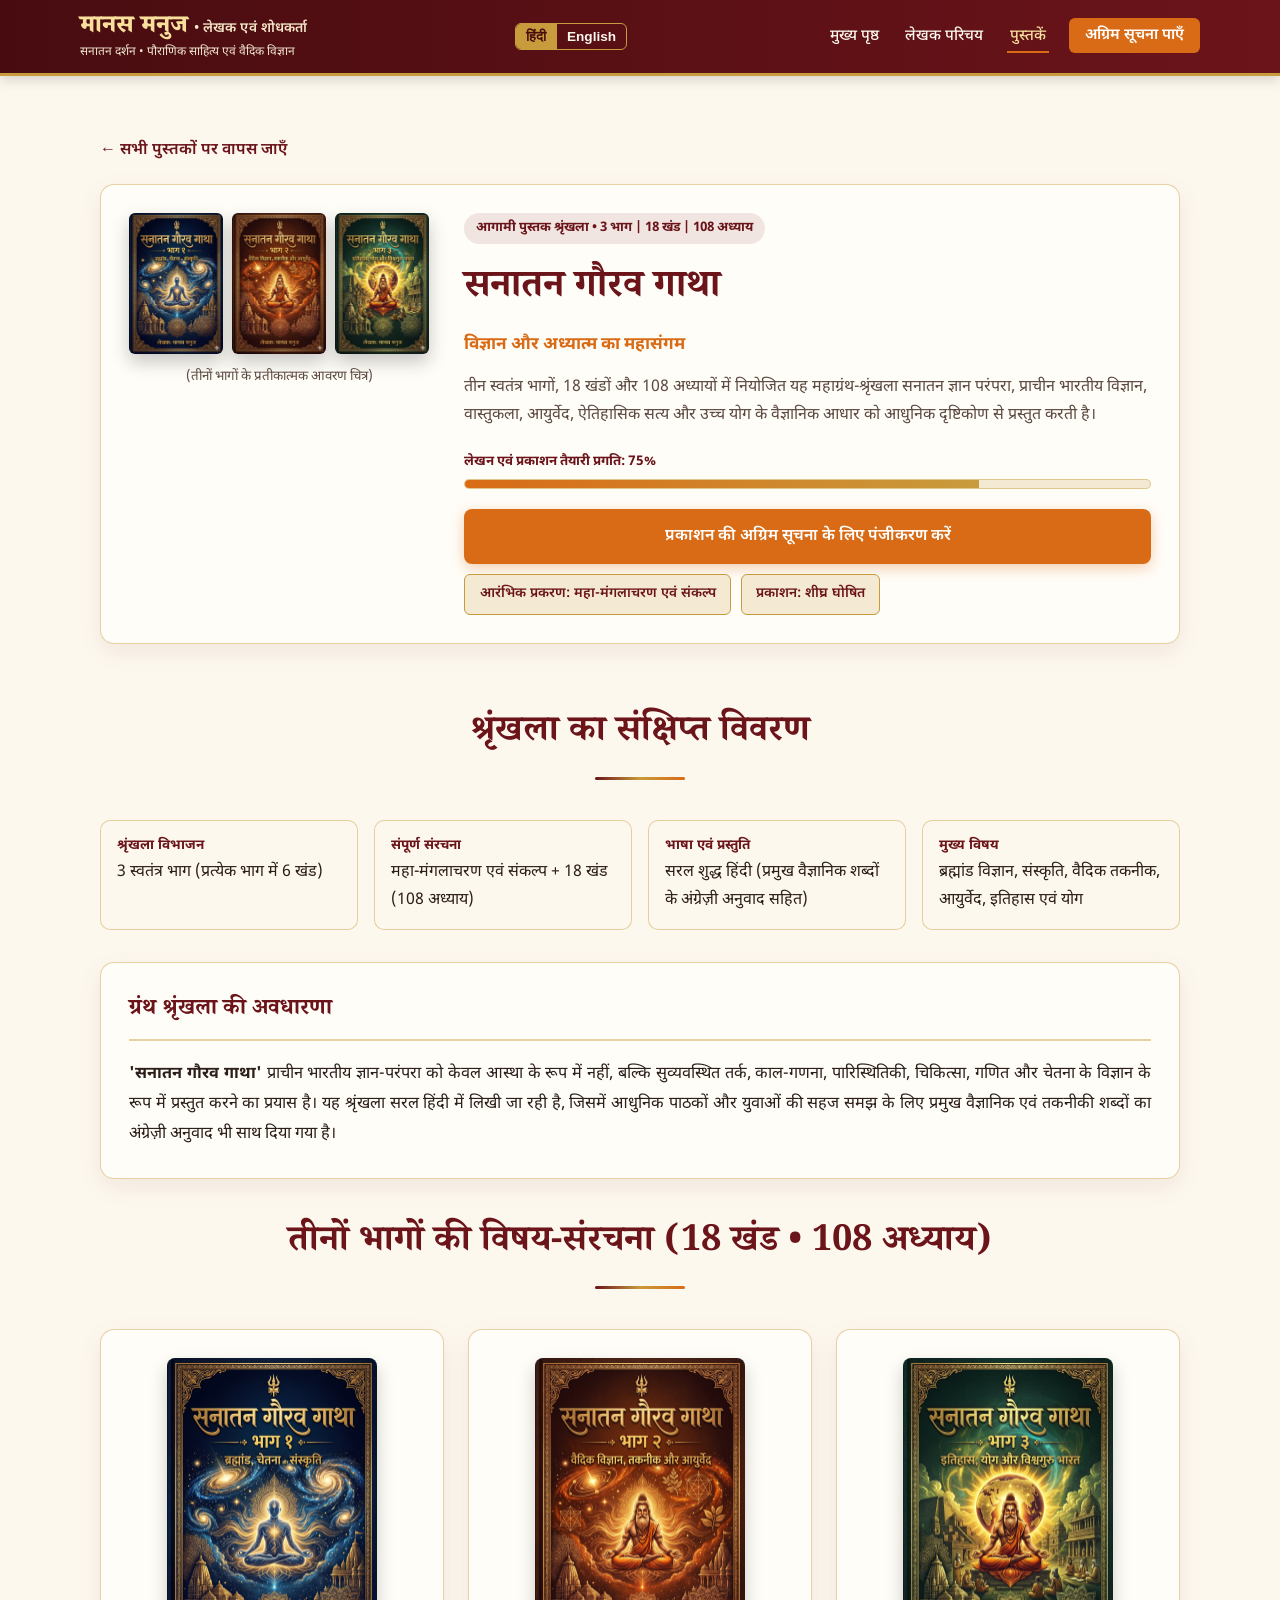
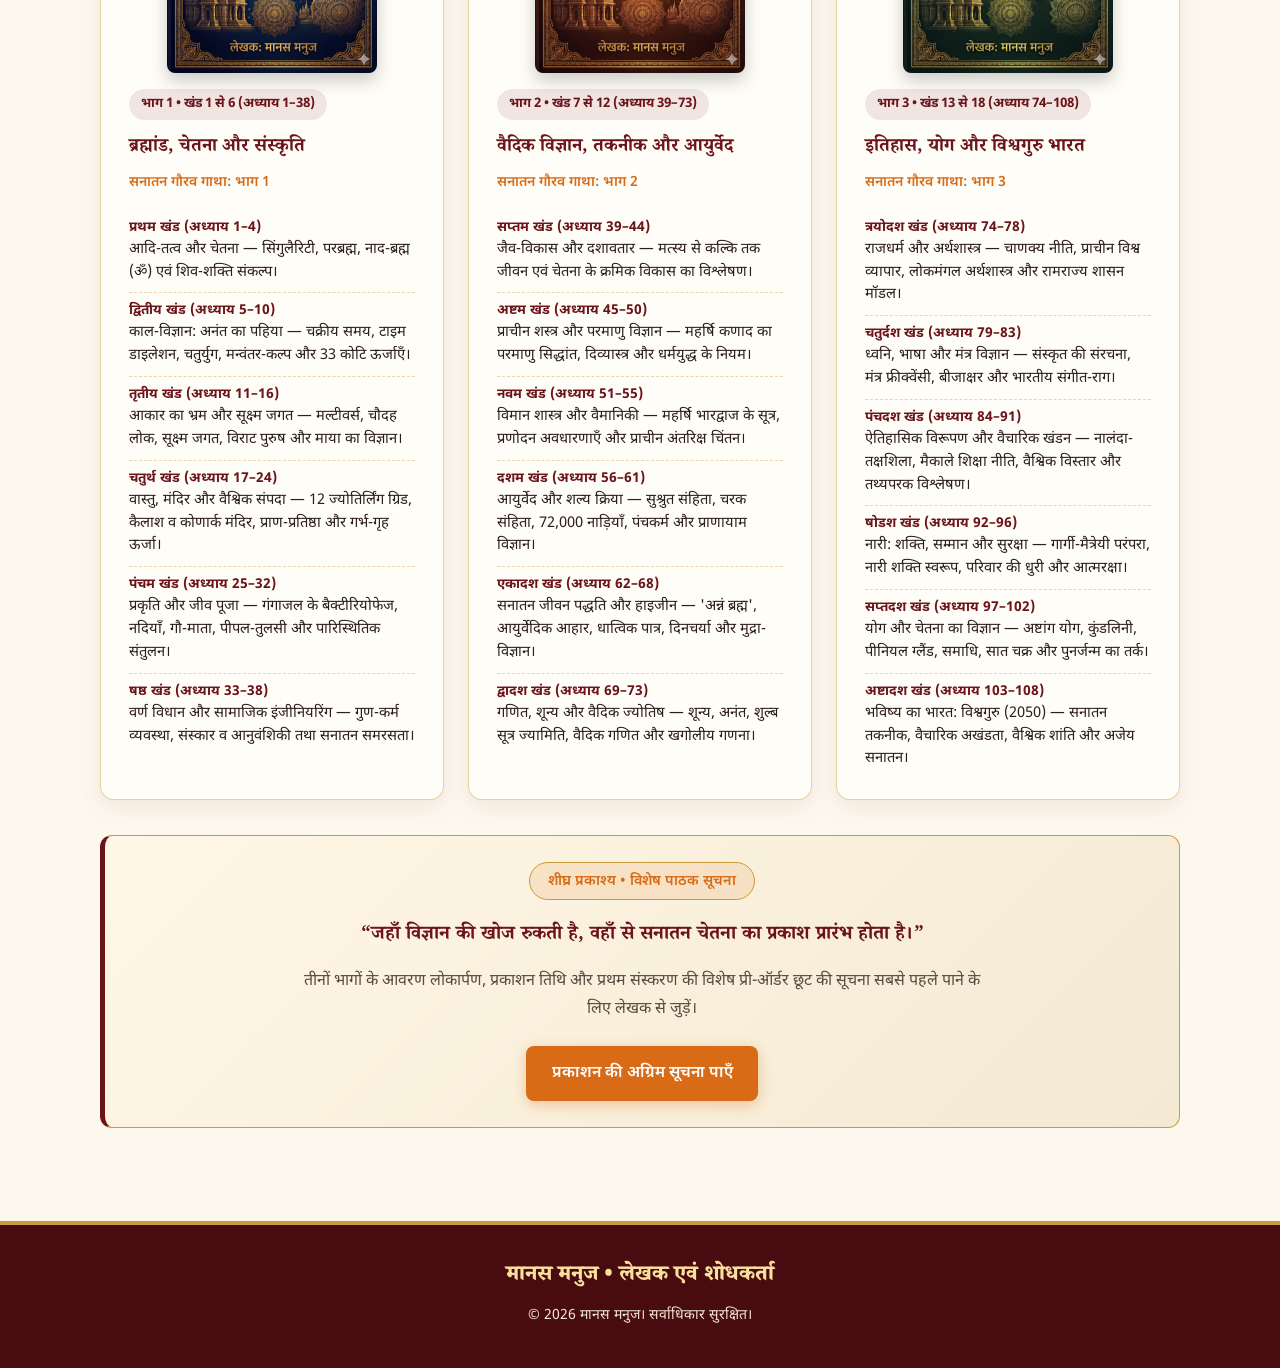
<file: books/sanatan-gaurav-gatha.html>
<!DOCTYPE html>
<html lang="hi">
<head>
  <meta charset="UTF-8" />
  <meta name="viewport" content="width=device-width, initial-scale=1.0" />
  <title>सनातन गौरव गाथा | मानस मनुज • लेखक एवं शोधकर्ता</title>

  <!-- Favicon -->
  <link rel="icon" type="image/jpeg" href="../images/author.jpg" />

  <meta name="description" content="मानस मनुज (लेखक एवं सनातन शोधकर्ता) द्वारा रचित तीन-भागों की आगामी पुस्तक श्रृंखला 'सनातन गौरव गाथा: विज्ञान और अध्यात्म का महासंगम'। 18 खंड और 108 अध्यायों में सनातन विज्ञान, संस्कृति, आयुर्वेद, इतिहास और योग का विवरण।" />
  <meta name="robots" content="index, follow" />

  <link rel="preconnect" href="https://fonts.googleapis.com">
  <link rel="preconnect" href="https://fonts.gstatic.com" crossorigin>
  <link href="https://fonts.googleapis.com/css2?family=Noto+Sans+Devanagari:wght@400;500;600;700&family=Noto+Serif+Devanagari:wght@500;700;800&display=swap" rel="stylesheet">
  <link rel="stylesheet" href="../css/style.css" />
</head>
<body>

  <header>
    <div class="nav-container">
      <a href="../index.html" class="brand-title">
        <span class="brand-name-row">
          <span data-hi="मानस मनुज" data-en="Manas Manuj">मानस मनुज</span>
          <span class="brand-role" data-hi="• लेखक एवं शोधकर्ता" data-en="• Author & Researcher">• लेखक एवं शोधकर्ता</span>
        </span>
        <span class="brand-sub" data-hi="सनातन दर्शन • पौराणिक साहित्य एवं वैदिक विज्ञान" data-en="Sanatan Philosophy • Pauranik Literature & Vedic Science">सनातन दर्शन • पौराणिक साहित्य एवं वैदिक विज्ञान</span>
      </a>

      <div class="lang-switch">
        <button type="button" id="btn-hi" class="lang-btn active" onclick="setLanguage('hi')">हिंदी</button>
        <button type="button" id="btn-en" class="lang-btn" onclick="setLanguage('en')">English</button>
      </div>

      <button class="menu-toggle" onclick="toggleMenu()">☰</button>

      <nav>
        <ul id="navList">
          <li><a href="../index.html" data-hi="मुख्य पृष्ठ" data-en="Home">मुख्य पृष्ठ</a></li>
          <li><a href="../index.html#about" data-hi="लेखक परिचय" data-en="About">लेखक परिचय</a></li>
          <li><a href="../index.html#books" class="active" data-hi="पुस्तकें" data-en="Books">पुस्तकें</a></li>
          <li><a href="../index.html#contact" class="nav-contact-btn" data-hi="अग्रिम सूचना पाएँ" data-en="Get Release Alert">अग्रिम सूचना पाएँ</a></li>
        </ul>
      </nav>
    </div>
  </header>

  <section>
    <p style="margin-bottom:1.2rem;">
      <a href="../index.html#books" style="color:var(--maroon); font-weight:600;" data-hi="← सभी पुस्तकों पर वापस जाएँ" data-en="← Back to All Books">← सभी पुस्तकों पर वापस जाएँ</a>
    </p>

    <div class="card book-hero-grid">
      <!-- तीनों भागों के कवर एक साथ -->
      <div style="display:flex; flex-direction:column; justify-content:center; gap:0.7rem;">
        <div style="display:grid; grid-template-columns:repeat(3, 1fr); gap:0.6rem; align-items:center;">
          <img src="../images/sanatan-gaurav-gatha-part-1.png" alt="सनातन गौरव गाथा - भाग 1" loading="lazy" style="width:100%; aspect-ratio:2/3; object-fit:cover; border-radius:6px; box-shadow:0 8px 18px rgba(0,0,0,0.22);" />
          <img src="../images/sanatan-gaurav-gatha-part-2.png" alt="सनातन गौरव गाथा - भाग 2" loading="lazy" style="width:100%; aspect-ratio:2/3; object-fit:cover; border-radius:6px; box-shadow:0 8px 18px rgba(0,0,0,0.22);" />
          <img src="../images/sanatan-gaurav-gatha-part-3.png" alt="सनातन गौरव गाथा - भाग 3" loading="lazy" style="width:100%; aspect-ratio:2/3; object-fit:cover; border-radius:6px; box-shadow:0 8px 18px rgba(0,0,0,0.22);" />
        </div>
        <small style="text-align:center; color:var(--text-muted);" data-hi="(तीनों भागों के प्रतीकात्मक आवरण चित्र)" data-en="(Representative Covers for the Trilogy)">(तीनों भागों के प्रतीकात्मक आवरण चित्र)</small>
      </div>

      <div>
        <span class="book-badge" data-hi="आगामी पुस्तक श्रृंखला • 3 भाग | 18 खंड | 108 अध्याय" data-en="Upcoming Book Series • 3 Volumes | 18 Khands | 108 Chapters">आगामी पुस्तक श्रृंखला • 3 भाग | 18 खंड | 108 अध्याय</span>
        <h1 style="font-size:clamp(1.8rem, 3.6vw, 2.4rem); margin-bottom:0.35rem;" data-hi="सनातन गौरव गाथा" data-en="Sanatan Gaurav Gatha">सनातन गौरव गाथा</h1>
        <p style="font-weight:700; color:var(--saffron); font-size:1.08rem; margin-bottom:0.9rem;" data-hi="विज्ञान और अध्यात्म का महासंगम" data-en="The Grand Confluence of Science and Spirituality">विज्ञान और अध्यात्म का महासंगम</p>
        <p style="color:var(--text-muted); margin-bottom:1.1rem;" data-hi="तीन स्वतंत्र भागों, 18 खंडों और 108 अध्यायों में नियोजित यह महाग्रंथ-श्रृंखला सनातन ज्ञान परंपरा, प्राचीन भारतीय विज्ञान, वास्तुकला, आयुर्वेद, ऐतिहासिक सत्य और उच्च योग के वैज्ञानिक आधार को आधुनिक दृष्टिकोण से प्रस्तुत करती है।" data-en="Planned across three independent volumes, 18 Khands, and 108 chapters, this book series explores Sanatan knowledge traditions, ancient Indian science, architecture, Ayurveda, historical perspectives, and higher yoga through a clear modern lens.">
          तीन स्वतंत्र भागों, 18 खंडों और 108 अध्यायों में नियोजित यह महाग्रंथ-श्रृंखला सनातन ज्ञान परंपरा, प्राचीन भारतीय विज्ञान, वास्तुकला, आयुर्वेद, ऐतिहासिक सत्य और उच्च योग के वैज्ञानिक आधार को आधुनिक दृष्टिकोण से प्रस्तुत करती है।
        </p>

        <div class="progress-wrap" style="margin:1.2rem 0;">
          <small style="font-weight:700; color:var(--maroon); display:block; margin-bottom:0.35rem;" data-hi="लेखन एवं प्रकाशन तैयारी प्रगति: 75%" data-en="Writing & Publication Progress: 75%">लेखन एवं प्रकाशन तैयारी प्रगति: 75%</small>
          <div class="progress-bar">
            <div class="progress-fill"></div>
          </div>
        </div>

        <div class="book-links" style="margin-top:1.3rem;">
          <a href="../index.html#contact" class="btn btn-primary" style="width:100%;" data-hi="प्रकाशन की अग्रिम सूचना के लिए पंजीकरण करें" data-en="Register for Early Release Alert">प्रकाशन की अग्रिम सूचना के लिए पंजीकरण करें</a>
          <span class="store-tag" data-hi="आरंभिक प्रकरण: महा-मंगलाचरण एवं संकल्प" data-en="Opening: Maha-Mangalacharan & Sankalpa">आरंभिक प्रकरण: महा-मंगलाचरण एवं संकल्प</span>
          <span class="store-tag" data-hi="प्रकाशन: शीघ्र घोषित" data-en="Release: To Be Announced">प्रकाशन: शीघ्र घोषित</span>
        </div>
      </div>
    </div>
  </section>

  <!-- श्रृंखला विवरण एवं परिचय -->
  <section style="padding-top:0;">
    <div class="section-header">
      <h2 data-hi="श्रृंखला का संक्षिप्त विवरण" data-en="Series Overview & Structure">श्रृंखला का संक्षिप्त विवरण</h2>
      <div class="divider"></div>
    </div>

    <div class="specs-grid" style="margin-bottom:2rem;">
      <div class="spec-item">
        <span class="profile-label" data-hi="श्रृंखला विभाजन" data-en="Series Format">श्रृंखला विभाजन</span>
        <span class="profile-value" data-hi="3 स्वतंत्र भाग (प्रत्येक भाग में 6 खंड)" data-en="3 Independent Volumes (6 Khands Each)">3 स्वतंत्र भाग (प्रत्येक भाग में 6 खंड)</span>
      </div>
      <div class="spec-item">
        <span class="profile-label" data-hi="संपूर्ण संरचना" data-en="Total Structure">संपूर्ण संरचना</span>
        <span class="profile-value" data-hi="महा-मंगलाचरण एवं संकल्प + 18 खंड (108 अध्याय)" data-en="Maha-Mangalacharan & Sankalpa + 18 Khands (108 Chapters)">महा-मंगलाचरण एवं संकल्प + 18 खंड (108 अध्याय)</span>
      </div>
      <div class="spec-item">
        <span class="profile-label" data-hi="भाषा एवं प्रस्तुति" data-en="Language & Style">भाषा एवं प्रस्तुति</span>
        <span class="profile-value" data-hi="सरल शुद्ध हिंदी (प्रमुख वैज्ञानिक शब्दों के अंग्रेज़ी अनुवाद सहित)" data-en="Lucid Pure Hindi (with English translations of key scientific terms)">सरल शुद्ध हिंदी (प्रमुख वैज्ञानिक शब्दों के अंग्रेज़ी अनुवाद सहित)</span>
      </div>
      <div class="spec-item">
        <span class="profile-label" data-hi="मुख्य विषय" data-en="Core Themes">मुख्य विषय</span>
        <span class="profile-value" data-hi="ब्रह्मांड विज्ञान, संस्कृति, वैदिक तकनीक, आयुर्वेद, इतिहास एवं योग" data-en="Cosmology, Culture, Vedic Technology, Ayurveda, History & Yoga">ब्रह्मांड विज्ञान, संस्कृति, वैदिक तकनीक, आयुर्वेद, इतिहास एवं योग</span>
      </div>
    </div>

    <div class="card about-bio" style="margin-bottom:2.2rem;">
      <h3 data-hi="ग्रंथ श्रृंखला की अवधारणा" data-en="Vision Behind the Series">ग्रंथ श्रृंखला की अवधारणा</h3>
      <p data-hi="<strong>'सनातन गौरव गाथा'</strong> प्राचीन भारतीय ज्ञान-परंपरा को केवल आस्था के रूप में नहीं, बल्कि सुव्यवस्थित तर्क, काल-गणना, पारिस्थितिकी, चिकित्सा, गणित और चेतना के विज्ञान के रूप में प्रस्तुत करने का प्रयास है। यह श्रृंखला सरल हिंदी में लिखी जा रही है, जिसमें आधुनिक पाठकों और युवाओं की सहज समझ के लिए प्रमुख वैज्ञानिक एवं तकनीकी शब्दों का अंग्रेज़ी अनुवाद भी साथ दिया गया है।" data-en="<strong>'Sanatan Gaurav Gatha'</strong> presents ancient Indian heritage not merely as belief, but as a structured inquiry into cosmology, time-calculation, ecology, medicine, mathematics, and the science of consciousness. Written in accessible Hindi alongside English equivalents for key scientific terms, the trilogy is designed to connect modern readers with timeless Indian wisdom.">
        <strong>'सनातन गौरव गाथा'</strong> प्राचीन भारतीय ज्ञान-परंपरा को केवल आस्था के रूप में नहीं, बल्कि सुव्यवस्थित तर्क, काल-गणना, पारिस्थितिकी, चिकित्सा, गणित और चेतना के विज्ञान के रूप में प्रस्तुत करने का प्रयास है। यह श्रृंखला सरल हिंदी में लिखी जा रही है, जिसमें आधुनिक पाठकों और युवाओं की सहज समझ के लिए प्रमुख वैज्ञानिक एवं तकनीकी शब्दों का अंग्रेज़ी अनुवाद भी साथ दिया गया है।
      </p>
    </div>
    <!-- तीनों भागों की विस्तृत रूपरेखा -->
    <div class="section-header">
      <h2 data-hi="तीनों भागों की विषय-संरचना (18 खंड • 108 अध्याय)" data-en="Trilogy Blueprint (18 Khands • 108 Chapters)">तीनों भागों की विषय-संरचना (18 खंड • 108 अध्याय)</h2>
      <div class="divider"></div>
    </div>

    <div class="grid-3" style="margin-bottom:2.2rem;">
      <!-- भाग 1 -->
      <div class="card">
        <img src="../images/sanatan-gaurav-gatha-part-1.png" alt="सनातन गौरव गाथा - भाग 1" loading="lazy" style="width:100%; max-width:210px; aspect-ratio:2/3; object-fit:cover; border-radius:8px; display:block; margin:0 auto 1rem; box-shadow:0 8px 18px rgba(0,0,0,0.2);" />
        <span class="book-badge" data-hi="भाग 1 • खंड 1 से 6 (अध्याय 1–38)" data-en="Volume 1 • Khands 1–6 (Chapters 1–38)">भाग 1 • खंड 1 से 6 (अध्याय 1–38)</span>
        <h3 style="margin-bottom:0.3rem;" data-hi="ब्रह्मांड, चेतना और संस्कृति" data-en="Cosmos, Consciousness & Culture">ब्रह्मांड, चेतना और संस्कृति</h3>
        <p style="font-size:0.88rem; color:var(--saffron); font-weight:600; margin-bottom:0.9rem;" data-hi="सनातन गौरव गाथा: भाग 1" data-en="Sanatan Gaurav Gatha: Volume 1">सनातन गौरव गाथा: भाग 1</p>
        <ul class="profile-list">
          <li>
            <span class="profile-label" data-hi="प्रथम खंड (अध्याय 1–4)" data-en="Khand 1 (Ch. 1–4)">प्रथम खंड (अध्याय 1–4)</span>
            <span class="profile-value" data-hi="आदि-तत्व और चेतना — सिंगुलैरिटी, परब्रह्म, नाद-ब्रह्म (ॐ) एवं शिव-शक्ति संकल्प।" data-en="The Science of Consciousness — Singularity, Parabrahma, Naad-Brahma (Om), and Energy-Matter union.">आदि-तत्व और चेतना — सिंगुलैरिटी, परब्रह्म, नाद-ब्रह्म (ॐ) एवं शिव-शक्ति संकल्प।</span>
          </li>
          <li>
            <span class="profile-label" data-hi="द्वितीय खंड (अध्याय 5–10)" data-en="Khand 2 (Ch. 5–10)">द्वितीय खंड (अध्याय 5–10)</span>
            <span class="profile-value" data-hi="काल-विज्ञान: अनंत का पहिया — चक्रीय समय, टाइम डाइलेशन, चतुर्युग, मन्वंतर-कल्प और 33 कोटि ऊर्जाएँ।" data-en="The Infinite Time Theory — Circular time, time dilation, Chaturyuga, Manvantara-Kalpa, and 33 cosmic entities.">काल-विज्ञान: अनंत का पहिया — चक्रीय समय, टाइम डाइलेशन, चतुर्युग, मन्वंतर-कल्प और 33 कोटि ऊर्जाएँ।</span>
          </li>
          <li>
            <span class="profile-label" data-hi="तृतीय खंड (अध्याय 11–16)" data-en="Khand 3 (Ch. 11–16)">तृतीय खंड (अध्याय 11–16)</span>
            <span class="profile-value" data-hi="आकार का भ्रम और सूक्ष्म जगत — मल्टीवर्स, चौदह लोक, सूक्ष्म जगत, विराट पुरुष और माया का विज्ञान।" data-en="Illusion of Scale & Multiverse — Multiverse theory, 14 dimensions, atomic scale, Virat Purusha, and Maya.">आकार का भ्रम और सूक्ष्म जगत — मल्टीवर्स, चौदह लोक, सूक्ष्म जगत, विराट पुरुष और माया का विज्ञान।</span>
          </li>
          <li>
            <span class="profile-label" data-hi="चतुर्थ खंड (अध्याय 17–24)" data-en="Khand 4 (Ch. 17–24)">चतुर्थ खंड (अध्याय 17–24)</span>
            <span class="profile-value" data-hi="वास्तु, मंदिर और वैश्विक संपदा — 12 ज्योतिर्लिंग ग्रिड, कैलाश व कोणार्क मंदिर, प्राण-प्रतिष्ठा और गर्भ-गृह ऊर्जा।" data-en="Engineering & Wealth — 12 Jyotirlinga grid, Kailasa & Konark temples, Prana-Pratishtha, and sanctum energy.">वास्तु, मंदिर और वैश्विक संपदा — 12 ज्योतिर्लिंग ग्रिड, कैलाश व कोणार्क मंदिर, प्राण-प्रतिष्ठा और गर्भ-गृह ऊर्जा।</span>
          </li>
          <li>
            <span class="profile-label" data-hi="पंचम खंड (अध्याय 25–32)" data-en="Khand 5 (Ch. 25–32)">पंचम खंड (अध्याय 25–32)</span>
            <span class="profile-value" data-hi="प्रकृति और जीव पूजा — गंगाजल के बैक्टीरियोफेज, नदियाँ, गौ-माता, पीपल-तुलसी और पारिस्थितिक संतुलन।" data-en="Ecology & Divinity — Ganga bacteriophages, river conservation, sacred trees, and ecological harmony.">प्रकृति और जीव पूजा — गंगाजल के बैक्टीरियोफेज, नदियाँ, गौ-माता, पीपल-तुलसी और पारिस्थितिक संतुलन।</span>
          </li>
          <li>
            <span class="profile-label" data-hi="षष्ठ खंड (अध्याय 33–38)" data-en="Khand 6 (Ch. 33–38)">षष्ठ खंड (अध्याय 33–38)</span>
            <span class="profile-value" data-hi="वर्ण विधान और सामाजिक इंजीनियरिंग — गुण-कर्म व्यवस्था, संस्कार व आनुवंशिकी तथा सनातन समरसता।" data-en="Social Science & Genetics — Varna vs. caste, merit-based evolution, genetics, and social unity.">वर्ण विधान और सामाजिक इंजीनियरिंग — गुण-कर्म व्यवस्था, संस्कार व आनुवंशिकी तथा सनातन समरसता।</span>
          </li>
        </ul>
      </div>

      <!-- भाग 2 -->
      <div class="card">
        <img src="../images/sanatan-gaurav-gatha-part-2.png" alt="सनातन गौरव गाथा - भाग 2" loading="lazy" style="width:100%; max-width:210px; aspect-ratio:2/3; object-fit:cover; border-radius:8px; display:block; margin:0 auto 1rem; box-shadow:0 8px 18px rgba(0,0,0,0.2);" />
        <span class="book-badge" data-hi="भाग 2 • खंड 7 से 12 (अध्याय 39–73)" data-en="Volume 2 • Khands 7–12 (Chapters 39–73)">भाग 2 • खंड 7 से 12 (अध्याय 39–73)</span>
        <h3 style="margin-bottom:0.3rem;" data-hi="वैदिक विज्ञान, तकनीक और आयुर्वेद" data-en="Vedic Science, Technology & Ayurveda">वैदिक विज्ञान, तकनीक और आयुर्वेद</h3>
        <p style="font-size:0.88rem; color:var(--saffron); font-weight:600; margin-bottom:0.9rem;" data-hi="सनातन गौरव गाथा: भाग 2" data-en="Sanatan Gaurav Gatha: Volume 2">सनातन गौरव गाथा: भाग 2</p>
        <ul class="profile-list">
          <li>
            <span class="profile-label" data-hi="सप्तम खंड (अध्याय 39–44)" data-en="Khand 7 (Ch. 39–44)">सप्तम खंड (अध्याय 39–44)</span>
            <span class="profile-value" data-hi="जैव-विकास और दशावतार — मत्स्य से कल्कि तक जीवन एवं चेतना के क्रमिक विकास का विश्लेषण।" data-en="Evolutionary Science — Dashavatara as a timeline of biological and conscious evolution.">जैव-विकास और दशावतार — मत्स्य से कल्कि तक जीवन एवं चेतना के क्रमिक विकास का विश्लेषण।</span>
          </li>
          <li>
            <span class="profile-label" data-hi="अष्टम खंड (अध्याय 45–50)" data-en="Khand 8 (Ch. 45–50)">अष्टम खंड (अध्याय 45–50)</span>
            <span class="profile-value" data-hi="प्राचीन शस्त्र और परमाणु विज्ञान — महर्षि कणाद का परमाणु सिद्धांत, दिव्यास्त्र और धर्मयुद्ध के नियम।" data-en="Advanced Weaponry — Maharshi Kanada's atomic theory, ancient energy weapons, and ethics of Dharmayuddha.">प्राचीन शस्त्र और परमाणु विज्ञान — महर्षि कणाद का परमाणु सिद्धांत, दिव्यास्त्र और धर्मयुद्ध के नियम।</span>
          </li>
          <li>
            <span class="profile-label" data-hi="नवम खंड (अध्याय 51–55)" data-en="Khand 9 (Ch. 51–55)">नवम खंड (अध्याय 51–55)</span>
            <span class="profile-value" data-hi="विमान शास्त्र और वैमानिकी — महर्षि भारद्वाज के सूत्र, प्रणोदन अवधारणाएँ और प्राचीन अंतरिक्ष चिंतन।" data-en="Ancient Aeronautics — Maharshi Bharadwaja's texts, propulsion concepts, and ancient aerospace lore.">विमान शास्त्र और वैमानिकी — महर्षि भारद्वाज के सूत्र, प्रणोदन अवधारणाएँ और प्राचीन अंतरिक्ष चिंतन।</span>
          </li>
          <li>
            <span class="profile-label" data-hi="दशम खंड (अध्याय 56–61)" data-en="Khand 10 (Ch. 56–61)">दशम खंड (अध्याय 56–61)</span>
            <span class="profile-value" data-hi="आयुर्वेद और शल्य क्रिया — सुश्रुत संहिता, चरक संहिता, 72,000 नाड़ियाँ, पंचकर्म और प्राणायाम विज्ञान।" data-en="Ancient Medicine & Surgery — Sushruta & Charaka Samhita, 72,000 Nadis, Panchakarma, and Pranayama.">आयुर्वेद और शल्य क्रिया — सुश्रुत संहिता, चरक संहिता, 72,000 नाड़ियाँ, पंचकर्म और प्राणायाम विज्ञान।</span>
          </li>
          <li>
            <span class="profile-label" data-hi="एकादश खंड (अध्याय 62–68)" data-en="Khand 11 (Ch. 62–68)">एकादश खंड (अध्याय 62–68)</span>
            <span class="profile-value" data-hi="सनातन जीवन पद्धति और हाइजीन — 'अन्नं ब्रह्म', आयुर्वेदिक आहार, धात्विक पात्र, दिनचर्या और मुद्रा-विज्ञान।" data-en="Modern Life & Hygiene — Gut-brain connection, Ayurvedic diet, metal vessels, Dinacharya, and Mudras.">सनातन जीवन पद्धति और हाइजीन — 'अन्नं ब्रह्म', आयुर्वेदिक आहार, धात्विक पात्र, दिनचर्या और मुद्रा-विज्ञान।</span>
          </li>
          <li>
            <span class="profile-label" data-hi="द्वादश खंड (अध्याय 69–73)" data-en="Khand 12 (Ch. 69–73)">द्वादश खंड (अध्याय 69–73)</span>
            <span class="profile-value" data-hi="गणित, शून्य और वैदिक ज्योतिष — शून्य, अनंत, शुल्ब सूत्र ज्यामिति, वैदिक गणित और खगोलीय गणना।" data-en="Mathematics & Astronomy — Zero, infinity, Shulba Sutra geometry, Vedic math, and astronomical calculations.">गणित, शून्य और वैदिक ज्योतिष — शून्य, अनंत, शुल्ब सूत्र ज्यामिति, वैदिक गणित और खगोलीय गणना।</span>
          </li>
        </ul>
      </div>

      <!-- भाग 3 -->
      <div class="card">
        <img src="../images/sanatan-gaurav-gatha-part-3.png" alt="सनातन गौरव गाथा - भाग 3" loading="lazy" style="width:100%; max-width:210px; aspect-ratio:2/3; object-fit:cover; border-radius:8px; display:block; margin:0 auto 1rem; box-shadow:0 8px 18px rgba(0,0,0,0.2);" />
        <span class="book-badge" data-hi="भाग 3 • खंड 13 से 18 (अध्याय 74–108)" data-en="Volume 3 • Khands 13–18 (Chapters 74–108)">भाग 3 • खंड 13 से 18 (अध्याय 74–108)</span>
        <h3 style="margin-bottom:0.3rem;" data-hi="इतिहास, योग और विश्वगुरु भारत" data-en="History, Yoga & Vishwaguru Bharat">इतिहास, योग और विश्वगुरु भारत</h3>
        <p style="font-size:0.88rem; color:var(--saffron); font-weight:600; margin-bottom:0.9rem;" data-hi="सनातन गौरव गाथा: भाग 3" data-en="Sanatan Gaurav Gatha: Volume 3">सनातन गौरव गाथा: भाग 3</p>
        <ul class="profile-list">
          <li>
            <span class="profile-label" data-hi="त्रयोदश खंड (अध्याय 74–78)" data-en="Khand 13 (Ch. 74–78)">त्रयोदश खंड (अध्याय 74–78)</span>
            <span class="profile-value" data-hi="राजधर्म और अर्थशास्त्र — चाणक्य नीति, प्राचीन विश्व व्यापार, लोकमंगल अर्थशास्त्र और रामराज्य शासन मॉडल।" data-en="Governance & Economics — Chanakya Niti, India's historic global trade share, and dharmic governance.">राजधर्म और अर्थशास्त्र — चाणक्य नीति, प्राचीन विश्व व्यापार, लोकमंगल अर्थशास्त्र और रामराज्य शासन मॉडल।</span>
          </li>
          <li>
            <span class="profile-label" data-hi="चतुर्दश खंड (अध्याय 79–83)" data-en="Khand 14 (Ch. 79–83)">चतुर्दश खंड (अध्याय 79–83)</span>
            <span class="profile-value" data-hi="ध्वनि, भाषा और मंत्र विज्ञान — संस्कृत की संरचना, मंत्र फ्रीक्वेंसी, बीजाक्षर और भारतीय संगीत-राग।" data-en="Linguistics & Vibrations — Sanskrit's computational structure, mantra acoustics, Beejakshara, and Ragas.">ध्वनि, भाषा और मंत्र विज्ञान — संस्कृत की संरचना, मंत्र फ्रीक्वेंसी, बीजाक्षर और भारतीय संगीत-राग।</span>
          </li>
          <li>
            <span class="profile-label" data-hi="पंचदश खंड (अध्याय 84–91)" data-en="Khand 15 (Ch. 84–91)">पंचदश खंड (अध्याय 84–91)</span>
            <span class="profile-value" data-hi="ऐतिहासिक विरूपण और वैचारिक खंडन — नालंदा-तक्षशिला, मैकाले शिक्षा नीति, वैश्विक विस्तार और तथ्यपरक विश्लेषण।" data-en="History & Deconstruction — Nalanda-Takshashila, Macaulay's education policy, and global cultural footprints.">ऐतिहासिक विरूपण और वैचारिक खंडन — नालंदा-तक्षशिला, मैकाले शिक्षा नीति, वैश्विक विस्तार और तथ्यपरक विश्लेषण।</span>
          </li>
          <li>
            <span class="profile-label" data-hi="षोडश खंड (अध्याय 92–96)" data-en="Khand 16 (Ch. 92–96)">षोडश खंड (अध्याय 92–96)</span>
            <span class="profile-value" data-hi="नारी: शक्ति, सम्मान और सुरक्षा — गार्गी-मैत्रेयी परंपरा, नारी शक्ति स्वरूप, परिवार की धुरी और आत्मरक्षा।" data-en="Womanhood & Strength — Gargi-Maitreyi tradition, Shakti essence, family harmony, and self-reliance.">नारी: शक्ति, सम्मान और सुरक्षा — गार्गी-मैत्रेयी परंपरा, नारी शक्ति स्वरूप, परिवार की धुरी और आत्मरक्षा।</span>
          </li>
          <li>
            <span class="profile-label" data-hi="सप्तदश खंड (अध्याय 97–102)" data-en="Khand 17 (Ch. 97–102)">सप्तदश खंड (अध्याय 97–102)</span>
            <span class="profile-value" data-hi="योग और चेतना का विज्ञान — अष्टांग योग, कुंडलिनी, पीनियल ग्लैंड, समाधि, सात चक्र और पुनर्जन्म का तर्क।" data-en="Yoga & Higher Consciousness — Ashtanga Yoga, Kundalini, pineal gland, Samadhi, Chakras, and rebirth.">योग और चेतना का विज्ञान — अष्टांग योग, कुंडलिनी, पीनियल ग्लैंड, समाधि, सात चक्र और पुनर्जन्म का तर्क।</span>
          </li>
          <li>
            <span class="profile-label" data-hi="अष्टादश खंड (अध्याय 103–108)" data-en="Khand 18 (Ch. 103–108)">अष्टादश खंड (अध्याय 103–108)</span>
            <span class="profile-value" data-hi="भविष्य का भारत: विश्वगुरु (2050) — सनातन तकनीक, वैचारिक अखंडता, वैश्विक शांति और अजेय सनातन।" data-en="Future Vision 2050 — Sustainable Sanatan science, cultural unity, global peace, and Vishwaguru Bharat.">भविष्य का भारत: विश्वगुरु (2050) — सनातन तकनीक, वैचारिक अखंडता, वैश्विक शांति और अजेय सनातन।</span>
          </li>
        </ul>
      </div>
    </div>

    <!-- अग्रिम सूचना बॉक्स -->
    <div class="quote-box">
      <div class="sacred-badge" data-hi="शीघ्र प्रकाश्य • विशेष पाठक सूचना" data-en="Coming Soon • Reader Notification">शीघ्र प्रकाश्य • विशेष पाठक सूचना</div>
      <p class="quote-verse" data-hi="“जहाँ विज्ञान की खोज रुकती है, वहाँ से सनातन चेतना का प्रकाश प्रारंभ होता है।”" data-en="“Where material inquiry reaches its frontier, the light of Sanatan consciousness begins.”">
        “जहाँ विज्ञान की खोज रुकती है, वहाँ से सनातन चेतना का प्रकाश प्रारंभ होता है।”
      </p>
      <p style="color:var(--text-muted); max-width:680px; margin:0 auto 1.4rem;" data-hi="तीनों भागों के आवरण लोकार्पण, प्रकाशन तिथि और प्रथम संस्करण की विशेष प्री-ऑर्डर छूट की सूचना सबसे पहले पाने के लिए लेखक से जुड़ें।" data-en="Connect with the author to receive priority updates on cover reveals, release dates, and first-edition pre-order discounts across all three volumes.">
        तीनों भागों के आवरण लोकार्पण, प्रकाशन तिथि और प्रथम संस्करण की विशेष प्री-ऑर्डर छूट की सूचना सबसे पहले पाने के लिए लेखक से जुड़ें।
      </p>
      <a href="../index.html#contact" class="btn btn-primary" data-hi="प्रकाशन की अग्रिम सूचना पाएँ" data-en="Get Publication Alert">प्रकाशन की अग्रिम सूचना पाएँ</a>
    </div>
  </section>

  <footer>
    <div class="brand-title" style="font-size:1.35rem;" data-hi="मानस मनुज • लेखक एवं शोधकर्ता" data-en="Manas Manuj • Author & Researcher">मानस मनुज • लेखक एवं शोधकर्ता</div>
    <p style="font-size:0.88rem; margin-top:0.8rem;" data-hi="© 2026 मानस मनुज। सर्वाधिकार सुरक्षित।" data-en="© 2026 Manas Manuj. All rights reserved.">© 2026 मानस मनुज। सर्वाधिकार सुरक्षित।</p>
  </footer>

  <script src="../js/main.js"></script>
  <script>
    if (typeof toggleMenu !== 'function') {
      window.toggleMenu = function() {
        var nav = document.getElementById('navList');
        if (nav) nav.classList.toggle('show');
      };
    }
    if (typeof setLanguage !== 'function') {
      window.setLanguage = function(lang) {
        localStorage.setItem('siteLang', lang);
        document.querySelectorAll('[data-hi][data-en]').forEach(function(el) {
          el.innerHTML = el.getAttribute('data-' + lang);
        });
        var hiBtn = document.getElementById('btn-hi');
        var enBtn = document.getElementById('btn-en');
        if (hiBtn) hiBtn.classList.toggle('active', lang === 'hi');
        if (enBtn) enBtn.classList.toggle('active', lang === 'en');
      };
      var savedLang = localStorage.getItem('siteLang');
      if (savedLang) window.setLanguage(savedLang);
    }
  </script>
</body>
</html>
</file>
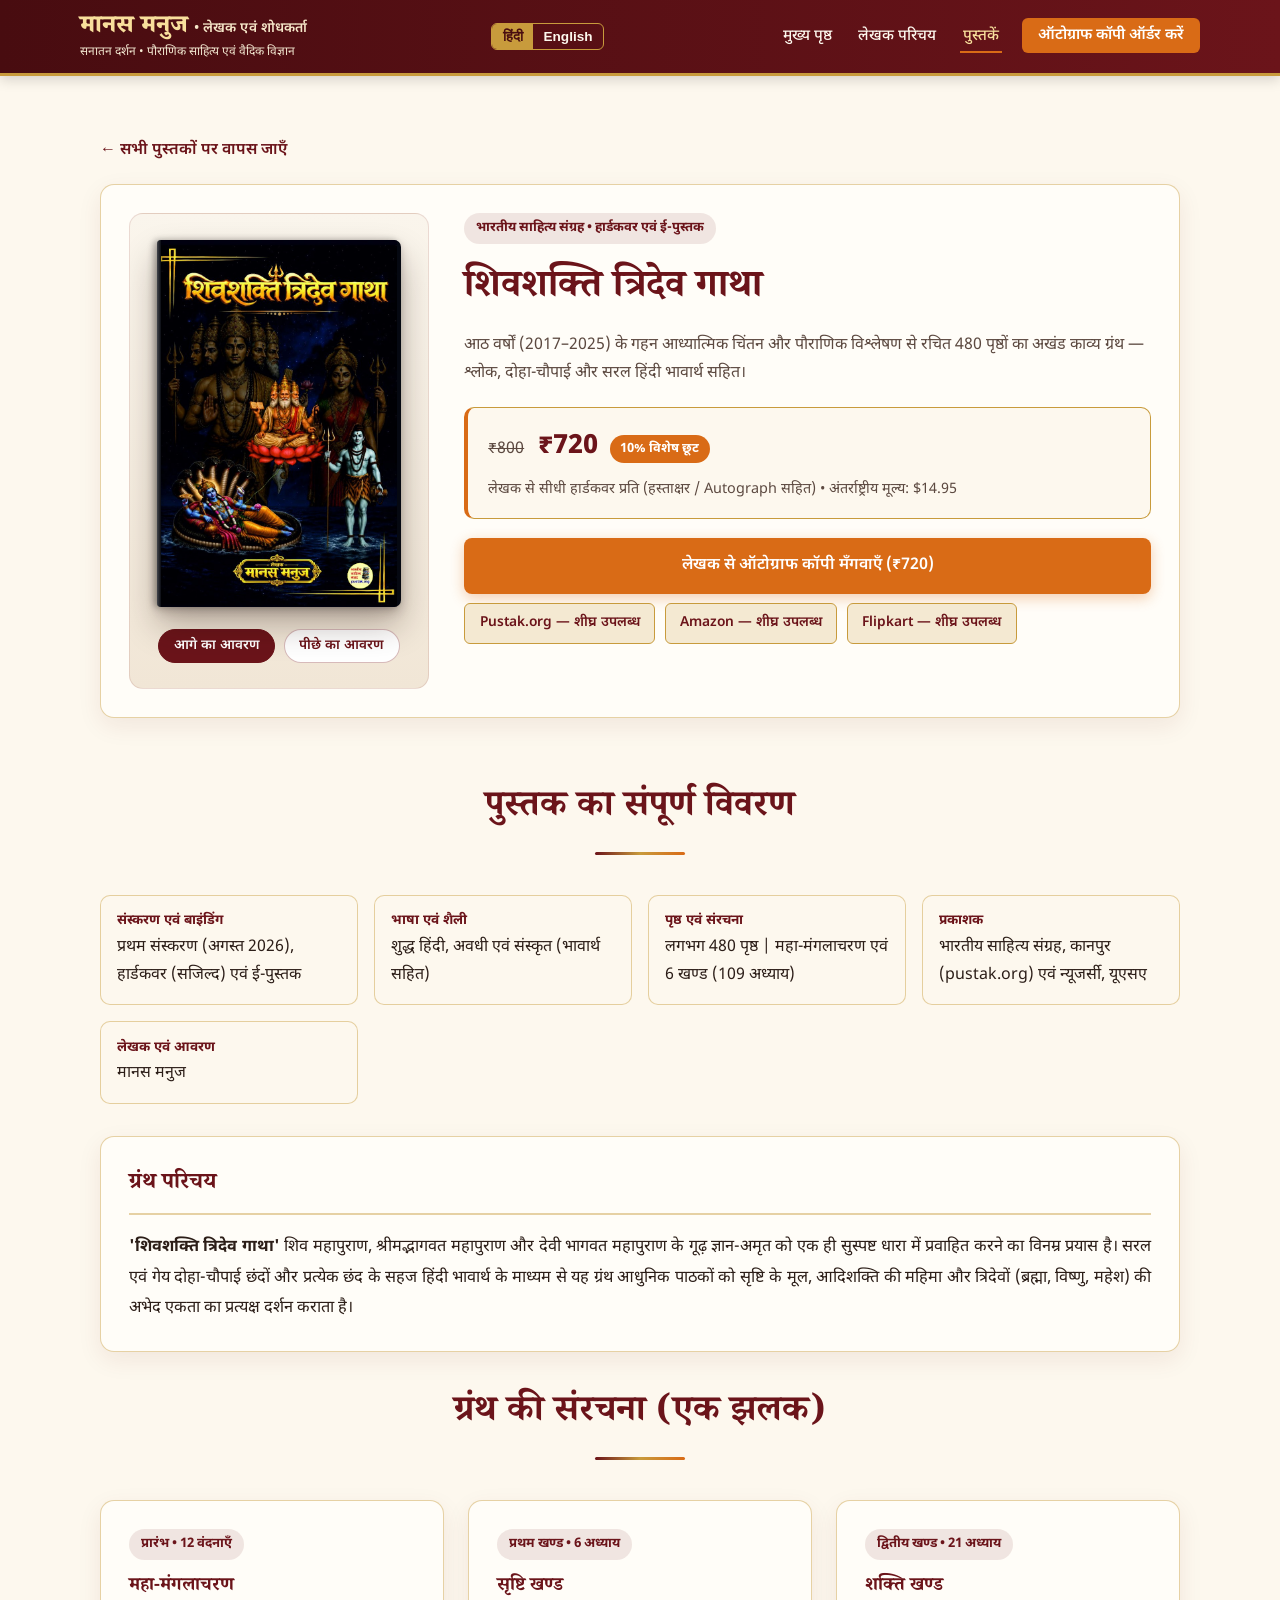
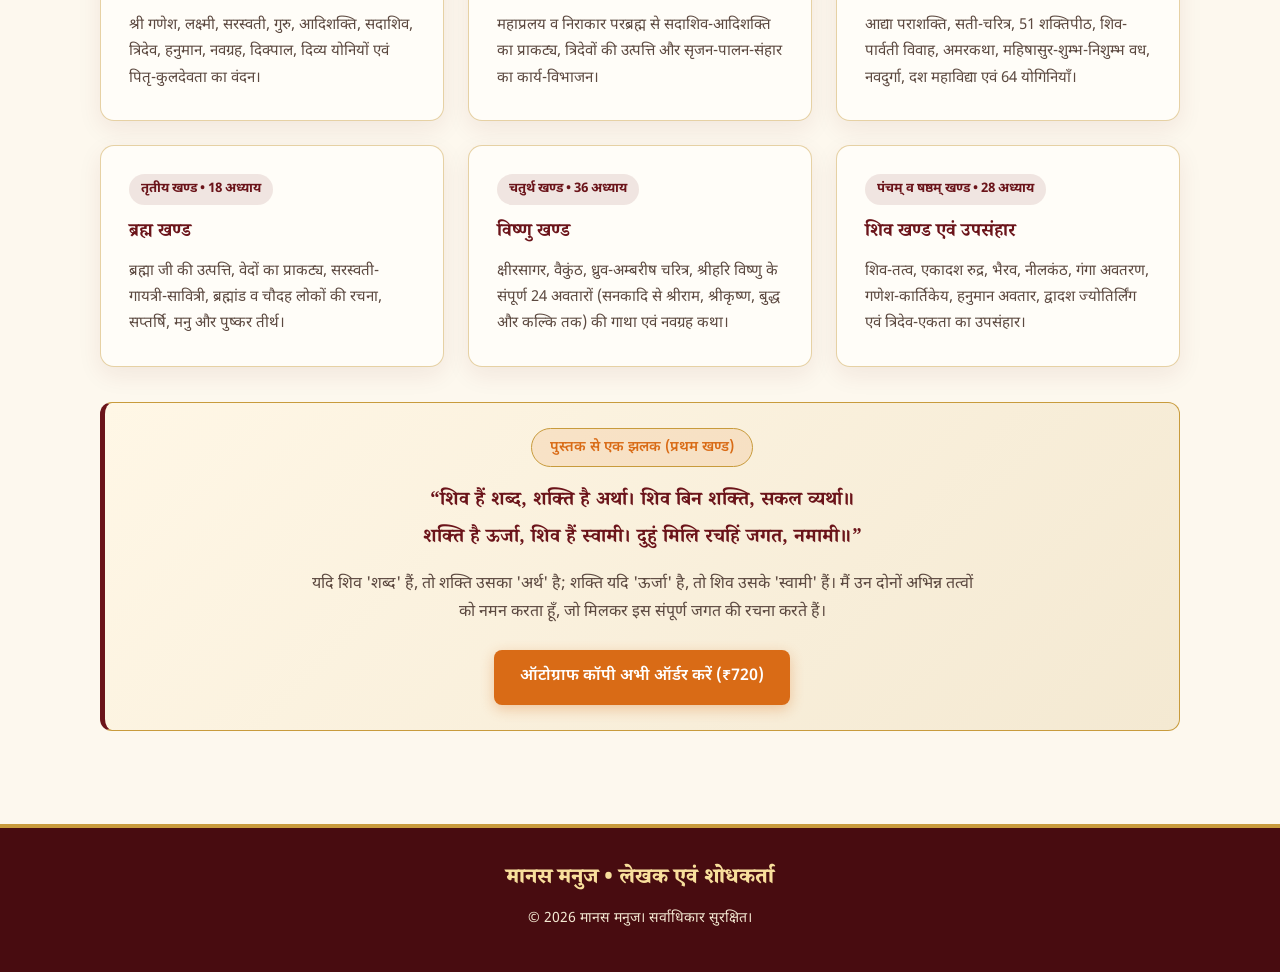
<file: books/shivshakti-tridev-gatha.html>
<!DOCTYPE html>
<html lang="hi">
<head>
  <meta charset="UTF-8" />
  <meta name="viewport" content="width=device-width, initial-scale=1.0" />
  <title>शिवशक्ति त्रिदेव गाथा | मानस मनुज • लेखक एवं शोधकर्ता</title>

  <!-- Favicon -->
  <link rel="icon" type="image/jpeg" href="../images/author.jpg" />

  <meta name="description" content="मानस मनुज (लेखक एवं सनातन शोधकर्ता) द्वारा रचित 480 पृष्ठों का आध्यात्मिक काव्य ग्रंथ शिवशक्ति त्रिदेव गाथा। हार्डकवर संस्करण, 6 खण्ड, 109 अध्याय एवं 10% विशेष छूट पर ऑटोग्राफ कॉपी।" />
  <meta name="robots" content="index, follow" />

  <link rel="preconnect" href="https://fonts.googleapis.com">
  <link rel="preconnect" href="https://fonts.gstatic.com" crossorigin>
  <link href="https://fonts.googleapis.com/css2?family=Noto+Sans+Devanagari:wght@400;500;600;700&family=Noto+Serif+Devanagari:wght@500;700;800&display=swap" rel="stylesheet">
  <link rel="stylesheet" href="../css/style.css" />
  <style>
    /* पीछे का आवरण पढ़ते समय स्पष्ट बड़ा व्यू */
    .book-3d.book-3d-lg.flat-view {
      width: 100%;
      max-width: 360px;
      border-radius: 8px;
      box-shadow: 0 14px 30px rgba(35, 18, 10, 0.28);
    }
    .book-3d.book-3d-lg.flat-view img {
      border-radius: 8px;
    }
  </style>
</head>
<body>

  <header>
    <div class="nav-container">
      <a href="../index.html" class="brand-title">
        <span class="brand-name-row">
          <span data-hi="मानस मनुज" data-en="Manas Manuj">मानस मनुज</span>
          <span class="brand-role" data-hi="• लेखक एवं शोधकर्ता" data-en="• Author & Researcher">• लेखक एवं शोधकर्ता</span>
        </span>
        <span class="brand-sub" data-hi="सनातन दर्शन • पौराणिक साहित्य एवं वैदिक विज्ञान" data-en="Sanatan Philosophy • Pauranik Literature & Vedic Science">सनातन दर्शन • पौराणिक साहित्य एवं वैदिक विज्ञान</span>
      </a>

      <div class="lang-switch">
        <button type="button" id="btn-hi" class="lang-btn active" onclick="setLanguage('hi')">हिंदी</button>
        <button type="button" id="btn-en" class="lang-btn" onclick="setLanguage('en')">English</button>
      </div>

      <button class="menu-toggle" onclick="toggleMenu()">☰</button>

      <nav>
        <ul id="navList">
          <li><a href="../index.html" data-hi="मुख्य पृष्ठ" data-en="Home">मुख्य पृष्ठ</a></li>
          <li><a href="../index.html#about" data-hi="लेखक परिचय" data-en="About">लेखक परिचय</a></li>
          <li><a href="../index.html#books" class="active" data-hi="पुस्तकें" data-en="Books">पुस्तकें</a></li>
          <li><a href="../index.html#direct-order" class="nav-contact-btn" data-hi="ऑटोग्राफ कॉपी ऑर्डर करें" data-en="Order Autographed Copy">ऑटोग्राफ कॉपी ऑर्डर करें</a></li>
        </ul>
      </nav>
    </div>
  </header>

  <section>
    <p style="margin-bottom:1.2rem;">
      <a href="../index.html#books" style="color:var(--maroon); font-weight:600;" data-hi="← सभी पुस्तकों पर वापस जाएँ" data-en="← Back to All Books">← सभी पुस्तकों पर वापस जाएँ</a>
    </p>

    <div class="card book-hero-grid">
      <div class="book-3d-stage" style="margin-bottom:0;">
        <div class="book-3d book-3d-lg" id="bookCoverBox">
          <img id="bookCoverImg" src="../images/shivshakti-front.jpg" alt="शिवशक्ति त्रिदेव गाथा - आवरण चित्र" />
        </div>
        <div class="cover-toggle-group">
          <button type="button" id="btnFrontCover" class="cover-toggle-btn active" onclick="switchBookCover('front')" data-hi="आगे का आवरण" data-en="Front Cover">आगे का आवरण</button>
          <button type="button" id="btnBackCover" class="cover-toggle-btn" onclick="switchBookCover('back')" data-hi="पीछे का आवरण" data-en="Back Cover">पीछे का आवरण</button>
        </div>
      </div>

      <div>
        <span class="book-badge" data-hi="भारतीय साहित्य संग्रह • हार्डकवर एवं ई-पुस्तक" data-en="Bhartiya Sahitya Sangrah • Hardcover & E-Book">भारतीय साहित्य संग्रह • हार्डकवर एवं ई-पुस्तक</span>
        <h1 style="font-size:clamp(1.8rem, 3.6vw, 2.4rem); margin-bottom:0.5rem;" data-hi="शिवशक्ति त्रिदेव गाथा" data-en="ShivShakti Tridev Gatha">शिवशक्ति त्रिदेव गाथा</h1>
        <p style="color:var(--text-muted); margin-bottom:1rem;" data-hi="आठ वर्षों (2017–2025) के गहन आध्यात्मिक चिंतन और पौराणिक विश्लेषण से रचित 480 पृष्ठों का अखंड काव्य ग्रंथ — श्लोक, दोहा-चौपाई और सरल हिंदी भावार्थ सहित।" data-en="A monumental 480-page poetic work born out of eight years (2017–2025) of spiritual contemplation and Pauranik research — featuring Sanskrit Shlokas, Doha-Chaupai verses, and lucid Hindi interpretations.">
          आठ वर्षों (2017–2025) के गहन आध्यात्मिक चिंतन और पौराणिक विश्लेषण से रचित 480 पृष्ठों का अखंड काव्य ग्रंथ — श्लोक, दोहा-चौपाई और सरल हिंदी भावार्थ सहित।
        </p>

        <div class="price-box">
          <div>
            <span class="price-old">₹800</span>
            <span class="price-new">₹720</span>
            <span class="discount-pill" data-hi="10% विशेष छूट" data-en="10% Special Off">10% विशेष छूट</span>
          </div>
          <p style="font-size:0.9rem; color:var(--text-muted); margin-top:0.4rem;" data-hi="लेखक से सीधी हार्डकवर प्रति (हस्ताक्षर / Autograph सहित) • अंतर्राष्ट्रीय मूल्य: $14.95" data-en="Direct Hardcover Copy from Author (with Autograph) • International MRP: $14.95">
            लेखक से सीधी हार्डकवर प्रति (हस्ताक्षर / Autograph सहित) • अंतर्राष्ट्रीय मूल्य: $14.95
          </p>
        </div>

        <div class="book-links" style="margin-top:1.2rem;">
          <a href="../index.html#direct-order" class="btn btn-primary" style="width:100%;" data-hi="लेखक से ऑटोग्राफ कॉपी मँगवाएँ (₹720)" data-en="Order Autographed Copy from Author (₹720)">लेखक से ऑटोग्राफ कॉपी मँगवाएँ (₹720)</a>
          <span class="store-tag" data-hi="Pustak.org — शीघ्र उपलब्ध" data-en="Pustak.org — Coming Soon">Pustak.org — शीघ्र उपलब्ध</span>
          <span class="store-tag" data-hi="Amazon — शीघ्र उपलब्ध" data-en="Amazon — Coming Soon">Amazon — शीघ्र उपलब्ध</span>
          <span class="store-tag" data-hi="Flipkart — शीघ्र उपलब्ध" data-en="Flipkart — Coming Soon">Flipkart — शीघ्र उपलब्ध</span>
        </div>
      </div>
    </div>
  </section>

  <!-- पुस्तक विवरण एवं परिचय -->
  <section style="padding-top:0;">
    <div class="section-header">
      <h2 data-hi="पुस्तक का संपूर्ण विवरण" data-en="Book Specifications & Overview">पुस्तक का संपूर्ण विवरण</h2>
      <div class="divider"></div>
    </div>

    <div class="specs-grid" style="margin-bottom:2rem;">
      <div class="spec-item">
        <span class="profile-label" data-hi="संस्करण एवं बाइंडिंग" data-en="Edition & Binding">संस्करण एवं बाइंडिंग</span>
        <span class="profile-value" data-hi="प्रथम संस्करण (अगस्त 2026), हार्डकवर (सजिल्द) एवं ई-पुस्तक" data-en="First Edition (August 2026), Hardcover & E-Book">प्रथम संस्करण (अगस्त 2026), हार्डकवर (सजिल्द) एवं ई-पुस्तक</span>
      </div>
      <div class="spec-item">
        <span class="profile-label" data-hi="भाषा एवं शैली" data-en="Language & Style">भाषा एवं शैली</span>
        <span class="profile-value" data-hi="शुद्ध हिंदी, अवधी एवं संस्कृत (भावार्थ सहित)" data-en="Pure Hindi, Awadhi & Sanskrit (with Explanations)">शुद्ध हिंदी, अवधी एवं संस्कृत (भावार्थ सहित)</span>
      </div>
      <div class="spec-item">
        <span class="profile-label" data-hi="पृष्ठ एवं संरचना" data-en="Extent & Structure">पृष्ठ एवं संरचना</span>
        <span class="profile-value" data-hi="लगभग 480 पृष्ठ | महा-मंगलाचरण एवं 6 खण्ड (109 अध्याय)" data-en="Approx. 480 Pages | Maha-Mangalacharan & 6 Khands (109 Chapters)">लगभग 480 पृष्ठ | महा-मंगलाचरण एवं 6 खण्ड (109 अध्याय)</span>
      </div>
      <div class="spec-item">
        <span class="profile-label" data-hi="प्रकाशक" data-en="Publisher">प्रकाशक</span>
        <span class="profile-value" data-hi="भारतीय साहित्य संग्रह, कानपुर (pustak.org) एवं न्यूजर्सी, यूएसए" data-en="Bhartiya Sahitya Sangrah, Kanpur (pustak.org) & New Jersey, USA">भारतीय साहित्य संग्रह, कानपुर (pustak.org) एवं न्यूजर्सी, यूएसए</span>
      </div>
      <div class="spec-item">
        <span class="profile-label" data-hi="लेखक एवं आवरण" data-en="Author & Cover Concept">लेखक एवं आवरण</span>
        <span class="profile-value" data-hi="मानस मनुज" data-en="Manas Manuj">मानस मनुज</span>
      </div>
    </div>

    <div class="card about-bio" style="margin-bottom:2rem;">
      <h3 data-hi="ग्रंथ परिचय" data-en="About the Book">ग्रंथ परिचय</h3>
      <p data-hi="<strong>'शिवशक्ति त्रिदेव गाथा'</strong> शिव महापुराण, श्रीमद्भागवत महापुराण और देवी भागवत महापुराण के गूढ़ ज्ञान-अमृत को एक ही सुस्पष्ट धारा में प्रवाहित करने का विनम्र प्रयास है। सरल एवं गेय दोहा-चौपाई छंदों और प्रत्येक छंद के सहज हिंदी भावार्थ के माध्यम से यह ग्रंथ आधुनिक पाठकों को सृष्टि के मूल, आदिशक्ति की महिमा और त्रिदेवों (ब्रह्मा, विष्णु, महेश) की अभेद एकता का प्रत्यक्ष दर्शन कराता है।" data-en="<strong>'ShivShakti Tridev Gatha'</strong> harmonizes the timeless wisdom of the Shiva Mahapurana, Shrimad Bhagavatam, and Devi Bhagavata Mahapurana into a single coherent narrative. Composed in melodious Doha and Chaupai meters accompanied by clear Hindi explanations, it guides contemporary readers through the origins of creation, the supreme glory of Adishakti, and the indivisible unity of the Tridev—Brahma, Vishnu, and Mahesh.">
        <strong>'शिवशक्ति त्रिदेव गाथा'</strong> शिव महापुराण, श्रीमद्भागवत महापुराण और देवी भागवत महापुराण के गूढ़ ज्ञान-अमृत को एक ही सुस्पष्ट धारा में प्रवाहित करने का विनम्र प्रयास है। सरल एवं गेय दोहा-चौपाई छंदों और प्रत्येक छंद के सहज हिंदी भावार्थ के माध्यम से यह ग्रंथ आधुनिक पाठकों को सृष्टि के मूल, आदिशक्ति की महिमा और त्रिदेवों (ब्रह्मा, विष्णु, महेश) की अभेद एकता का प्रत्यक्ष दर्शन कराता है।
      </p>
    </div>

    <!-- ग्रंथ की संरचना -->
    <div class="section-header">
      <h2 data-hi="ग्रंथ की संरचना (एक झलक)" data-en="Structure of the Work">ग्रंथ की संरचना (एक झलक)</h2>
      <div class="divider"></div>
    </div>

    <div class="grid-3" style="margin-bottom:2.2rem;">
      <div class="card">
        <span class="book-badge" data-hi="प्रारंभ • 12 वंदनाएँ" data-en="Opening • 12 Invocations">प्रारंभ • 12 वंदनाएँ</span>
        <h3 data-hi="महा-मंगलाचरण" data-en="Maha-Mangalacharan">महा-मंगलाचरण</h3>
        <p style="margin-top:0.5rem; font-size:0.94rem; color:var(--text-muted);" data-hi="श्री गणेश, लक्ष्मी, सरस्वती, गुरु, आदिशक्ति, सदाशिव, त्रिदेव, हनुमान, नवग्रह, दिक्पाल, दिव्य योनियों एवं पितृ-कुलदेवता का वंदन।" data-en="Sacred invocations to Ganesh, Lakshmi, Saraswati, Guru, Adishakti, Sadashiva, Tridev, Hanuman, Navagraha, Dikpalas, celestial beings, and ancestral deities.">श्री गणेश, लक्ष्मी, सरस्वती, गुरु, आदिशक्ति, सदाशिव, त्रिदेव, हनुमान, नवग्रह, दिक्पाल, दिव्य योनियों एवं पितृ-कुलदेवता का वंदन।</p>
      </div>
      <div class="card">
        <span class="book-badge" data-hi="प्रथम खण्ड • 6 अध्याय" data-en="Khand 1 • 6 Chapters">प्रथम खण्ड • 6 अध्याय</span>
        <h3 data-hi="सृष्टि खण्ड" data-en="Srishti Khand">सृष्टि खण्ड</h3>
        <p style="margin-top:0.5rem; font-size:0.94rem; color:var(--text-muted);" data-hi="महाप्रलय व निराकार परब्रह्म से सदाशिव-आदिशक्ति का प्राकट्य, त्रिदेवों की उत्पत्ति और सृजन-पालन-संहार का कार्य-विभाजन।" data-en="Mahapralaya, manifestation of Sadashiva and Adishakti from Parabrahma, emergence of the Tridev, and division of cosmic duties.">महाप्रलय व निराकार परब्रह्म से सदाशिव-आदिशक्ति का प्राकट्य, त्रिदेवों की उत्पत्ति और सृजन-पालन-संहार का कार्य-विभाजन।</p>
      </div>
      <div class="card">
        <span class="book-badge" data-hi="द्वितीय खण्ड • 21 अध्याय" data-en="Khand 2 • 21 Chapters">द्वितीय खण्ड • 21 अध्याय</span>
        <h3 data-hi="शक्ति खण्ड" data-en="Shakti Khand">शक्ति खण्ड</h3>
        <p style="margin-top:0.5rem; font-size:0.94rem; color:var(--text-muted);" data-hi="आद्या पराशक्ति, सती-चरित्र, 51 शक्तिपीठ, शिव-पार्वती विवाह, अमरकथा, महिषासुर-शुम्भ-निशुम्भ वध, नवदुर्गा, दश महाविद्या एवं 64 योगिनियाँ।" data-en="Adya Parashakti, Sati's saga, 51 Shaktipeeths, Shiva-Parvati marriage, Amarkatha, slaying of demons, Navadurga, Dasha Mahavidyas, and 64 Yoginis.">आद्या पराशक्ति, सती-चरित्र, 51 शक्तिपीठ, शिव-पार्वती विवाह, अमरकथा, महिषासुर-शुम्भ-निशुम्भ वध, नवदुर्गा, दश महाविद्या एवं 64 योगिनियाँ।</p>
      </div>
      <div class="card">
        <span class="book-badge" data-hi="तृतीय खण्ड • 18 अध्याय" data-en="Khand 3 • 18 Chapters">तृतीय खण्ड • 18 अध्याय</span>
        <h3 data-hi="ब्रह्म खण्ड" data-en="Brahma Khand">ब्रह्म खण्ड</h3>
        <p style="margin-top:0.5rem; font-size:0.94rem; color:var(--text-muted);" data-hi="ब्रह्मा जी की उत्पत्ति, वेदों का प्राकट्य, सरस्वती-गायत्री-सावित्री, ब्रह्मांड व चौदह लोकों की रचना, सप्तर्षि, मनु और पुष्कर तीर्थ।" data-en="Origin of Brahma, manifestation of Vedas, Saraswati-Gayatri-Savitri, cosmos & 14 Lokas, Saptarishis, Manu, and Pushkar Tirtha.">ब्रह्मा जी की उत्पत्ति, वेदों का प्राकट्य, सरस्वती-गायत्री-सावित्री, ब्रह्मांड व चौदह लोकों की रचना, सप्तर्षि, मनु और पुष्कर तीर्थ।</p>
      </div>
      <div class="card">
        <span class="book-badge" data-hi="चतुर्थ खण्ड • 36 अध्याय" data-en="Khand 4 • 36 Chapters">चतुर्थ खण्ड • 36 अध्याय</span>
        <h3 data-hi="विष्णु खण्ड" data-en="Vishnu Khand">विष्णु खण्ड</h3>
        <p style="margin-top:0.5rem; font-size:0.94rem; color:var(--text-muted);" data-hi="क्षीरसागर, वैकुंठ, ध्रुव-अम्बरीष चरित्र, श्रीहरि विष्णु के संपूर्ण 24 अवतारों (सनकादि से श्रीराम, श्रीकृष्ण, बुद्ध और कल्कि तक) की गाथा एवं नवग्रह कथा।" data-en="Ksheersagar, Vaikuntha, Dhruva & Ambarisha, complete chronicles of all 24 Avatars of Lord Vishnu (up to Ram, Krishna, Buddha & Kalki), and Navagraha saga.">क्षीरसागर, वैकुंठ, ध्रुव-अम्बरीष चरित्र, श्रीहरि विष्णु के संपूर्ण 24 अवतारों (सनकादि से श्रीराम, श्रीकृष्ण, बुद्ध और कल्कि तक) की गाथा एवं नवग्रह कथा।</p>
      </div>
      <div class="card">
        <span class="book-badge" data-hi="पंचम् व षष्ठम् खण्ड • 28 अध्याय" data-en="Khands 5 & 6 • 28 Chapters">पंचम् व षष्ठम् खण्ड • 28 अध्याय</span>
        <h3 data-hi="शिव खण्ड एवं उपसंहार" data-en="Shiva Khand & Epilogue">शिव खण्ड एवं उपसंहार</h3>
        <p style="margin-top:0.5rem; font-size:0.94rem; color:var(--text-muted);" data-hi="शिव-तत्व, एकादश रुद्र, भैरव, नीलकंठ, गंगा अवतरण, गणेश-कार्तिकेय, हनुमान अवतार, द्वादश ज्योतिर्लिंग एवं त्रिदेव-एकता का उपसंहार।" data-en="Shiva-Tattva, Ekadasha Rudras, Bhairava, Neelkanth, descent of Ganga, Ganesh-Kartikeya, Hanuman Avatar, 12 Jyotirlingas, and Tridev unity epilogue.">शिव-तत्व, एकादश रुद्र, भैरव, नीलकंठ, गंगा अवतरण, गणेश-कार्तिकेय, हनुमान अवतार, द्वादश ज्योतिर्लिंग एवं त्रिदेव-एकता का उपसंहार।</p>
      </div>
    </div>

    <!-- चुनिंदा काव्य अंश -->
    <div class="quote-box">
      <div class="sacred-badge" data-hi="पुस्तक से एक झलक (प्रथम खण्ड)" data-en="Excerpt from the Book (Khand 1)">पुस्तक से एक झलक (प्रथम खण्ड)</div>
      <p class="quote-verse">
        “शिव हैं शब्द, शक्ति है अर्था। शिव बिन शक्ति, सकल व्यर्था॥<br/>
        शक्ति है ऊर्जा, शिव हैं स्वामी। दुहुं मिलि रचहिं जगत, नमामी॥”
      </p>
      <p style="color:var(--text-muted); max-width:680px; margin:0 auto 1.4rem;" data-hi="यदि शिव 'शब्द' हैं, तो शक्ति उसका 'अर्थ' है; शक्ति यदि 'ऊर्जा' है, तो शिव उसके 'स्वामी' हैं। मैं उन दोनों अभिन्न तत्वों को नमन करता हूँ, जो मिलकर इस संपूर्ण जगत की रचना करते हैं।" data-en="If Shiva is the 'Word', Shakti is its 'Meaning'; if Shakti is 'Energy', Shiva is its 'Master'. I bow to both indivisible principles that together create this entire universe.">
        यदि शिव 'शब्द' हैं, तो शक्ति उसका 'अर्थ' है; शक्ति यदि 'ऊर्जा' है, तो शिव उसके 'स्वामी' हैं। मैं उन दोनों अभिन्न तत्वों को नमन करता हूँ, जो मिलकर इस संपूर्ण जगत की रचना करते हैं।
      </p>
      <a href="../index.html#direct-order" class="btn btn-primary" data-hi="ऑटोग्राफ कॉपी अभी ऑर्डर करें (₹720)" data-en="Order Autographed Copy Now (₹720)">ऑटोग्राफ कॉपी अभी ऑर्डर करें (₹720)</a>
    </div>
  </section>

  <footer>
    <div class="brand-title" style="font-size:1.35rem;" data-hi="मानस मनुज • लेखक एवं शोधकर्ता" data-en="Manas Manuj • Author & Researcher">मानस मनुज • लेखक एवं शोधकर्ता</div>
    <p style="font-size:0.88rem; margin-top:0.8rem;" data-hi="© 2026 मानस मनुज। सर्वाधिकार सुरक्षित।" data-en="© 2026 Manas Manuj. All rights reserved.">© 2026 मानस मनुज। सर्वाधिकार सुरक्षित।</p>
  </footer>

  <script src="../js/main.js"></script>
  <script>
    function switchBookCover(side) {
      const coverImg = document.getElementById("bookCoverImg");
      const coverBox = document.getElementById("bookCoverBox");
      const btnFront = document.getElementById("btnFrontCover");
      const btnBack = document.getElementById("btnBackCover");

      if (side === "back") {
        coverImg.src = "../images/shivshakti-back.png";
        coverImg.alt = "शिवशक्ति त्रिदेव गाथा - पीछे का आवरण";
        coverBox.classList.add("flat-view");
        btnBack.classList.add("active");
        btnFront.classList.remove("active");
      } else {
        coverImg.src = "../images/shivshakti-front.jpg";
        coverImg.alt = "शिवशक्ति त्रिदेव गाथा - आगे का आवरण";
        coverBox.classList.remove("flat-view");
        btnFront.classList.add("active");
        btnBack.classList.remove("active");
      }
    }
  </script>
</body>
</html>
</file>
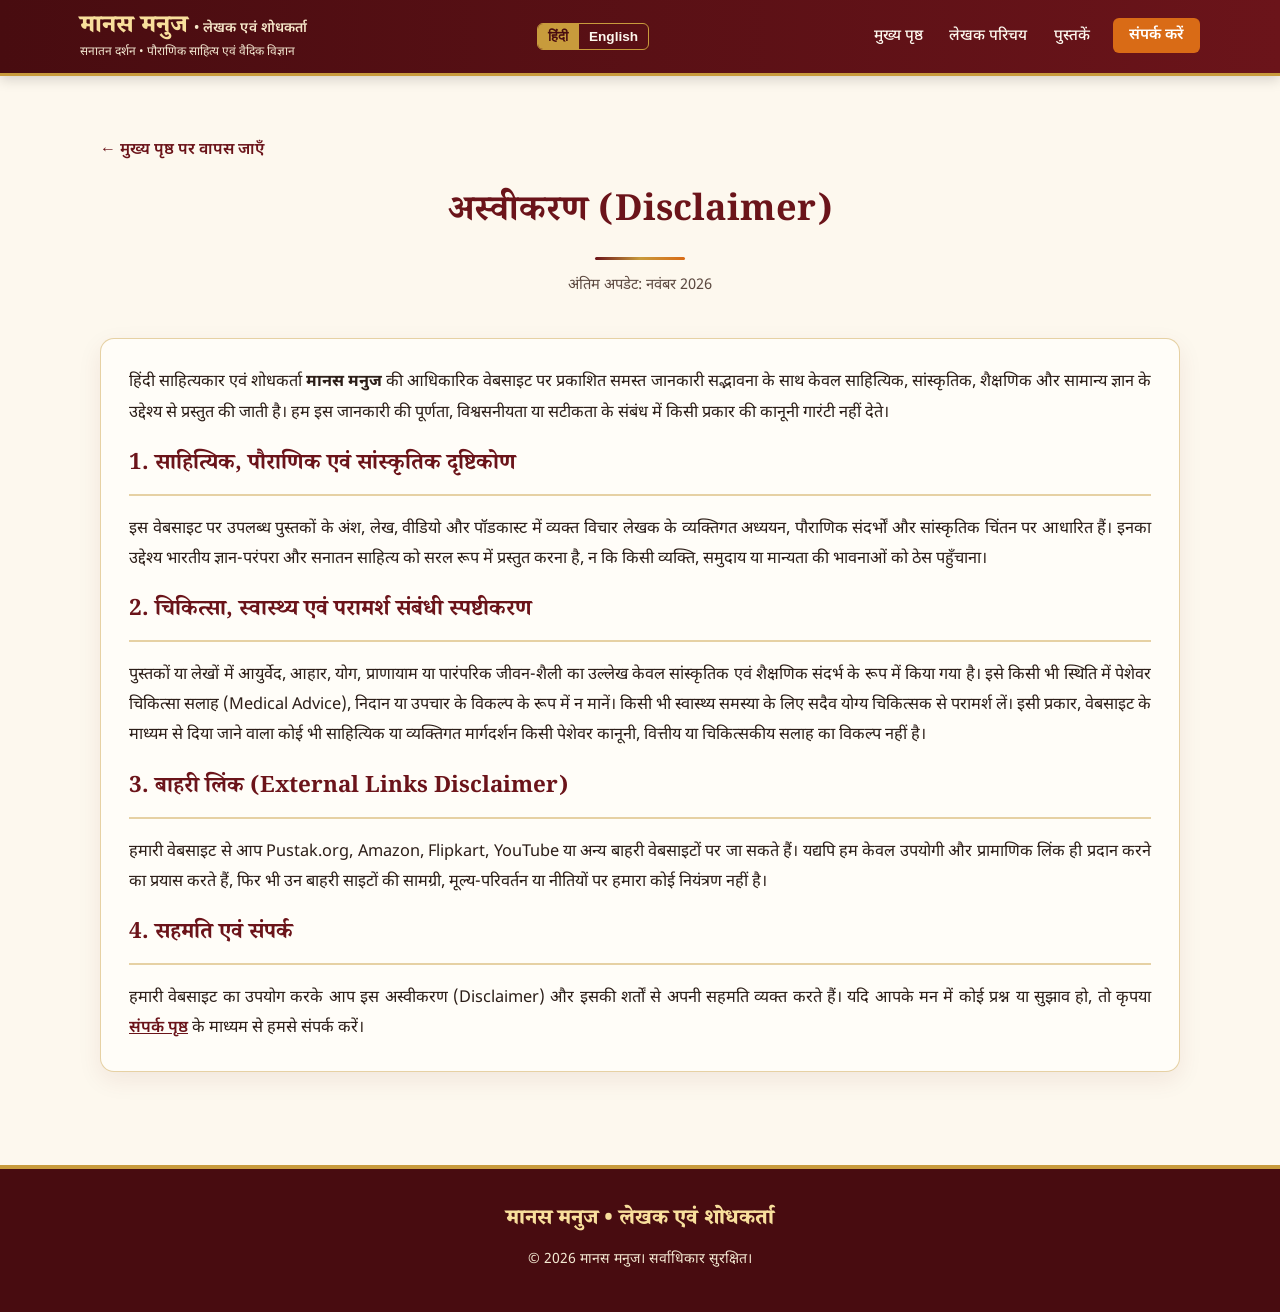
<file: legal/disclaimer.html>
<!DOCTYPE html>
<html lang="hi">
<head>
  <meta charset="UTF-8" />
  <meta name="viewport" content="width=device-width, initial-scale=1.0" />
  <title>अस्वीकरण (Disclaimer) | मानस मनुज • लेखक एवं शोधकर्ता</title>

  <!-- Favicon -->
  <link rel="icon" type="image/jpeg" href="../images/author.jpg" />

  <meta name="description" content="मानस मनुज (लेखक एवं सनातन शोधकर्ता) की आधिकारिक साहित्यिक वेबसाइट का अस्वीकरण (Disclaimer)।" />
  <meta name="robots" content="index, follow" />

  <link rel="preconnect" href="https://fonts.googleapis.com">
  <link rel="preconnect" href="https://fonts.gstatic.com" crossorigin>
  <link href="https://fonts.googleapis.com/css2?family=Noto+Sans+Devanagari:wght@400;500;600;700&family=Noto+Serif+Devanagari:wght@500;700;800&display=swap" rel="stylesheet">
  <link rel="stylesheet" href="../css/style.css" />
</head>
<body>

  <header>
    <div class="nav-container">
      <a href="../index.html" class="brand-title">
        <span class="brand-name-row">
          <span data-hi="मानस मनुज" data-en="Manas Manuj">मानस मनुज</span>
          <span class="brand-role" data-hi="• लेखक एवं शोधकर्ता" data-en="• Author & Researcher">• लेखक एवं शोधकर्ता</span>
        </span>
        <span class="brand-sub" data-hi="सनातन दर्शन • पौराणिक साहित्य एवं वैदिक विज्ञान" data-en="Sanatan Philosophy • Pauranik Literature & Vedic Science">सनातन दर्शन • पौराणिक साहित्य एवं वैदिक विज्ञान</span>
      </a>

      <div class="lang-switch">
        <button type="button" id="btn-hi" class="lang-btn active" onclick="setLanguage('hi')">हिंदी</button>
        <button type="button" id="btn-en" class="lang-btn" onclick="setLanguage('en')">English</button>
      </div>

      <button class="menu-toggle" onclick="toggleMenu()">☰</button>

      <nav>
        <ul id="navList">
          <li><a href="../index.html" data-hi="मुख्य पृष्ठ" data-en="Home">मुख्य पृष्ठ</a></li>
          <li><a href="../index.html#about" data-hi="लेखक परिचय" data-en="About">लेखक परिचय</a></li>
          <li><a href="../index.html#books" data-hi="पुस्तकें" data-en="Books">पुस्तकें</a></li>
          <li><a href="../index.html#contact" class="nav-contact-btn" data-hi="संपर्क करें" data-en="Contact Us">संपर्क करें</a></li>
        </ul>
      </nav>
    </div>
  </header>

  <section>
    <p style="margin-bottom:1.2rem;">
      <a href="../index.html" style="color:var(--maroon); font-weight:600;" data-hi="← मुख्य पृष्ठ पर वापस जाएँ" data-en="← Back to Home">← मुख्य पृष्ठ पर वापस जाएँ</a>
    </p>

    <div class="section-header">
      <h2 data-hi="अस्वीकरण (Disclaimer)" data-en="Disclaimer">अस्वीकरण (Disclaimer)</h2>
      <div class="divider"></div>
      <p style="margin-top:0.8rem; color:var(--text-muted); font-size:0.92rem;" data-hi="अंतिम अपडेट: नवंबर 2026" data-en="Last Updated: November 2026">अंतिम अपडेट: नवंबर 2026</p>
    </div>

    <div class="card about-bio">
      <p data-hi="हिंदी साहित्यकार एवं शोधकर्ता <strong>मानस मनुज</strong> की आधिकारिक वेबसाइट पर प्रकाशित समस्त जानकारी सद्भावना के साथ केवल साहित्यिक, सांस्कृतिक, शैक्षणिक और सामान्य ज्ञान के उद्देश्य से प्रस्तुत की जाती है। हम इस जानकारी की पूर्णता, विश्वसनीयता या सटीकता के संबंध में किसी प्रकार की कानूनी गारंटी नहीं देते।" data-en="All information published on the official website of Hindi author and researcher <strong>Manas Manuj</strong> is presented in good faith solely for literary, cultural, educational, and general informational purposes. We make no warranties regarding the absolute completeness, reliability, or accuracy of this information.">
        हिंदी साहित्यकार एवं शोधकर्ता <strong>मानस मनुज</strong> की आधिकारिक वेबसाइट पर प्रकाशित समस्त जानकारी सद्भावना के साथ केवल साहित्यिक, सांस्कृतिक, शैक्षणिक और सामान्य ज्ञान के उद्देश्य से प्रस्तुत की जाती है। हम इस जानकारी की पूर्णता, विश्वसनीयता या सटीकता के संबंध में किसी प्रकार की कानूनी गारंटी नहीं देते।
      </p>

      <h3 data-hi="1. साहित्यिक, पौराणिक एवं सांस्कृतिक दृष्टिकोण" data-en="1. Literary, Pauranik & Cultural Perspectives">1. साहित्यिक, पौराणिक एवं सांस्कृतिक दृष्टिकोण</h3>
      <p data-hi="इस वेबसाइट पर उपलब्ध पुस्तकों के अंश, लेख, वीडियो और पॉडकास्ट में व्यक्त विचार लेखक के व्यक्तिगत अध्ययन, पौराणिक संदर्भों और सांस्कृतिक चिंतन पर आधारित हैं। इनका उद्देश्य भारतीय ज्ञान-परंपरा और सनातन साहित्य को सरल रूप में प्रस्तुत करना है, न कि किसी व्यक्ति, समुदाय या मान्यता की भावनाओं को ठेस पहुँचाना।" data-en="The book excerpts, articles, videos, and podcasts on this website reflect the author's personal research, Pauranik references, and cultural reflections. Their sole aim is to present Indian heritage and Sanatan literature clearly, without any intent to offend any individual, community, or belief.">
        इस वेबसाइट पर उपलब्ध पुस्तकों के अंश, लेख, वीडियो और पॉडकास्ट में व्यक्त विचार लेखक के व्यक्तिगत अध्ययन, पौराणिक संदर्भों और सांस्कृतिक चिंतन पर आधारित हैं। इनका उद्देश्य भारतीय ज्ञान-परंपरा और सनातन साहित्य को सरल रूप में प्रस्तुत करना है, न कि किसी व्यक्ति, समुदाय या मान्यता की भावनाओं को ठेस पहुँचाना।
      </p>

      <h3 data-hi="2. चिकित्सा, स्वास्थ्य एवं परामर्श संबंधी स्पष्टीकरण" data-en="2. Health, Wellness & Consultation Notice">2. चिकित्सा, स्वास्थ्य एवं परामर्श संबंधी स्पष्टीकरण</h3>
      <p data-hi="पुस्तकों या लेखों में आयुर्वेद, आहार, योग, प्राणायाम या पारंपरिक जीवन-शैली का उल्लेख केवल सांस्कृतिक एवं शैक्षणिक संदर्भ के रूप में किया गया है। इसे किसी भी स्थिति में पेशेवर चिकित्सा सलाह (Medical Advice), निदान या उपचार के विकल्प के रूप में न मानें। किसी भी स्वास्थ्य समस्या के लिए सदैव योग्य चिकित्सक से परामर्श लें। इसी प्रकार, वेबसाइट के माध्यम से दिया जाने वाला कोई भी साहित्यिक या व्यक्तिगत मार्गदर्शन किसी पेशेवर कानूनी, वित्तीय या चिकित्सकीय सलाह का विकल्प नहीं है।" data-en="References to Ayurveda, diet, yoga, pranayama, or traditional lifestyles in our books or articles are strictly for cultural and educational awareness and do not constitute professional medical advice, diagnosis, or treatment. Always consult a qualified healthcare professional for medical concerns. Similarly, any literary or personal guidance offered via this website is not a substitute for licensed legal, financial, or medical counsel.">
        पुस्तकों या लेखों में आयुर्वेद, आहार, योग, प्राणायाम या पारंपरिक जीवन-शैली का उल्लेख केवल सांस्कृतिक एवं शैक्षणिक संदर्भ के रूप में किया गया है। इसे किसी भी स्थिति में पेशेवर चिकित्सा सलाह (Medical Advice), निदान या उपचार के विकल्प के रूप में न मानें। किसी भी स्वास्थ्य समस्या के लिए सदैव योग्य चिकित्सक से परामर्श लें। इसी प्रकार, वेबसाइट के माध्यम से दिया जाने वाला कोई भी साहित्यिक या व्यक्तिगत मार्गदर्शन किसी पेशेवर कानूनी, वित्तीय या चिकित्सकीय सलाह का विकल्प नहीं है।
      </p>

      <h3 data-hi="3. बाहरी लिंक (External Links Disclaimer)" data-en="3. External Links Disclaimer">3. बाहरी लिंक (External Links Disclaimer)</h3>
      <p data-hi="हमारी वेबसाइट से आप Pustak.org, Amazon, Flipkart, YouTube या अन्य बाहरी वेबसाइटों पर जा सकते हैं। यद्यपि हम केवल उपयोगी और प्रामाणिक लिंक ही प्रदान करने का प्रयास करते हैं, फिर भी उन बाहरी साइटों की सामग्री, मूल्य-परिवर्तन या नीतियों पर हमारा कोई नियंत्रण नहीं है।" data-en="From our website, you may visit external sites such as Pustak.org, Amazon, Flipkart, or YouTube. While we strive to provide only relevant and trustworthy links, we have no control over the content, pricing changes, or policies of those external websites.">
        हमारी वेबसाइट से आप Pustak.org, Amazon, Flipkart, YouTube या अन्य बाहरी वेबसाइटों पर जा सकते हैं। यद्यपि हम केवल उपयोगी और प्रामाणिक लिंक ही प्रदान करने का प्रयास करते हैं, फिर भी उन बाहरी साइटों की सामग्री, मूल्य-परिवर्तन या नीतियों पर हमारा कोई नियंत्रण नहीं है।
      </p>

      <h3 data-hi="4. सहमति एवं संपर्क" data-en="4. Consent & Contact">4. सहमति एवं संपर्क</h3>
      <p data-hi="हमारी वेबसाइट का उपयोग करके आप इस अस्वीकरण (Disclaimer) और इसकी शर्तों से अपनी सहमति व्यक्त करते हैं। यदि आपके मन में कोई प्रश्न या सुझाव हो, तो कृपया <a href='../index.html#contact' style='color:var(--maroon); font-weight:600; text-decoration:underline;'>संपर्क पृष्ठ</a> के माध्यम से हमसे संपर्क करें।" data-en="By using our website, you hereby consent to this Disclaimer and agree to its terms. If you have any questions or feedback, please reach out to us via our <a href='../index.html#contact' style='color:var(--maroon); font-weight:600; text-decoration:underline;'>Contact Page</a>.">
        हमारी वेबसाइट का उपयोग करके आप इस अस्वीकरण (Disclaimer) और इसकी शर्तों से अपनी सहमति व्यक्त करते हैं। यदि आपके मन में कोई प्रश्न या सुझाव हो, तो कृपया <a href="../index.html#contact" style="color:var(--maroon); font-weight:600; text-decoration:underline;">संपर्क पृष्ठ</a> के माध्यम से हमसे संपर्क करें।
      </p>
    </div>
  </section>

  <footer>
    <div class="brand-title" style="font-size:1.35rem;" data-hi="मानस मनुज • लेखक एवं शोधकर्ता" data-en="Manas Manuj • Author & Researcher">मानस मनुज • लेखक एवं शोधकर्ता</div>
    <p style="font-size:0.88rem; margin-top:0.8rem;" data-hi="© 2026 मानस मनुज। सर्वाधिकार सुरक्षित।" data-en="© 2026 Manas Manuj. All rights reserved.">© 2026 मानस मनुज। सर्वाधिकार सुरक्षित।</p>
  </footer>

  <script src="../js/main.js"></script>
</body>
</html>
</file>
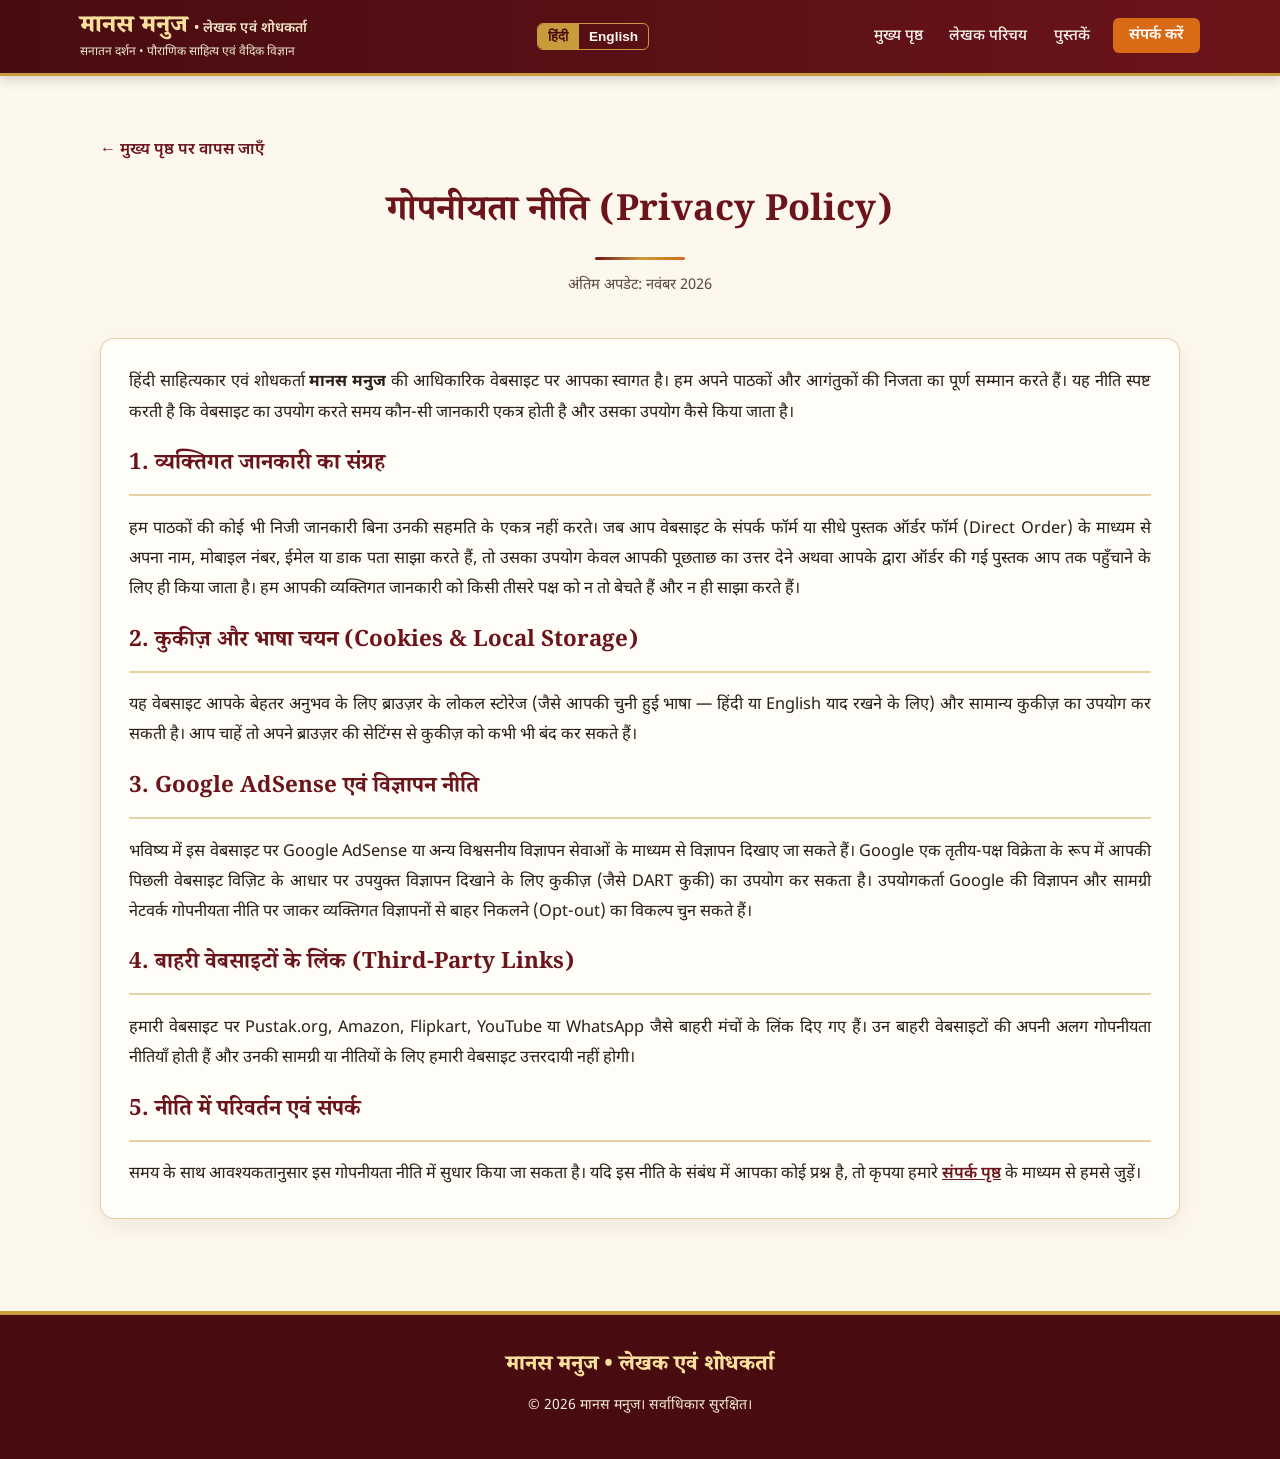
<file: legal/privacy-policy.html>
<!DOCTYPE html>
<html lang="hi">
<head>
  <meta charset="UTF-8" />
  <meta name="viewport" content="width=device-width, initial-scale=1.0" />
  <title>गोपनीयता नीति (Privacy Policy) | मानस मनुज • लेखक एवं शोधकर्ता</title>

  <!-- Favicon -->
  <link rel="icon" type="image/jpeg" href="../images/author.jpg" />

  <meta name="description" content="मानस मनुज (लेखक एवं सनातन शोधकर्ता) की आधिकारिक साहित्यिक वेबसाइट की गोपनीयता नीति (Privacy Policy)।" />
  <meta name="robots" content="index, follow" />

  <link rel="preconnect" href="https://fonts.googleapis.com">
  <link rel="preconnect" href="https://fonts.gstatic.com" crossorigin>
  <link href="https://fonts.googleapis.com/css2?family=Noto+Sans+Devanagari:wght@400;500;600;700&family=Noto+Serif+Devanagari:wght@500;700;800&display=swap" rel="stylesheet">
  <link rel="stylesheet" href="../css/style.css" />
</head>
<body>

  <header>
    <div class="nav-container">
      <a href="../index.html" class="brand-title">
        <span class="brand-name-row">
          <span data-hi="मानस मनुज" data-en="Manas Manuj">मानस मनुज</span>
          <span class="brand-role" data-hi="• लेखक एवं शोधकर्ता" data-en="• Author & Researcher">• लेखक एवं शोधकर्ता</span>
        </span>
        <span class="brand-sub" data-hi="सनातन दर्शन • पौराणिक साहित्य एवं वैदिक विज्ञान" data-en="Sanatan Philosophy • Pauranik Literature & Vedic Science">सनातन दर्शन • पौराणिक साहित्य एवं वैदिक विज्ञान</span>
      </a>

      <div class="lang-switch">
        <button type="button" id="btn-hi" class="lang-btn active" onclick="setLanguage('hi')">हिंदी</button>
        <button type="button" id="btn-en" class="lang-btn" onclick="setLanguage('en')">English</button>
      </div>

      <button class="menu-toggle" onclick="toggleMenu()">☰</button>

      <nav>
        <ul id="navList">
          <li><a href="../index.html" data-hi="मुख्य पृष्ठ" data-en="Home">मुख्य पृष्ठ</a></li>
          <li><a href="../index.html#about" data-hi="लेखक परिचय" data-en="About">लेखक परिचय</a></li>
          <li><a href="../index.html#books" data-hi="पुस्तकें" data-en="Books">पुस्तकें</a></li>
          <li><a href="../index.html#contact" class="nav-contact-btn" data-hi="संपर्क करें" data-en="Contact Us">संपर्क करें</a></li>
        </ul>
      </nav>
    </div>
  </header>

  <section>
    <p style="margin-bottom:1.2rem;">
      <a href="../index.html" style="color:var(--maroon); font-weight:600;" data-hi="← मुख्य पृष्ठ पर वापस जाएँ" data-en="← Back to Home">← मुख्य पृष्ठ पर वापस जाएँ</a>
    </p>

    <div class="section-header">
      <h2 data-hi="गोपनीयता नीति (Privacy Policy)" data-en="Privacy Policy">गोपनीयता नीति (Privacy Policy)</h2>
      <div class="divider"></div>
      <p style="margin-top:0.8rem; color:var(--text-muted); font-size:0.92rem;" data-hi="अंतिम अपडेट: नवंबर 2026" data-en="Last Updated: November 2026">अंतिम अपडेट: नवंबर 2026</p>
    </div>

    <div class="card about-bio">
      <p data-hi="हिंदी साहित्यकार एवं शोधकर्ता <strong>मानस मनुज</strong> की आधिकारिक वेबसाइट पर आपका स्वागत है। हम अपने पाठकों और आगंतुकों की निजता का पूर्ण सम्मान करते हैं। यह नीति स्पष्ट करती है कि वेबसाइट का उपयोग करते समय कौन-सी जानकारी एकत्र होती है और उसका उपयोग कैसे किया जाता है।" data-en="Welcome to the official website of Hindi author and researcher <strong>Manas Manuj</strong>. We deeply respect the privacy of our readers and visitors. This Privacy Policy explains what information is collected when you visit this website and how it is used.">
        हिंदी साहित्यकार एवं शोधकर्ता <strong>मानस मनुज</strong> की आधिकारिक वेबसाइट पर आपका स्वागत है। हम अपने पाठकों और आगंतुकों की निजता का पूर्ण सम्मान करते हैं। यह नीति स्पष्ट करती है कि वेबसाइट का उपयोग करते समय कौन-सी जानकारी एकत्र होती है और उसका उपयोग कैसे किया जाता है।
      </p>

      <h3 data-hi="1. व्यक्तिगत जानकारी का संग्रह" data-en="1. Information We Collect">1. व्यक्तिगत जानकारी का संग्रह</h3>
      <p data-hi="हम पाठकों की कोई भी निजी जानकारी बिना उनकी सहमति के एकत्र नहीं करते। जब आप वेबसाइट के संपर्क फॉर्म या सीधे पुस्तक ऑर्डर फॉर्म (Direct Order) के माध्यम से अपना नाम, मोबाइल नंबर, ईमेल या डाक पता साझा करते हैं, तो उसका उपयोग केवल आपकी पूछताछ का उत्तर देने अथवा आपके द्वारा ऑर्डर की गई पुस्तक आप तक पहुँचाने के लिए ही किया जाता है। हम आपकी व्यक्तिगत जानकारी को किसी तीसरे पक्ष को न तो बेचते हैं और न ही साझा करते हैं।" data-en="We do not collect personal information without your consent. When you voluntarily submit your name, phone number, email, or postal address via our Contact Form or Direct Book Order form, it is used strictly to respond to your inquiry or fulfill your book delivery. We never sell, rent, or trade your personal details to third parties.">
        हम पाठकों की कोई भी निजी जानकारी बिना उनकी सहमति के एकत्र नहीं करते। जब आप वेबसाइट के संपर्क फॉर्म या सीधे पुस्तक ऑर्डर फॉर्म (Direct Order) के माध्यम से अपना नाम, मोबाइल नंबर, ईमेल या डाक पता साझा करते हैं, तो उसका उपयोग केवल आपकी पूछताछ का उत्तर देने अथवा आपके द्वारा ऑर्डर की गई पुस्तक आप तक पहुँचाने के लिए ही किया जाता है। हम आपकी व्यक्तिगत जानकारी को किसी तीसरे पक्ष को न तो बेचते हैं और न ही साझा करते हैं।
      </p>

      <h3 data-hi="2. कुकीज़ और भाषा चयन (Cookies & Local Storage)" data-en="2. Cookies & Local Storage">2. कुकीज़ और भाषा चयन (Cookies & Local Storage)</h3>
      <p data-hi="यह वेबसाइट आपके बेहतर अनुभव के लिए ब्राउज़र के लोकल स्टोरेज (जैसे आपकी चुनी हुई भाषा — हिंदी या English याद रखने के लिए) और सामान्य कुकीज़ का उपयोग कर सकती है। आप चाहें तो अपने ब्राउज़र की सेटिंग्स से कुकीज़ को कभी भी बंद कर सकते हैं।" data-en="This website may use browser local storage (such as remembering your preferred language — Hindi or English) and standard cookies to enhance user experience. You can disable cookies at any time through your browser settings.">
        यह वेबसाइट आपके बेहतर अनुभव के लिए ब्राउज़र के लोकल स्टोरेज (जैसे आपकी चुनी हुई भाषा — हिंदी या English याद रखने के लिए) और सामान्य कुकीज़ का उपयोग कर सकती है। आप चाहें तो अपने ब्राउज़र की सेटिंग्स से कुकीज़ को कभी भी बंद कर सकते हैं।
      </p>

      <h3 data-hi="3. Google AdSense एवं विज्ञापन नीति" data-en="3. Google AdSense & Advertising">3. Google AdSense एवं विज्ञापन नीति</h3>
      <p data-hi="भविष्य में इस वेबसाइट पर Google AdSense या अन्य विश्वसनीय विज्ञापन सेवाओं के माध्यम से विज्ञापन दिखाए जा सकते हैं। Google एक तृतीय-पक्ष विक्रेता के रूप में आपकी पिछली वेबसाइट विज़िट के आधार पर उपयुक्त विज्ञापन दिखाने के लिए कुकीज़ (जैसे DART कुकी) का उपयोग कर सकता है। उपयोगकर्ता Google की विज्ञापन और सामग्री नेटवर्क गोपनीयता नीति पर जाकर व्यक्तिगत विज्ञापनों से बाहर निकलने (Opt-out) का विकल्प चुन सकते हैं।" data-en="This website may display advertisements served by Google AdSense or other trusted advertising partners. As a third-party vendor, Google uses cookies (including advertising cookies) to serve ads based on a user's prior visits to this or other websites. Users may opt out of personalized advertising by visiting Google's Ads Settings.">
        भविष्य में इस वेबसाइट पर Google AdSense या अन्य विश्वसनीय विज्ञापन सेवाओं के माध्यम से विज्ञापन दिखाए जा सकते हैं। Google एक तृतीय-पक्ष विक्रेता के रूप में आपकी पिछली वेबसाइट विज़िट के आधार पर उपयुक्त विज्ञापन दिखाने के लिए कुकीज़ (जैसे DART कुकी) का उपयोग कर सकता है। उपयोगकर्ता Google की विज्ञापन और सामग्री नेटवर्क गोपनीयता नीति पर जाकर व्यक्तिगत विज्ञापनों से बाहर निकलने (Opt-out) का विकल्प चुन सकते हैं।
      </p>

      <h3 data-hi="4. बाहरी वेबसाइटों के लिंक (Third-Party Links)" data-en="4. Third-Party Links">4. बाहरी वेबसाइटों के लिंक (Third-Party Links)</h3>
      <p data-hi="हमारी वेबसाइट पर Pustak.org, Amazon, Flipkart, YouTube या WhatsApp जैसे बाहरी मंचों के लिंक दिए गए हैं। उन बाहरी वेबसाइटों की अपनी अलग गोपनीयता नीतियाँ होती हैं और उनकी सामग्री या नीतियों के लिए हमारी वेबसाइट उत्तरदायी नहीं होगी।" data-en="Our website contains links to external platforms such as Pustak.org, Amazon, Flipkart, YouTube, and WhatsApp. These external sites have their own independent privacy policies, and we hold no responsibility for their content or privacy practices.">
        हमारी वेबसाइट पर Pustak.org, Amazon, Flipkart, YouTube या WhatsApp जैसे बाहरी मंचों के लिंक दिए गए हैं। उन बाहरी वेबसाइटों की अपनी अलग गोपनीयता नीतियाँ होती हैं और उनकी सामग्री या नीतियों के लिए हमारी वेबसाइट उत्तरदायी नहीं होगी।
      </p>

      <h3 data-hi="5. नीति में परिवर्तन एवं संपर्क" data-en="5. Policy Updates & Contact">5. नीति में परिवर्तन एवं संपर्क</h3>
      <p data-hi="समय के साथ आवश्यकतानुसार इस गोपनीयता नीति में सुधार किया जा सकता है। यदि इस नीति के संबंध में आपका कोई प्रश्न है, तो कृपया हमारे <a href='../index.html#contact' style='color:var(--maroon); font-weight:600; text-decoration:underline;'>संपर्क पृष्ठ</a> के माध्यम से हमसे जुड़ें।" data-en="We may update this Privacy Policy periodically as needed. If you have any questions regarding this policy, please reach out to us via our <a href='../index.html#contact' style='color:var(--maroon); font-weight:600; text-decoration:underline;'>Contact Page</a>.">
        समय के साथ आवश्यकतानुसार इस गोपनीयता नीति में सुधार किया जा सकता है। यदि इस नीति के संबंध में आपका कोई प्रश्न है, तो कृपया हमारे <a href="../index.html#contact" style="color:var(--maroon); font-weight:600; text-decoration:underline;">संपर्क पृष्ठ</a> के माध्यम से हमसे जुड़ें।
      </p>
    </div>
  </section>

  <footer>
    <div class="brand-title" style="font-size:1.35rem;" data-hi="मानस मनुज • लेखक एवं शोधकर्ता" data-en="Manas Manuj • Author & Researcher">मानस मनुज • लेखक एवं शोधकर्ता</div>
    <p style="font-size:0.88rem; margin-top:0.8rem;" data-hi="© 2026 मानस मनुज। सर्वाधिकार सुरक्षित।" data-en="© 2026 Manas Manuj. All rights reserved.">© 2026 मानस मनुज। सर्वाधिकार सुरक्षित।</p>
  </footer>

  <script src="../js/main.js"></script>
</body>
</html>
</file>
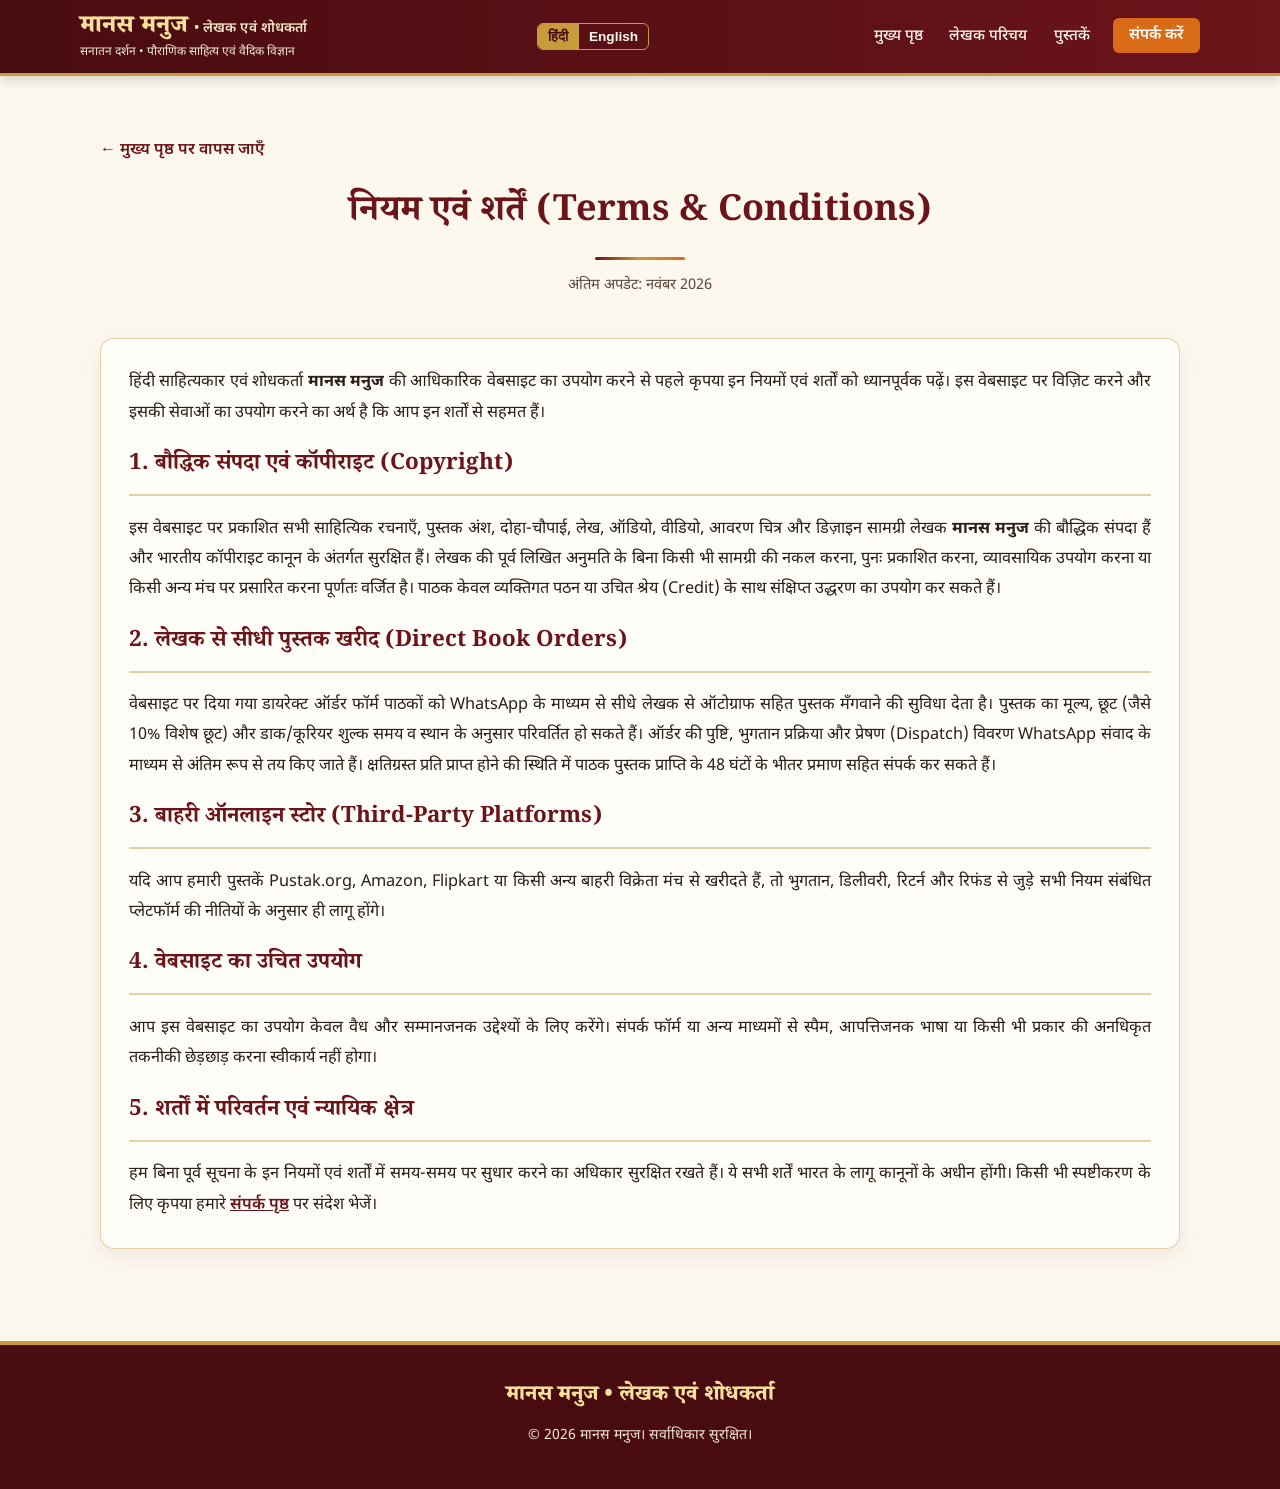
<file: legal/terms.html>
<!DOCTYPE html>
<html lang="hi">
<head>
  <meta charset="UTF-8" />
  <meta name="viewport" content="width=device-width, initial-scale=1.0" />
  <title>नियम एवं शर्तें (Terms & Conditions) | मानस मनुज • लेखक एवं शोधकर्ता</title>

  <!-- Favicon -->
  <link rel="icon" type="image/jpeg" href="../images/author.jpg" />

  <meta name="description" content="मानस मनुज (लेखक एवं सनातन शोधकर्ता) की आधिकारिक साहित्यिक वेबसाइट के नियम एवं शर्तें (Terms and Conditions)।" />
  <meta name="robots" content="index, follow" />

  <link rel="preconnect" href="https://fonts.googleapis.com">
  <link rel="preconnect" href="https://fonts.gstatic.com" crossorigin>
  <link href="https://fonts.googleapis.com/css2?family=Noto+Sans+Devanagari:wght@400;500;600;700&family=Noto+Serif+Devanagari:wght@500;700;800&display=swap" rel="stylesheet">
  <link rel="stylesheet" href="../css/style.css" />
</head>
<body>

  <header>
    <div class="nav-container">
      <a href="../index.html" class="brand-title">
        <span class="brand-name-row">
          <span data-hi="मानस मनुज" data-en="Manas Manuj">मानस मनुज</span>
          <span class="brand-role" data-hi="• लेखक एवं शोधकर्ता" data-en="• Author & Researcher">• लेखक एवं शोधकर्ता</span>
        </span>
        <span class="brand-sub" data-hi="सनातन दर्शन • पौराणिक साहित्य एवं वैदिक विज्ञान" data-en="Sanatan Philosophy • Pauranik Literature & Vedic Science">सनातन दर्शन • पौराणिक साहित्य एवं वैदिक विज्ञान</span>
      </a>

      <div class="lang-switch">
        <button type="button" id="btn-hi" class="lang-btn active" onclick="setLanguage('hi')">हिंदी</button>
        <button type="button" id="btn-en" class="lang-btn" onclick="setLanguage('en')">English</button>
      </div>

      <button class="menu-toggle" onclick="toggleMenu()">☰</button>

      <nav>
        <ul id="navList">
          <li><a href="../index.html" data-hi="मुख्य पृष्ठ" data-en="Home">मुख्य पृष्ठ</a></li>
          <li><a href="../index.html#about" data-hi="लेखक परिचय" data-en="About">लेखक परिचय</a></li>
          <li><a href="../index.html#books" data-hi="पुस्तकें" data-en="Books">पुस्तकें</a></li>
          <li><a href="../index.html#contact" class="nav-contact-btn" data-hi="संपर्क करें" data-en="Contact Us">संपर्क करें</a></li>
        </ul>
      </nav>
    </div>
  </header>

  <section>
    <p style="margin-bottom:1.2rem;">
      <a href="../index.html" style="color:var(--maroon); font-weight:600;" data-hi="← मुख्य पृष्ठ पर वापस जाएँ" data-en="← Back to Home">← मुख्य पृष्ठ पर वापस जाएँ</a>
    </p>

    <div class="section-header">
      <h2 data-hi="नियम एवं शर्तें (Terms & Conditions)" data-en="Terms & Conditions">नियम एवं शर्तें (Terms & Conditions)</h2>
      <div class="divider"></div>
      <p style="margin-top:0.8rem; color:var(--text-muted); font-size:0.92rem;" data-hi="अंतिम अपडेट: नवंबर 2026" data-en="Last Updated: November 2026">अंतिम अपडेट: नवंबर 2026</p>
    </div>

    <div class="card about-bio">
      <p data-hi="हिंदी साहित्यकार एवं शोधकर्ता <strong>मानस मनुज</strong> की आधिकारिक वेबसाइट का उपयोग करने से पहले कृपया इन नियमों एवं शर्तों को ध्यानपूर्वक पढ़ें। इस वेबसाइट पर विज़िट करने और इसकी सेवाओं का उपयोग करने का अर्थ है कि आप इन शर्तों से सहमत हैं।" data-en="Please read these Terms and Conditions carefully before using the official website of Hindi author and researcher <strong>Manas Manuj</strong>. By accessing or using this website, you agree to be bound by these terms.">
        हिंदी साहित्यकार एवं शोधकर्ता <strong>मानस मनुज</strong> की आधिकारिक वेबसाइट का उपयोग करने से पहले कृपया इन नियमों एवं शर्तों को ध्यानपूर्वक पढ़ें। इस वेबसाइट पर विज़िट करने और इसकी सेवाओं का उपयोग करने का अर्थ है कि आप इन शर्तों से सहमत हैं।
      </p>

      <h3 data-hi="1. बौद्धिक संपदा एवं कॉपीराइट (Copyright)" data-en="1. Intellectual Property & Copyright">1. बौद्धिक संपदा एवं कॉपीराइट (Copyright)</h3>
      <p data-hi="इस वेबसाइट पर प्रकाशित सभी साहित्यिक रचनाएँ, पुस्तक अंश, दोहा-चौपाई, लेख, ऑडियो, वीडियो, आवरण चित्र और डिज़ाइन सामग्री लेखक <strong>मानस मनुज</strong> की बौद्धिक संपदा हैं और भारतीय कॉपीराइट कानून के अंतर्गत सुरक्षित हैं। लेखक की पूर्व लिखित अनुमति के बिना किसी भी सामग्री की नकल करना, पुनः प्रकाशित करना, व्यावसायिक उपयोग करना या किसी अन्य मंच पर प्रसारित करना पूर्णतः वर्जित है। पाठक केवल व्यक्तिगत पठन या उचित श्रेय (Credit) के साथ संक्षिप्त उद्धरण का उपयोग कर सकते हैं।" data-en="All literary works, book excerpts, poetry, articles, audio, video, cover graphics, and content published on this website are the intellectual property of author <strong>Manas Manuj</strong> and are protected under applicable copyright laws. Reproducing, republishing, distributing, or commercially exploiting any content without prior written permission from the author is strictly prohibited. Short quotes may only be shared for personal or review purposes with proper attribution.">
        इस वेबसाइट पर प्रकाशित सभी साहित्यिक रचनाएँ, पुस्तक अंश, दोहा-चौपाई, लेख, ऑडियो, वीडियो, आवरण चित्र और डिज़ाइन सामग्री लेखक <strong>मानस मनुज</strong> की बौद्धिक संपदा हैं और भारतीय कॉपीराइट कानून के अंतर्गत सुरक्षित हैं। लेखक की पूर्व लिखित अनुमति के बिना किसी भी सामग्री की नकल करना, पुनः प्रकाशित करना, व्यावसायिक उपयोग करना या किसी अन्य मंच पर प्रसारित करना पूर्णतः वर्जित है। पाठक केवल व्यक्तिगत पठन या उचित श्रेय (Credit) के साथ संक्षिप्त उद्धरण का उपयोग कर सकते हैं।
      </p>

      <h3 data-hi="2. लेखक से सीधी पुस्तक खरीद (Direct Book Orders)" data-en="2. Direct Book Orders from the Author">2. लेखक से सीधी पुस्तक खरीद (Direct Book Orders)</h3>
      <p data-hi="वेबसाइट पर दिया गया डायरेक्ट ऑर्डर फॉर्म पाठकों को WhatsApp के माध्यम से सीधे लेखक से ऑटोग्राफ सहित पुस्तक मँगवाने की सुविधा देता है। पुस्तक का मूल्य, छूट (जैसे 10% विशेष छूट) और डाक/कूरियर शुल्क समय व स्थान के अनुसार परिवर्तित हो सकते हैं। ऑर्डर की पुष्टि, भुगतान प्रक्रिया और प्रेषण (Dispatch) विवरण WhatsApp संवाद के माध्यम से अंतिम रूप से तय किए जाते हैं। क्षतिग्रस्त प्रति प्राप्त होने की स्थिति में पाठक पुस्तक प्राप्ति के 48 घंटों के भीतर प्रमाण सहित संपर्क कर सकते हैं।" data-en="The Direct Order form allows readers to request autographed book copies directly from the author via WhatsApp. Book pricing, special discounts (such as 10% off), and postal/courier charges may vary by location and availability. Final order confirmation, payment details, and dispatch timelines are finalized via WhatsApp communication. In case a damaged copy is received, readers may contact us within 48 hours of delivery with supporting photos.">
        वेबसाइट पर दिया गया डायरेक्ट ऑर्डर फॉर्म पाठकों को WhatsApp के माध्यम से सीधे लेखक से ऑटोग्राफ सहित पुस्तक मँगवाने की सुविधा देता है। पुस्तक का मूल्य, छूट (जैसे 10% विशेष छूट) और डाक/कूरियर शुल्क समय व स्थान के अनुसार परिवर्तित हो सकते हैं। ऑर्डर की पुष्टि, भुगतान प्रक्रिया और प्रेषण (Dispatch) विवरण WhatsApp संवाद के माध्यम से अंतिम रूप से तय किए जाते हैं। क्षतिग्रस्त प्रति प्राप्त होने की स्थिति में पाठक पुस्तक प्राप्ति के 48 घंटों के भीतर प्रमाण सहित संपर्क कर सकते हैं।
      </p>

      <h3 data-hi="3. बाहरी ऑनलाइन स्टोर (Third-Party Platforms)" data-en="3. Third-Party Stores & Links">3. बाहरी ऑनलाइन स्टोर (Third-Party Platforms)</h3>
      <p data-hi="यदि आप हमारी पुस्तकें Pustak.org, Amazon, Flipkart या किसी अन्य बाहरी विक्रेता मंच से खरीदते हैं, तो भुगतान, डिलीवरी, रिटर्न और रिफंड से जुड़े सभी नियम संबंधित प्लेटफॉर्म की नीतियों के अनुसार ही लागू होंगे।" data-en="If you purchase our books through external platforms such as Pustak.org, Amazon, or Flipkart, all payment, shipping, return, and refund policies will be governed strictly by the respective platform's terms.">
        यदि आप हमारी पुस्तकें Pustak.org, Amazon, Flipkart या किसी अन्य बाहरी विक्रेता मंच से खरीदते हैं, तो भुगतान, डिलीवरी, रिटर्न और रिफंड से जुड़े सभी नियम संबंधित प्लेटफॉर्म की नीतियों के अनुसार ही लागू होंगे।
      </p>

      <h3 data-hi="4. वेबसाइट का उचित उपयोग" data-en="4. Acceptable Use">4. वेबसाइट का उचित उपयोग</h3>
      <p data-hi="आप इस वेबसाइट का उपयोग केवल वैध और सम्मानजनक उद्देश्यों के लिए करेंगे। संपर्क फॉर्म या अन्य माध्यमों से स्पैम, आपत्तिजनक भाषा या किसी भी प्रकार की अनधिकृत तकनीकी छेड़छाड़ करना स्वीकार्य नहीं होगा।" data-en="You agree to use this website only for lawful and respectful purposes. Sending spam, abusive content, or attempting any unauthorized technical interference via contact forms or other features is strictly prohibited.">
        आप इस वेबसाइट का उपयोग केवल वैध और सम्मानजनक उद्देश्यों के लिए करेंगे। संपर्क फॉर्म या अन्य माध्यमों से स्पैम, आपत्तिजनक भाषा या किसी भी प्रकार की अनधिकृत तकनीकी छेड़छाड़ करना स्वीकार्य नहीं होगा।
      </p>

      <h3 data-hi="5. शर्तों में परिवर्तन एवं न्यायिक क्षेत्र" data-en="5. Changes to Terms & Governing Law">5. शर्तों में परिवर्तन एवं न्यायिक क्षेत्र</h3>
      <p data-hi="हम बिना पूर्व सूचना के इन नियमों एवं शर्तों में समय-समय पर सुधार करने का अधिकार सुरक्षित रखते हैं। ये सभी शर्तें भारत के लागू कानूनों के अधीन होंगी। किसी भी स्पष्टीकरण के लिए कृपया हमारे <a href='../index.html#contact' style='color:var(--maroon); font-weight:600; text-decoration:underline;'>संपर्क पृष्ठ</a> पर संदेश भेजें।" data-en="We reserve the right to revise these Terms and Conditions at any time without prior notice. These terms are governed by the applicable laws of India. For any clarifications, please reach out through our <a href='../index.html#contact' style='color:var(--maroon); font-weight:600; text-decoration:underline;'>Contact Page</a>.">
        हम बिना पूर्व सूचना के इन नियमों एवं शर्तों में समय-समय पर सुधार करने का अधिकार सुरक्षित रखते हैं। ये सभी शर्तें भारत के लागू कानूनों के अधीन होंगी। किसी भी स्पष्टीकरण के लिए कृपया हमारे <a href="../index.html#contact" style="color:var(--maroon); font-weight:600; text-decoration:underline;">संपर्क पृष्ठ</a> पर संदेश भेजें।
      </p>
    </div>
  </section>

  <footer>
    <div class="brand-title" style="font-size:1.35rem;" data-hi="मानस मनुज • लेखक एवं शोधकर्ता" data-en="Manas Manuj • Author & Researcher">मानस मनुज • लेखक एवं शोधकर्ता</div>
    <p style="font-size:0.88rem; margin-top:0.8rem;" data-hi="© 2026 मानस मनुज। सर्वाधिकार सुरक्षित।" data-en="© 2026 Manas Manuj. All rights reserved.">© 2026 मानस मनुज। सर्वाधिकार सुरक्षित।</p>
  </footer>

  <script src="../js/main.js"></script>
</body>
</html>
</file>
<file: css/style.css>
/* =========================================
   मानस मनुज - मास्टर डिज़ाइन फाइल (style.css)
   थीम: क्रीम, महरून, भगवा और सुनहरा
   ========================================= */

:root {
  --cream-bg: #FDF8EE;
  --cream-card: #FFFDF8;
  --cream-soft: #F4E9D2;
  --maroon: #6B141A;
  --maroon-dark: #480C10;
  --saffron: #D96B16;
  --saffron-hover: #B8550C;
  --gold: #C89B3C;
  --gold-light: #F8DF9C;
  --text-dark: #2C1E18;
  --text-muted: #5C4940;
  --border-gold: rgba(200, 155, 60, 0.45);
  --shadow: 0 8px 24px rgba(107, 20, 26, 0.08);
}

* {
  box-sizing: border-box;
  margin: 0;
  padding: 0;
}

html {
  scroll-behavior: smooth;
}

body {
  font-family: 'Noto Sans Devanagari', sans-serif;
  background-color: var(--cream-bg);
  color: var(--text-dark);
  line-height: 1.75;
}

h1, h2, h3, .brand-title {
  font-family: 'Noto Serif Devanagari', serif;
  color: var(--maroon);
}

a {
  color: inherit;
  text-decoration: none;
}

/* --- हेडर और नेविगेशन मेनू --- */
header {
  background: linear-gradient(90deg, var(--maroon-dark), var(--maroon));
  color: var(--cream-bg);
  position: sticky;
  top: 0;
  z-index: 1000;
  border-bottom: 3px solid var(--gold);
  box-shadow: 0 4px 12px rgba(0, 0, 0, 0.15);
}

.nav-container {
  max-width: 1160px;
  margin: auto;
  padding: 0.85rem 1.25rem;
  display: flex;
  justify-content: space-between;
  align-items: center;
}

.brand-title {
  font-size: 1.55rem;
  font-weight: 800;
  color: var(--gold-light);
  line-height: 1.2;
}

.brand-name-row {
  display: inline-flex;
  align-items: baseline;
  flex-wrap: wrap;
  gap: 0.35rem;
}

.brand-role {
  font-family: 'Noto Sans Devanagari', sans-serif;
  font-size: 0.56em;
  font-weight: 600;
  color: #F5E6C8 !important;
  letter-spacing: 0.01em;
}

.brand-sub {
  display: block;
  font-family: 'Noto Sans Devanagari', sans-serif;
  font-size: 0.75rem;
  color: var(--cream-soft);
  font-weight: 400;
  margin-top: 0.12rem;
}

.menu-toggle {
  display: none;
  background: none;
  border: 1px solid var(--gold);
  color: var(--gold-light);
  font-size: 1.5rem;
  padding: 0.25rem 0.65rem;
  border-radius: 6px;
  cursor: pointer;
}

nav ul {
  list-style: none;
  display: flex;
  align-items: center;
  gap: 1.25rem;
}

nav a {
  font-size: 0.95rem;
  font-weight: 500;
  color: var(--cream-bg);
  padding: 0.35rem 0.2rem;
  border-bottom: 2px solid transparent;
  transition: all 0.25s ease;
}

nav a:hover, nav a.active {
  color: var(--gold-light);
  border-bottom-color: var(--saffron);
}

.nav-contact-btn {
  background-color: var(--saffron);
  color: #FFFFFF !important;
  padding: 0.45rem 1rem !important;
  border-radius: 6px;
  font-weight: 600;
  border-bottom: none !important;
}

.nav-contact-btn:hover {
  background-color: var(--saffron-hover);
}

/* --- बटन स्टाइल --- */
.btn {
  display: inline-block;
  padding: 0.85rem 1.6rem;
  border-radius: 8px;
  font-weight: 600;
  font-size: 1rem;
  cursor: pointer;
  border: none;
  text-align: center;
  transition: transform 0.2s ease, background-color 0.2s ease;
}

.btn:hover {
  transform: translateY(-2px);
}

.btn-primary {
  background-color: var(--saffron);
  color: #FFFFFF;
  box-shadow: 0 4px 14px rgba(217, 107, 22, 0.32);
}

.btn-primary:hover {
  background-color: var(--saffron-hover);
}

.btn-gold {
  background: linear-gradient(135deg, #D4A23E, #B58220);
  color: var(--maroon-dark);
  font-weight: 700;
  box-shadow: 0 4px 14px rgba(200, 155, 60, 0.35);
}

.btn-outline {
  background-color: transparent;
  color: var(--maroon);
  border: 2px solid var(--maroon);
}

.btn-outline:hover {
  background-color: var(--maroon);
  color: var(--cream-bg);
}

/* --- हीरो सेक्शन --- */
.hero {
  background: radial-gradient(circle at top, #FFF6E3 0%, var(--cream-soft) 100%);
  border-bottom: 2px solid var(--border-gold);
  padding: 4rem 1.25rem;
  text-align: center;
}

.hero-inner {
  max-width: 860px;
  margin: auto;
}

.sacred-badge {
  display: inline-block;
  background-color: rgba(217, 107, 22, 0.12);
  color: var(--saffron);
  border: 1px solid var(--gold);
  padding: 0.35rem 1.1rem;
  border-radius: 999px;
  font-size: 0.9rem;
  font-weight: 600;
  margin-bottom: 1.1rem;
}

.hero h1 {
  font-size: clamp(2rem, 4.8vw, 3.1rem);
  line-height: 1.3;
  margin-bottom: 1rem;
}

.hero p {
  font-size: 1.08rem;
  color: var(--text-muted);
  max-width: 720px;
  margin: 0 auto 2rem;
}

.btn-group {
  display: flex;
  justify-content: center;
  gap: 1rem;
  flex-wrap: wrap;
}

/* --- डायरेक्ट सेल हाईलाइट बॉक्स --- */
.direct-sale-banner {
  max-width: 1120px;
  margin: 2.5rem auto 0;
  background: linear-gradient(135deg, var(--maroon-dark), var(--maroon));
  color: var(--cream-bg);
  border: 2px solid var(--gold);
  border-radius: 16px;
  padding: 2rem;
  box-shadow: var(--shadow);
  display: flex;
  justify-content: space-between;
  align-items: center;
  gap: 1.5rem;
  flex-wrap: wrap;
}

.direct-sale-banner h2 {
  color: var(--gold-light);
  font-size: 1.55rem;
  margin-bottom: 0.4rem;
}

.direct-sale-banner p {
  color: var(--cream-soft);
  max-width: 650px;
  font-size: 0.98rem;
}

/* --- सामान्य सेक्शन एवं कार्ड्स --- */
section {
  max-width: 1120px;
  margin: auto;
  padding: 3.8rem 1.25rem;
}

.section-header {
  text-align: center;
  margin-bottom: 2.5rem;
}

.section-header h2 {
  font-size: clamp(1.7rem, 3.5vw, 2.25rem);
}

.divider {
  width: 90px;
  height: 3px;
  background: linear-gradient(90deg, var(--maroon), var(--gold), var(--saffron));
  margin: 0.6rem auto 0;
  border-radius: 4px;
}

.grid-2 {
  display: grid;
  grid-template-columns: repeat(auto-fit, minmax(310px, 1fr));
  gap: 2rem;
}

.grid-3 {
  display: grid;
  grid-template-columns: repeat(auto-fit, minmax(280px, 1fr));
  gap: 1.5rem;
}

.card {
  background: var(--cream-card);
  border: 1px solid var(--border-gold);
  border-radius: 14px;
  padding: 1.75rem;
  box-shadow: var(--shadow);
}

/* --- लेखक परिचय --- */
.about-box {
  display: grid;
  grid-template-columns: 260px 1fr;
  gap: 2.2rem;
  align-items: center;
}

.author-frame {
  aspect-ratio: 4 / 5;
  border-radius: 12px;
  border: 3px solid var(--gold);
  background: linear-gradient(145deg, var(--maroon), var(--maroon-dark));
  color: var(--gold-light);
  display: flex;
  flex-direction: column;
  align-items: center;
  justify-content: center;
  text-align: center;
  padding: 1rem;
  overflow: hidden;
}

.author-frame img {
  width: 100%;
  height: 100%;
  object-fit: cover;
}

/* --- पुस्तकें एवं प्रगति मीटर --- */
.book-badge {
  display: inline-block;
  font-size: 0.82rem;
  font-weight: 700;
  padding: 0.25rem 0.75rem;
  border-radius: 999px;
  background: rgba(107, 20, 26, 0.1);
  color: var(--maroon);
  margin-bottom: 0.8rem;
}

.book-cover {
  height: 210px;
  border-radius: 10px;
  border: 2px solid var(--gold);
  background: linear-gradient(135deg, var(--maroon-dark), var(--maroon));
  color: var(--gold-light);
  display: flex;
  flex-direction: column;
  align-items: center;
  justify-content: center;
  text-align: center;
  padding: 1rem;
  margin-bottom: 1.2rem;
}

.book-links {
  display: flex;
  flex-wrap: wrap;
  gap: 0.6rem;
  margin-top: 1.2rem;
}

.store-tag {
  font-size: 0.86rem;
  padding: 0.45rem 0.9rem;
  border-radius: 6px;
  border: 1px solid var(--gold);
  background: var(--cream-soft);
  color: var(--maroon);
  font-weight: 600;
}

.progress-wrap {
  margin: 1rem 0;
}

.progress-bar {
  width: 100%;
  height: 10px;
  background: var(--cream-soft);
  border-radius: 999px;
  overflow: hidden;
  border: 1px solid var(--border-gold);
}

.progress-fill {
  height: 100%;
  background: linear-gradient(90deg, var(--saffron), var(--gold));
  width: 75%;
}

/* --- फॉर्म स्टाइल --- */
.form-group {
  margin-bottom: 1.15rem;
}

label {
  display: block;
  font-weight: 600;
  margin-bottom: 0.35rem;
  color: var(--maroon);
}

input, textarea, select {
  width: 100%;
  padding: 0.8rem 1rem;
  border: 1px solid var(--border-gold);
  border-radius: 8px;
  background-color: var(--cream-bg);
  font-family: inherit;
  font-size: 1rem;
  color: var(--text-dark);
}

input:focus, textarea:focus, select:focus {
  outline: none;
  border-color: var(--saffron);
}

/* --- फ्लोटिंग WhatsApp बटन --- */
.floating-whatsapp {
  position: fixed;
  bottom: 20px;
  right: 20px;
  background-color: #1F7A3E;
  color: #FFFFFF;
  padding: 0.75rem 1.15rem;
  border-radius: 999px;
  font-weight: 600;
  font-size: 0.92rem;
  box-shadow: 0 6px 18px rgba(0, 0, 0, 0.25);
  z-index: 999;
}

/* --- फुटर --- */
footer {
  background: var(--maroon-dark);
  color: var(--cream-soft);
  border-top: 4px solid var(--gold);
  padding: 2.5rem 1.25rem;
  text-align: center;
  margin-top: 2rem;
}

.footer-links {
  display: flex;
  justify-content: center;
  gap: 1rem;
  flex-wrap: wrap;
  margin: 1rem 0;
}

.footer-links a {
  border: 1px solid var(--gold);
  padding: 0.4rem 1rem;
  border-radius: 999px;
  font-size: 0.9rem;
  color: var(--gold-light);
}

/* --- मोबाइल रिस्पॉन्सिव --- */
@media (max-width: 820px) {
  .menu-toggle {
    display: block;
  }

  nav ul {
    display: none;
    flex-direction: column;
    width: 100%;
    padding-top: 1rem;
    gap: 0.8rem;
  }

  nav ul.show {
    display: flex;
  }

  .nav-container {
    flex-wrap: wrap;
    gap: 0.45rem;
  }

  .brand-title {
    font-size: 1.32rem;
  }

  .brand-sub {
    font-size: 0.7rem;
  }

  .about-box {
    grid-template-columns: 1fr;
    text-align: center;
  }

  .author-frame {
    max-width: 230px;
    margin: auto;
  }
}

/* --- भाषा चयन बटन (Hindi / English) --- */
.lang-switch {
  display: inline-flex;
  border: 1px solid var(--gold);
  border-radius: 6px;
  overflow: hidden;
  margin-left: 0.5rem;
}

.lang-btn {
  background: transparent;
  color: var(--cream-bg);
  border: none;
  padding: 0.3rem 0.65rem;
  font-size: 0.85rem;
  font-weight: 600;
  cursor: pointer;
}

.lang-btn.active {
  background-color: var(--gold);
  color: var(--maroon-dark);
}

/* --- फाइनल लेखक परिचय लेआउट (Quick Profile + Biography) --- */
.about-layout {
  display: grid;
  grid-template-columns: 320px 1fr;
  gap: 2.2rem;
  align-items: start;
}

.about-sidebar {
  display: flex;
  flex-direction: column;
  gap: 1.4rem;
}

.quick-profile {
  background-color: var(--cream-bg);
  border: 1px solid var(--border-gold);
  border-top: 3px solid var(--maroon);
  border-radius: 12px;
  padding: 1.25rem;
}

.quick-profile h3 {
  font-size: 1.15rem;
  text-align: center;
  padding-bottom: 0.6rem;
  margin-bottom: 0.75rem;
  border-bottom: 1px solid var(--border-gold);
}

.profile-list {
  list-style: none;
}

.profile-list li {
  padding: 0.5rem 0;
  border-bottom: 1px dashed rgba(200, 155, 60, 0.4);
  font-size: 0.92rem;
  line-height: 1.55;
}

.profile-list li:last-child {
  border-bottom: none;
  padding-bottom: 0;
}

.profile-label {
  display: block;
  font-weight: 700;
  color: var(--maroon);
  font-size: 0.85rem;
}

.profile-value {
  color: var(--text-dark);
}

.about-bio {
  text-align: left;
}

.about-bio h3 {
  font-size: 1.4rem;
  padding-bottom: 0.55rem;
  margin-bottom: 1.1rem;
  border-bottom: 2px solid var(--border-gold);
}

.about-bio p {
  margin-bottom: 1.15rem;
  font-size: 1.02rem;
  line-height: 1.85;
  color: var(--text-dark);
  text-align: justify;
}

.about-bio p:last-child {
  margin-bottom: 0;
}

@media (max-width: 820px) {
  .about-layout {
    grid-template-columns: 1fr;
  }

  .about-bio p {
    text-align: left;
  }
}

/* --- पुस्तक विवरण पेज (Book Detail Page) --- */
.book-hero-grid {
  display: grid;
  grid-template-columns: 300px 1fr;
  gap: 2.2rem;
  align-items: start;
}

.book-cover-lg {
  aspect-ratio: 3 / 4;
  border-radius: 12px;
  border: 3px solid var(--gold);
  background: linear-gradient(145deg, var(--maroon-dark), var(--maroon));
  color: var(--gold-light);
  display: flex;
  flex-direction: column;
  align-items: center;
  justify-content: center;
  text-align: center;
  padding: 1.5rem;
  box-shadow: var(--shadow);
}

.price-box {
  background-color: var(--cream-bg);
  border: 1px solid var(--gold);
  border-left: 4px solid var(--saffron);
  border-radius: 10px;
  padding: 1rem 1.25rem;
  margin: 1.2rem 0;
}

.price-old {
  text-decoration: line-through;
  color: var(--text-muted);
  font-size: 1rem;
  margin-right: 0.6rem;
}

.price-new {
  font-size: 1.65rem;
  font-weight: 800;
  color: var(--maroon);
}

.discount-pill {
  display: inline-block;
  background-color: var(--saffron);
  color: #FFFFFF;
  font-size: 0.8rem;
  font-weight: 700;
  padding: 0.2rem 0.65rem;
  border-radius: 999px;
  margin-left: 0.5rem;
  vertical-align: middle;
}

.specs-grid {
  display: grid;
  grid-template-columns: repeat(auto-fit, minmax(220px, 1fr));
  gap: 1rem;
}

.spec-item {
  background: var(--cream-bg);
  border: 1px solid var(--border-gold);
  border-radius: 10px;
  padding: 0.9rem 1rem;
}

.quote-box {
  background: linear-gradient(135deg, #FFF7E6, var(--cream-soft));
  border: 1px solid var(--gold);
  border-left: 5px solid var(--maroon);
  border-radius: 12px;
  padding: 1.6rem;
  text-align: center;
}

.quote-verse {
  font-family: 'Noto Serif Devanagari', serif;
  font-size: 1.22rem;
  font-weight: 700;
  color: var(--maroon);
  line-height: 1.9;
  margin-bottom: 0.8rem;
}

@media (max-width: 820px) {
  .book-hero-grid {
    grid-template-columns: 1fr;
  }

  .book-cover-lg {
    max-width: 260px;
    margin: auto;
  }
}

/* =========================================
   लेखक फोटो एवं 3D हार्डकवर पुस्तक इफ़ेक्ट
   ========================================= */

/* लेखक की असली फोटो का फ्रेम */
.author-photo-frame {
  width: 100%;
  max-width: 280px;
  margin: 0 auto 1.2rem;
  border-radius: 14px;
  overflow: hidden;
  border: 3px solid rgba(122, 28, 28, 0.18);
  box-shadow: 0 12px 28px rgba(74, 22, 22, 0.14);
  background: #eceae6;
}

.author-photo-frame img {
  width: 100%;
  height: auto;
  display: block;
  object-fit: cover;
  object-position: top center;
}

/* 3D हार्डकवर पुस्तक का बैकग्राउंड स्टेज */
.book-3d-stage {
  background: linear-gradient(180deg, #faf5ec 0%, #f1e6d6 100%);
  border: 1px solid rgba(122, 28, 28, 0.12);
  border-radius: 14px;
  padding: 1.6rem 1rem;
  margin-bottom: 1.2rem;
  display: flex;
  flex-direction: column;
  align-items: center;
  justify-content: center;
  perspective: 1100px;
  overflow: hidden;
}

/* 3D पुस्तक का मुख्य डिज़ाइन (प्रीमियम स्टूडियो हार्डकवर लुक) */
.book-3d {
  position: relative;
  display: inline-block;
  width: 225px;
  max-width: 82%;
  transform: none;
  transform-style: preserve-3d;
  border-radius: 3px 7px 7px 3px;
  transition: transform 0.4s ease, box-shadow 0.4s ease;
  box-shadow:
    -3px 0 6px rgba(0, 0, 0, 0.28),
    0 18px 34px rgba(35, 18, 10, 0.30),
    0 5px 12px rgba(35, 18, 10, 0.18);
}

.book-3d:hover {
  transform: translateY(-5px);
  box-shadow:
    -3px 0 8px rgba(0, 0, 0, 0.30),
    0 24px 40px rgba(35, 18, 10, 0.36),
    0 8px 16px rgba(35, 18, 10, 0.20);
}

/* पुस्तक के बाएँ किनारे पर हार्डकवर क्रीज़ (चमक और उभार) */
.book-3d::before {
  content: "";
  position: absolute;
  top: 0;
  left: 0;
  width: 8px;
  height: 100%;
  background: linear-gradient(
    90deg,
    rgba(255, 255, 255, 0.25) 0%,
    rgba(0, 0, 0, 0.22) 55%,
    transparent 100%
  );
  z-index: 2;
  pointer-events: none;
  border-radius: 3px 0 0 3px;
}

.book-3d img {
  width: 100%;
  height: auto;
  display: block;
  border-radius: 3px 8px 8px 3px;
}

/* पुस्तक के विस्तृत पेज पर थोड़ा बड़ा 3D साइज़ */
.book-3d.book-3d-lg {
  width: 260px;
  max-width: 88%;
}

/* बैक कवर पढ़ते समय सीधा स्पष्ट व्यू */
.book-3d.flat-view {
  transform: rotateY(0deg);
  box-shadow: 0 14px 30px rgba(35, 15, 10, 0.32);
}

.book-3d.flat-view::before {
  display: none;
}

/* आगे / पीछे का आवरण बदलने के बटन */
.cover-toggle-group {
  display: flex;
  gap: 0.55rem;
  margin-top: 1.4rem;
  flex-wrap: wrap;
  justify-content: center;
}

.cover-toggle-btn {
  background: #ffffff;
  color: var(--maroon);
  border: 1.5px solid rgba(122, 28, 28, 0.3);
  padding: 0.42rem 0.9rem;
  border-radius: 999px;
  font-size: 0.85rem;
  font-weight: 600;
  cursor: pointer;
  font-family: inherit;
  transition: all 0.25s ease;
}

.cover-toggle-btn.active {
  background: var(--maroon);
  color: #ffffff;
  border-color: var(--maroon);
}

/* आगे और पीछे के आवरण का बिल्कुल एक जैसा नाप */
.book-3d.book-3d-lg,
.book-3d.book-3d-lg.flat-view {
  width: 285px !important;
  max-width: 92% !important;
  aspect-ratio: 2 / 3;
  background: #050811;
  overflow: hidden;
  border-radius: 4px 7px 7px 4px !important;
}

.book-3d.book-3d-lg img,
.book-3d.book-3d-lg.flat-view img {
  width: 100%;
  height: 100%;
  object-fit: contain;
  border-radius: 4px 7px 7px 4px !important;
}
</file>
